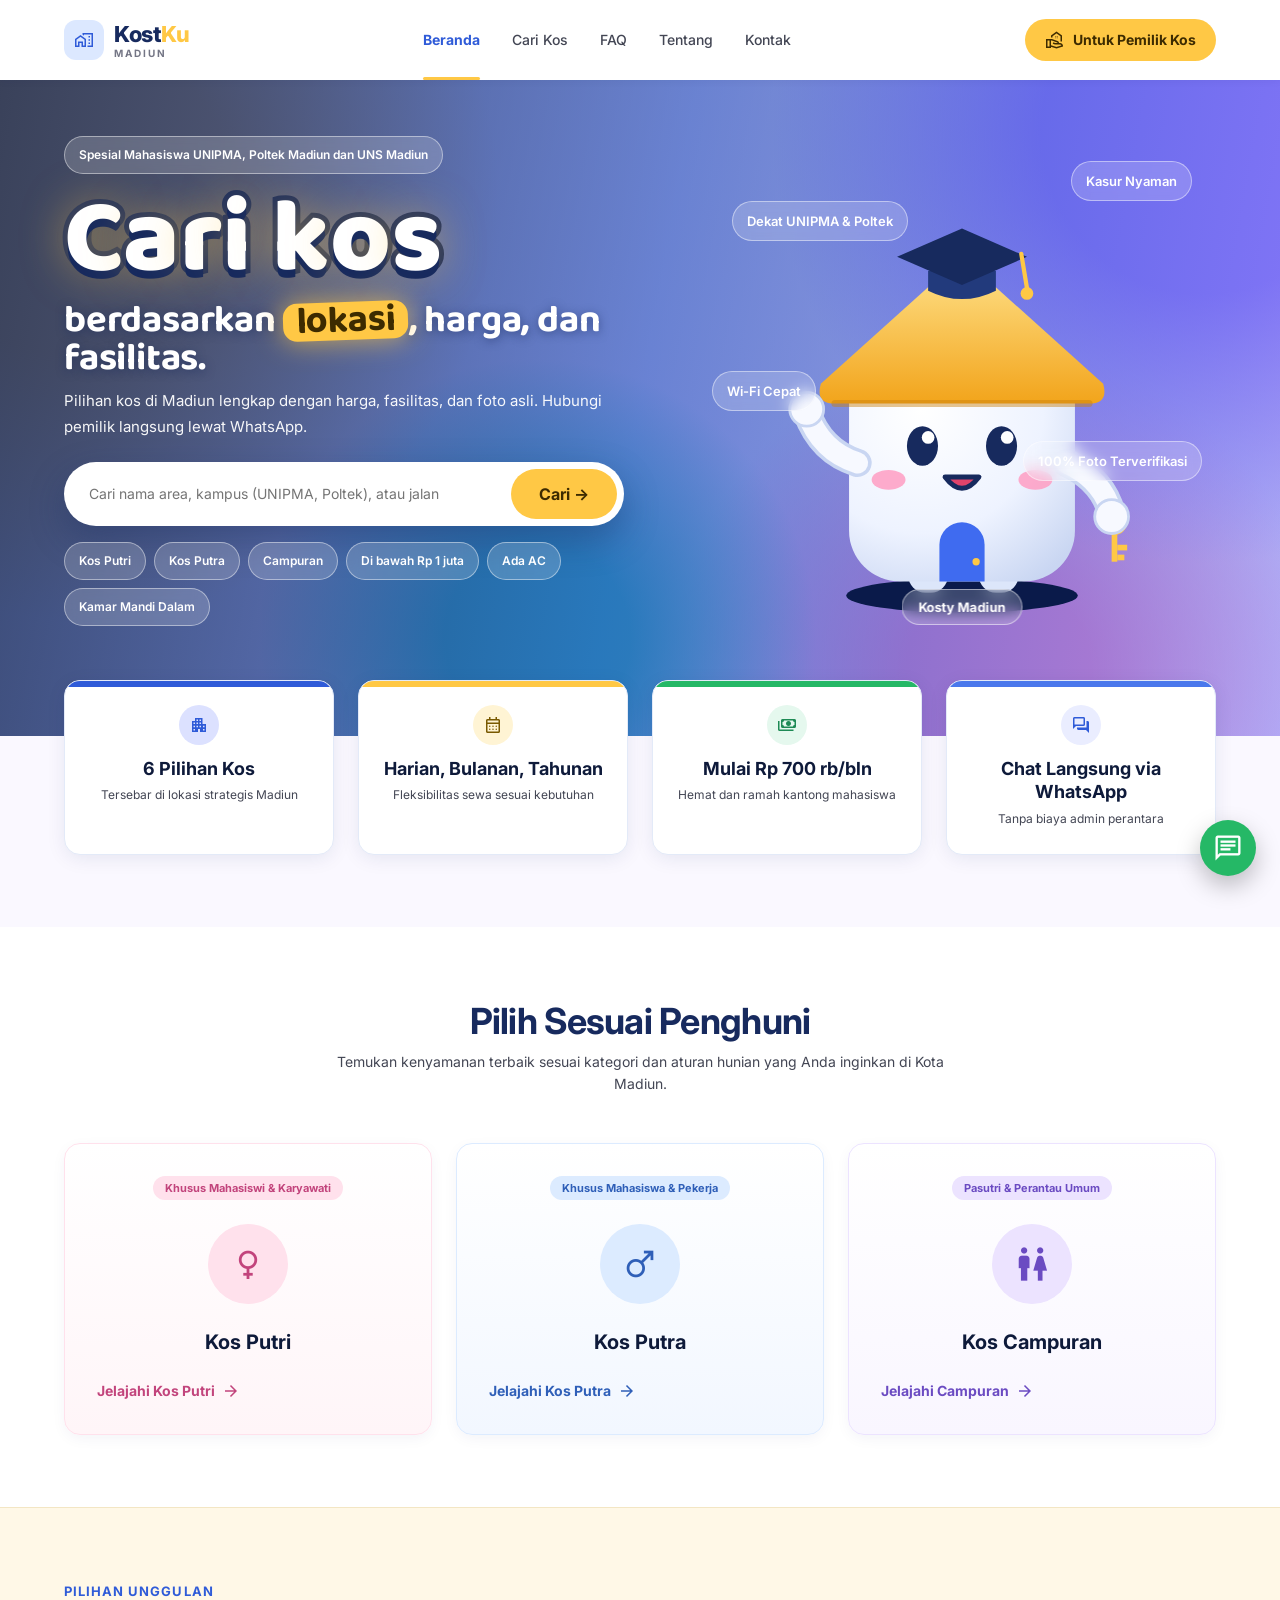
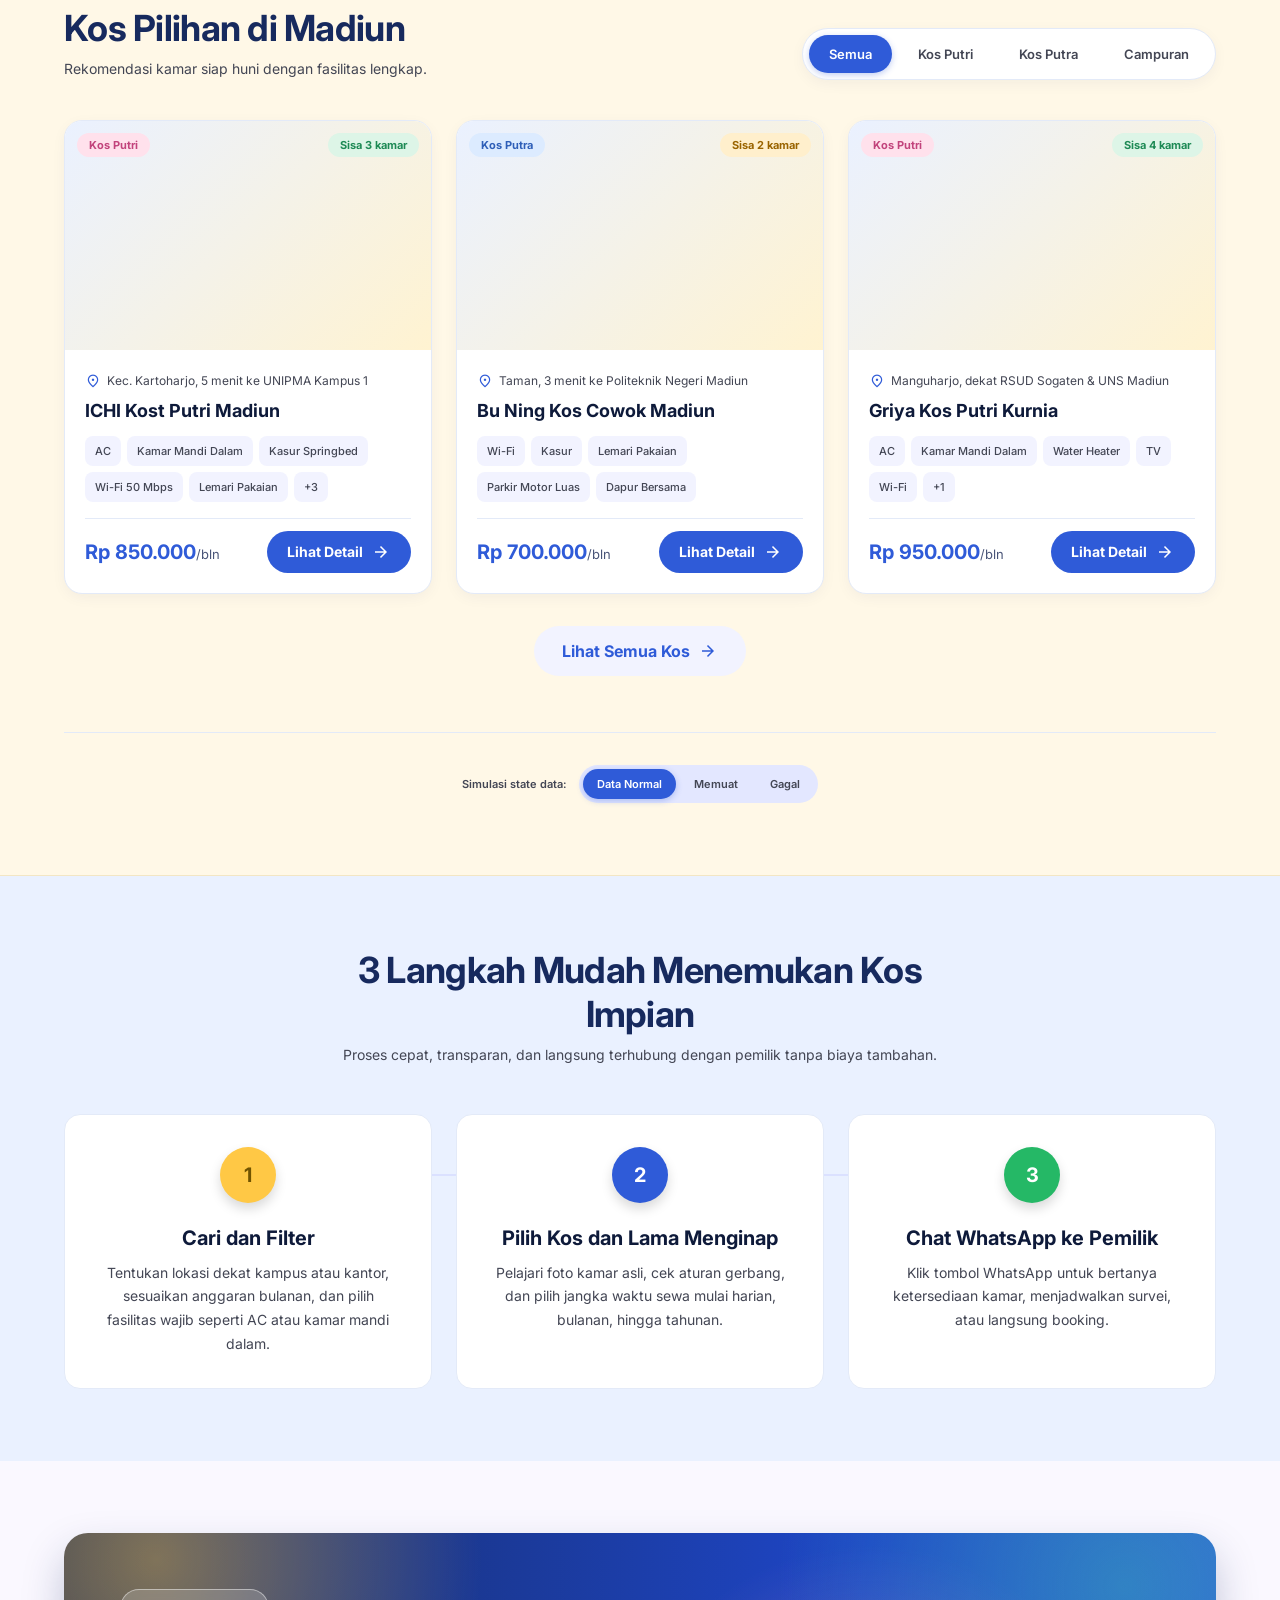
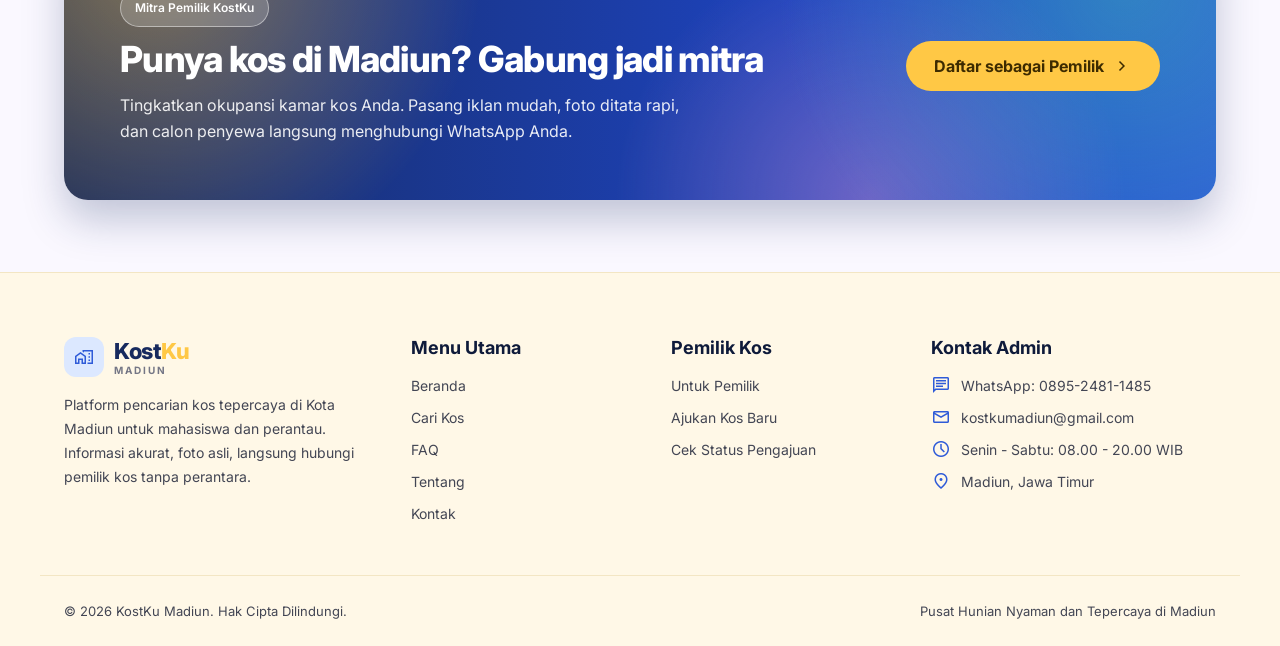
<file: index.html>
<!DOCTYPE html>
<html lang="id">
<head>
  <meta charset="utf-8">
  <meta name="viewport" content="width=device-width, initial-scale=1">
  <title>KostKu Madiun - Platform Pencarian Kos di Kota Madiun</title>
  <meta name="description" content="Cari kos di Madiun berdasarkan lokasi, harga, dan fasilitas. Foto asli, hubungi pemilik langsung lewat WhatsApp.">
  <link rel="preconnect" href="https://fonts.googleapis.com">
  <link rel="preconnect" href="https://fonts.gstatic.com" crossorigin>
  <link rel="stylesheet" href="https://fonts.googleapis.com/css2?family=Inter:wght@400;500;600;700;800&family=Baloo+2:wght@600;700;800&display=swap">
  <link rel="stylesheet" href="https://fonts.googleapis.com/css2?family=Material+Symbols+Outlined:wght,FILL@100..700,0..1&display=swap">
  <link rel="stylesheet" href="src/css/base.css">
  <link rel="stylesheet" href="src/css/components.css">
  <link rel="stylesheet" href="src/css/pages/home.css">
</head>
<body>
  <header class="header" id="site-header"></header>

  <main>
    <!-- 1. Hero -->
    <section class="hero hero--home">
      <div class="container hero__inner hero__grid">
        <div>
          <span class="pill">Spesial Mahasiswa UNIPMA, Poltek Madiun dan UNS Madiun</span>
          <h1 class="hero__title">
            <span class="hero__big" id="hero-big">Cari kos</span>
            <span class="hero__line">berdasarkan <mark>lokasi</mark>, harga, dan fasilitas.</span>
          </h1>
          <p class="hero__sub">Pilihan kos di Madiun lengkap dengan harga, fasilitas, dan foto asli. Hubungi pemilik langsung lewat WhatsApp.</p>
          <form class="search" id="hero-search" role="search">
            <input type="search" name="q" placeholder="Cari nama area, kampus (UNIPMA, Poltek), atau jalan" aria-label="Cari kos">
            <button class="btn btn--yellow btn--lg" type="submit">Cari →</button>
          </form>
          <div class="hero__chips">
            <a class="pill" href="kos.html?tipe=Putri">Kos Putri</a>
            <a class="pill" href="kos.html?tipe=Putra">Kos Putra</a>
            <a class="pill" href="kos.html?tipe=Campuran">Campuran</a>
            <a class="pill" href="kos.html?max=999999">Di bawah Rp 1 juta</a>
            <a class="pill" href="kos.html?f=ac">Ada AC</a>
            <a class="pill" href="kos.html?f=kamar-mandi-dalam">Kamar Mandi Dalam</a>
          </div>
        </div>

        <div class="hero__stage" aria-hidden="true">
          <span class="pill hero__float">Dekat UNIPMA &amp; Poltek</span>
          <span class="pill hero__float">Wi-Fi Cepat</span>
          <span class="pill hero__float">Kasur Nyaman</span>
          <span class="pill hero__float">100% Foto Terverifikasi</span>
          <svg viewBox="0 0 300 340" aria-label="Kosty Madiun">
            <defs>
              <radialGradient id="kosty-body" cx=".32" cy=".25" r=".9"><stop offset="0" stop-color="#fff"/><stop offset=".6" stop-color="#EEF3FF"/><stop offset="1" stop-color="#C9D6F2"/></radialGradient>
              <linearGradient id="kosty-roof" x1="0" x2="0" y1="0" y2="1"><stop offset="0" stop-color="#FFE48F"/><stop offset="1" stop-color="#F2A41B"/></linearGradient>
            </defs>
            <ellipse class="kosty-shadow" cx="150" cy="322" rx="82" ry="12" fill="#0A1A4A"/>
            <g class="kosty-jump"><g class="kosty-breathe">
              <rect x="112" y="294" width="28" height="26" rx="12" fill="#DCE6FA"/><rect x="162" y="294" width="28" height="26" rx="12" fill="#DCE6FA"/>
              <rect x="70" y="150" width="160" height="162" rx="36" fill="url(#kosty-body)"/>
              <ellipse cx="108" cy="176" rx="22" ry="10" fill="#fff" opacity=".7"/>
              <path d="M134 312V286a16 16 0 0 1 32 0V312z" fill="#3F6BF0"/><circle cx="160" cy="298" r="2.6" fill="#FFC845"/>
              <g class="kosty-eye"><ellipse cx="122" cy="216" rx="11" ry="14" fill="#172A5E"/><circle cx="126" cy="210" r="4.5" fill="#fff"/></g>
              <g class="kosty-eye"><ellipse cx="178" cy="216" rx="11" ry="14" fill="#172A5E"/><circle cx="182" cy="210" r="4.5" fill="#fff"/></g>
              <ellipse cx="98" cy="240" rx="12" ry="7" fill="#FF9EC4" opacity=".85"/><ellipse cx="202" cy="240" rx="12" ry="7" fill="#FF9EC4" opacity=".85"/>
              <path d="M138 238q12 16 24 0z" fill="#E0436B" stroke="#172A5E" stroke-width="3.5" stroke-linejoin="round"/>
              <path d="M50 172L150 82l100 90q4 14-10 14H60q-14 0-10-14z" fill="url(#kosty-roof)"/>
              <path d="M60 186h180" stroke="#C97F0C" stroke-width="5" stroke-linecap="round" opacity=".45"/>
              <path d="M126 92v14q24 12 48 0V92z" fill="#223A7C"/><path d="M104 82L150 62l46 20-46 20z" fill="#172A5E"/>
              <path d="M192 80l4 24" stroke="#FFC845" stroke-width="3" stroke-linecap="round"/><circle cx="196" cy="108" r="4.5" fill="#FFC845"/>
              <g class="kosty-arm"><path d="M76 228Q50 220 40 192" stroke="#C9D6F2" stroke-width="20" stroke-linecap="round" fill="none"/><path d="M76 228Q50 220 40 192" stroke="#F7F9FF" stroke-width="15" stroke-linecap="round" fill="none"/><circle cx="40" cy="190" r="12" fill="#F7F9FF" stroke="#C9D6F2" stroke-width="2"/></g>
              <path d="M224 228Q250 240 256 264" stroke="#C9D6F2" stroke-width="20" stroke-linecap="round" fill="none"/><path d="M224 228Q250 240 256 264" stroke="#F7F9FF" stroke-width="15" stroke-linecap="round" fill="none"/>
              <g class="kosty-key"><rect x="256" y="274" width="4" height="24" fill="#FFC845"/><rect x="260" y="286" width="7" height="4" fill="#FFC845"/><rect x="260" y="293" width="5" height="4" fill="#FFC845"/><circle cx="258" cy="270" r="7" stroke="#FFC845" stroke-width="4" fill="none"/></g>
              <circle cx="256" cy="266" r="12" fill="#F7F9FF" stroke="#C9D6F2" stroke-width="2"/>
            </g></g>
          </svg>
          <span class="hero__name">Kosty Madiun</span>
        </div>
      </div>
    </section>

    <!-- 2. Strip info (diisi dari data oleh home.js) -->
    <section class="container strip">
      <div class="grid grid--4">
        <div class="strip-card" style="--accent:var(--blue);--accent-soft:#DCE1FF;--accent-ink:var(--blue)">
          <div class="strip-card__icon"><span class="icon">apartment</span></div>
          <h3><span id="stat-jumlah">6</span> Pilihan Kos</h3><p>Tersebar di lokasi strategis Madiun</p>
        </div>
        <div class="strip-card" style="--accent:var(--yellow);--accent-soft:#FFF4D4;--accent-ink:#795900">
          <div class="strip-card__icon"><span class="icon">calendar_month</span></div>
          <h3>Harian, Bulanan, Tahunan</h3><p>Fleksibilitas sewa sesuai kebutuhan</p>
        </div>
        <div class="strip-card" style="--accent:var(--green);--accent-soft:#E5F8EE;--accent-ink:#1E8A55">
          <div class="strip-card__icon"><span class="icon">payments</span></div>
          <h3>Mulai <span id="stat-harga">Rp 700 rb</span>/bln</h3><p>Hemat dan ramah kantong mahasiswa</p>
        </div>
        <div class="strip-card" style="--accent:#4A78EC;--accent-soft:#EAEDFF;--accent-ink:var(--blue)">
          <div class="strip-card__icon"><span class="icon">forum</span></div>
          <h3>Chat Langsung via WhatsApp</h3><p>Tanpa biaya admin perantara</p>
        </div>
      </div>
    </section>

    <!-- 3. Pilih sesuai penghuni -->
    <section class="section section--white" style="margin-top:72px">
      <div class="container">
        <div class="section__head">
          <h2 class="title-lg">Pilih Sesuai Penghuni</h2>
          <p>Temukan kenyamanan terbaik sesuai kategori dan aturan hunian yang Anda inginkan di Kota Madiun.</p>
        </div>
        <div class="grid grid--3">
          <div class="kategori" style="--bg:#FFF5F8;--bd:#FFE1EC;--ink2:#C2447C">
            <div><span class="tag tag--putri">Khusus Mahasiswi &amp; Karyawati</span>
              <div class="kategori__icon"><span class="icon">female</span></div><h3 class="title-sm">Kos Putri</h3></div>
            <a class="kategori__link" href="kos.html?tipe=Putri">Jelajahi Kos Putri <span class="icon">arrow_forward</span></a>
          </div>
          <div class="kategori" style="--bg:#F2F7FF;--bd:#DCEBFF;--ink2:#2F5FB8">
            <div><span class="tag tag--putra">Khusus Mahasiswa &amp; Pekerja</span>
              <div class="kategori__icon"><span class="icon">male</span></div><h3 class="title-sm">Kos Putra</h3></div>
            <a class="kategori__link" href="kos.html?tipe=Putra">Jelajahi Kos Putra <span class="icon">arrow_forward</span></a>
          </div>
          <div class="kategori" style="--bg:#F9F6FF;--bd:#ECE3FF;--ink2:#6B4BC2">
            <div><span class="tag tag--campuran">Pasutri &amp; Perantau Umum</span>
              <div class="kategori__icon"><span class="icon">wc</span></div><h3 class="title-sm">Kos Campuran</h3></div>
            <a class="kategori__link" href="kos.html?tipe=Campuran">Jelajahi Campuran <span class="icon">arrow_forward</span></a>
          </div>
        </div>
      </div>
    </section>

    <!-- 4. Kos pilihan -->
    <section class="section section--cream" style="border-block:1px solid #F3E6C4">
      <div class="container">
        <div class="section__head section__head--row">
          <div>
            <span class="eyebrow">Pilihan Unggulan</span>
            <h2 class="title-lg">Kos Pilihan di Madiun</h2>
            <p class="text-muted" style="margin-top:8px">Rekomendasi kamar siap huni dengan fasilitas lengkap.</p>
          </div>
          <div class="toolbar" id="tab-tipe" role="tablist" aria-label="Filter kategori kos">
            <button class="tabs__btn is-active" data-tipe="semua" type="button">Semua</button>
            <button class="tabs__btn" data-tipe="Putri" type="button">Kos Putri</button>
            <button class="tabs__btn" data-tipe="Putra" type="button">Kos Putra</button>
            <button class="tabs__btn" data-tipe="Campuran" type="button">Campuran</button>
          </div>
        </div>
        <div class="grid grid--3" id="listing"></div>
        <div style="margin-top:32px;text-align:center"><a class="btn btn--soft btn--lg" href="kos.html">Lihat Semua Kos <span class="icon">arrow_forward</span></a></div>

        <div class="simulasi" id="simulasi">
          <span>Simulasi state data:</span>
          <div class="tabs">
            <button class="tabs__btn is-active" data-state="normal" type="button">Data Normal</button>
            <button class="tabs__btn" data-state="skeleton" type="button">Memuat</button>
            <button class="tabs__btn" data-state="error" type="button">Gagal</button>
          </div>
        </div>
      </div>
    </section>

    <!-- 5. Cara mencari kos -->
    <section class="section section--soft">
      <div class="container">
        <div class="section__head">
          <h2 class="title-lg">3 Langkah Mudah Menemukan Kos Impian</h2>
          <p>Proses cepat, transparan, dan langsung terhubung dengan pemilik tanpa biaya tambahan.</p>
        </div>
        <div class="grid grid--3 steps">
          <div class="step" style="--c:var(--yellow);color:#3D2B00"><div class="step__no" style="color:#715300">1</div><h3 style="color:var(--ink)">Cari dan Filter</h3><p>Tentukan lokasi dekat kampus atau kantor, sesuaikan anggaran bulanan, dan pilih fasilitas wajib seperti AC atau kamar mandi dalam.</p></div>
          <div class="step" style="--c:var(--blue)"><div class="step__no">2</div><h3>Pilih Kos dan Lama Menginap</h3><p>Pelajari foto kamar asli, cek aturan gerbang, dan pilih jangka waktu sewa mulai harian, bulanan, hingga tahunan.</p></div>
          <div class="step" style="--c:var(--green)"><div class="step__no">3</div><h3>Chat WhatsApp ke Pemilik</h3><p>Klik tombol WhatsApp untuk bertanya ketersediaan kamar, menjadwalkan survei, atau langsung booking.</p></div>
        </div>
      </div>
    </section>

    <!-- 6. CTA pemilik kos -->
    <section class="section">
      <div class="container">
        <div class="cta-banner"><div class="cta-banner__inner">
          <div>
            <span class="pill">Mitra Pemilik KostKu</span>
            <h2 style="margin-top:12px">Punya kos di Madiun? Gabung jadi mitra</h2>
            <p>Tingkatkan okupansi kamar kos Anda. Pasang iklan mudah, foto ditata rapi, dan calon penyewa langsung menghubungi WhatsApp Anda.</p>
          </div>
          <a class="btn btn--yellow btn--lg" href="pemilik.html">Daftar sebagai Pemilik <span class="icon">chevron_right</span></a>
        </div></div>
      </div>
    </section>
  </main>

  <footer class="footer" id="site-footer"></footer>
  <script type="module" src="src/js/pages/home.js"></script>
</body>
</html>
</file>
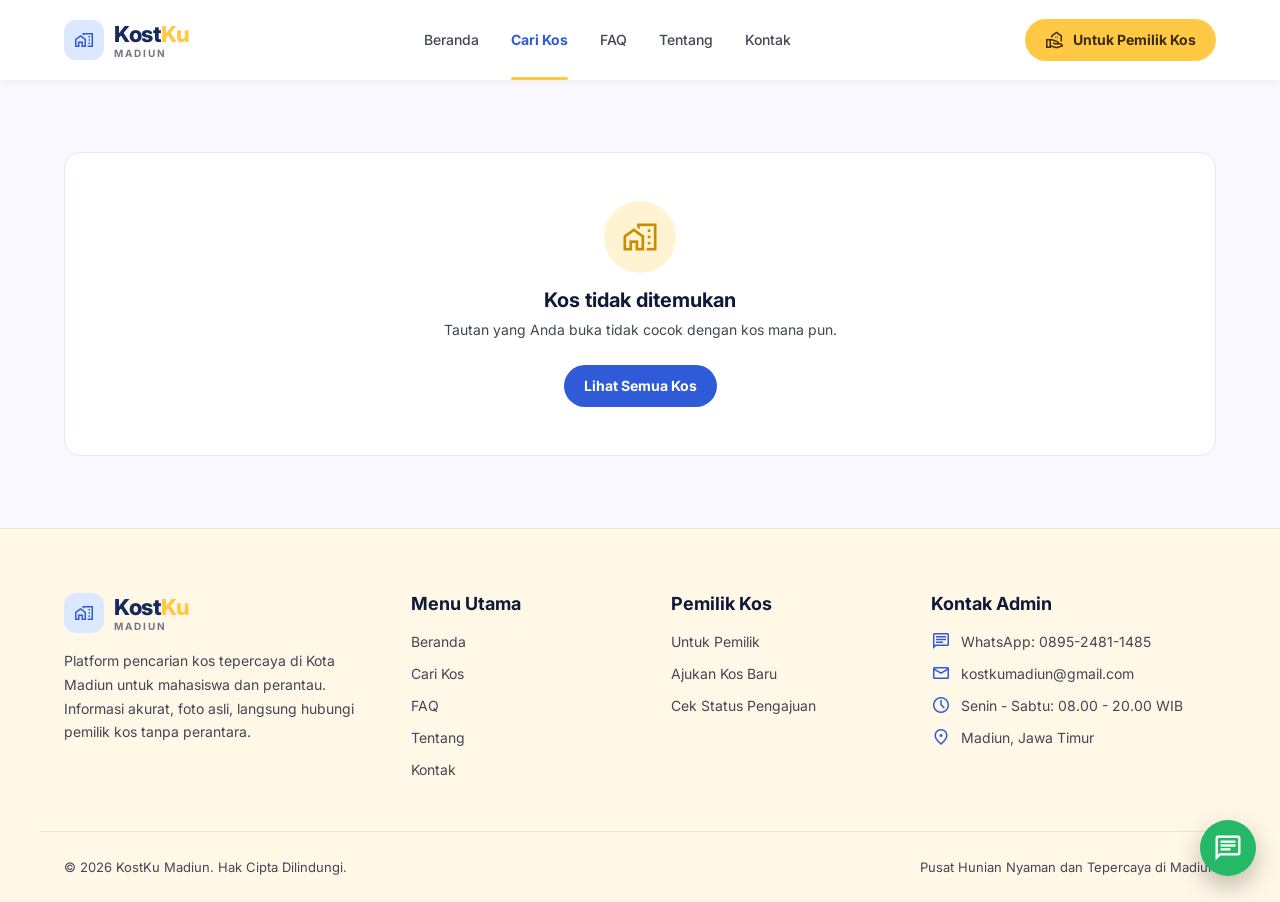
<file: detail.html>
<!DOCTYPE html>
<html lang="id">
<head>
  <meta charset="utf-8">
  <meta name="viewport" content="width=device-width, initial-scale=1">
  <title>Detail Kos - KostKu Madiun</title>
  <link rel="preconnect" href="https://fonts.googleapis.com">
  <link rel="preconnect" href="https://fonts.gstatic.com" crossorigin>
  <link rel="stylesheet" href="https://fonts.googleapis.com/css2?family=Inter:wght@400;500;600;700;800&display=swap">
  <link rel="stylesheet" href="https://fonts.googleapis.com/css2?family=Material+Symbols+Outlined:wght,FILL@100..700,0..1&display=swap">
  <link rel="stylesheet" href="src/css/base.css">
  <link rel="stylesheet" href="src/css/components.css">
  <link rel="stylesheet" href="src/css/pages/detail.css">
</head>
<body>
  <header class="header" id="site-header"></header>
  <main id="detail-root"><!-- diisi oleh src/js/pages/detail.js berdasarkan ?id= --></main>
  <footer class="footer" id="site-footer"></footer>
  <script type="module" src="src/js/pages/detail.js"></script>
</body>
</html>
</file>
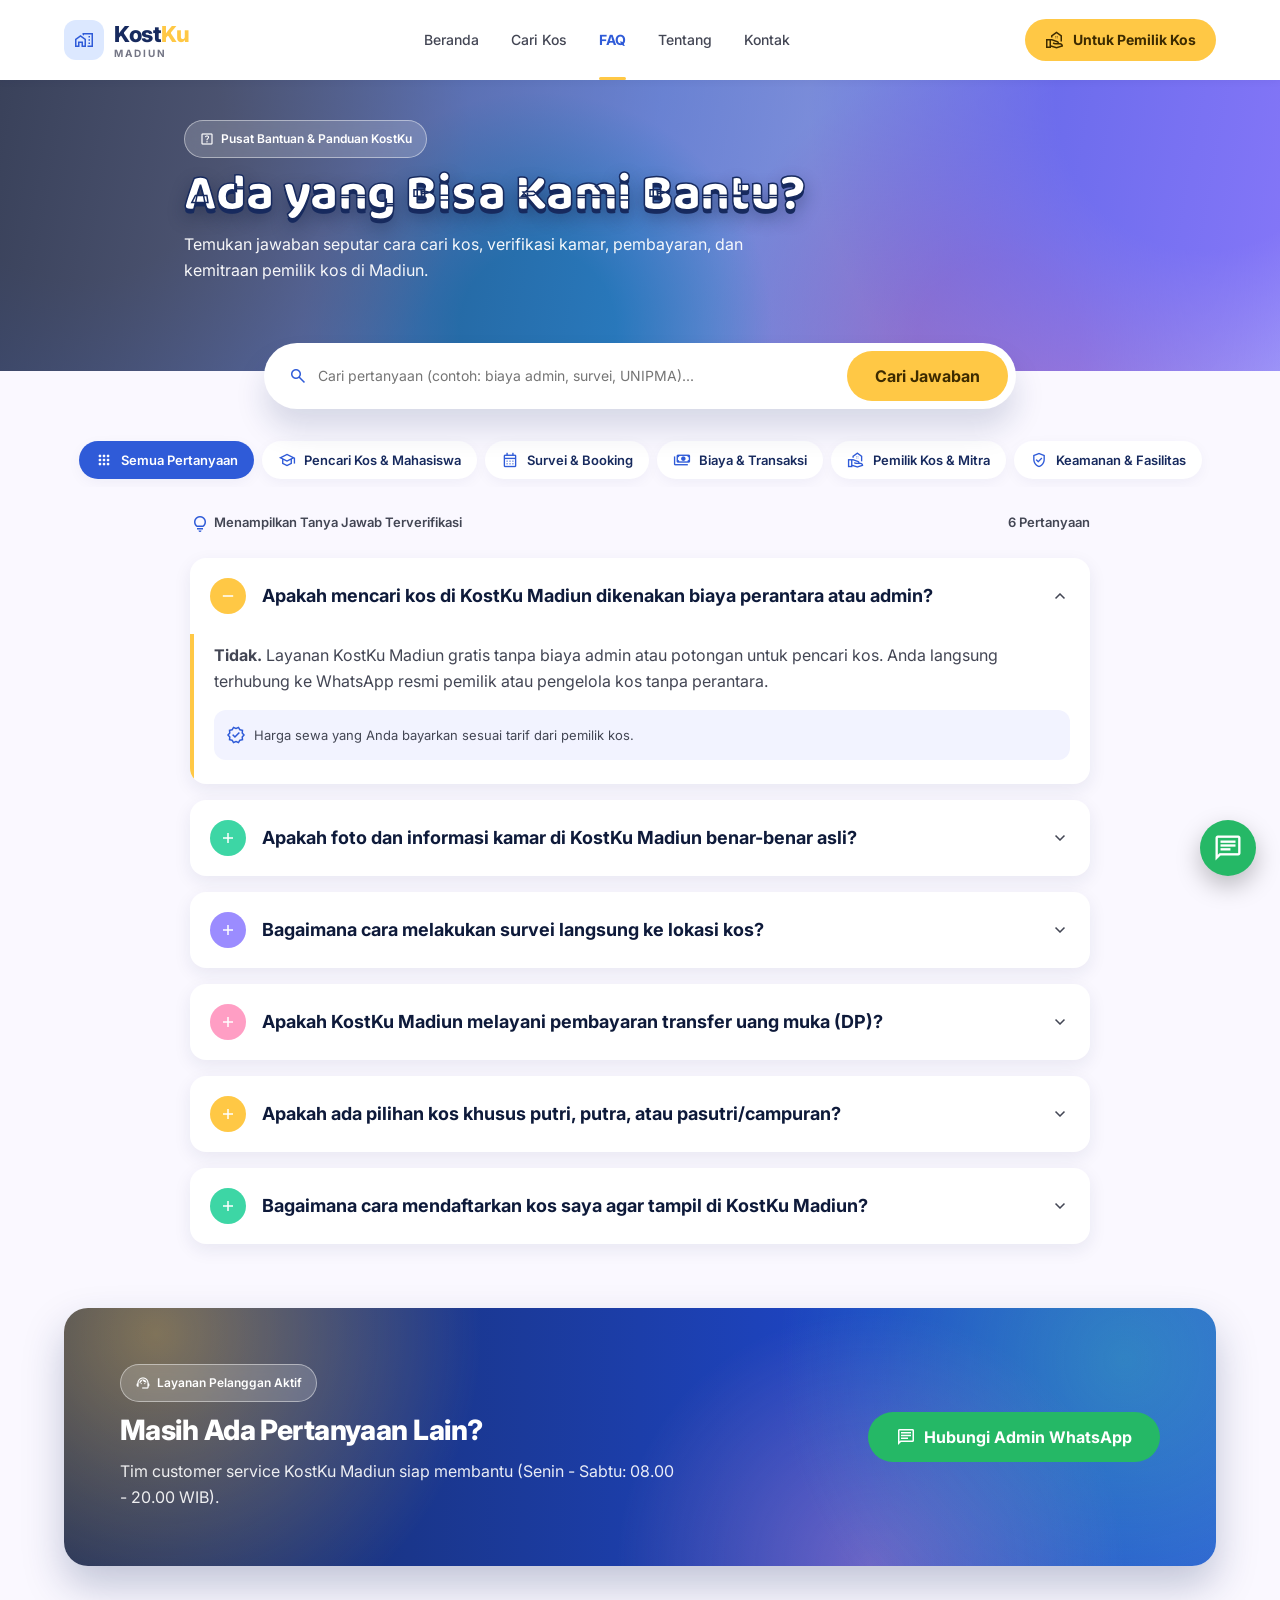
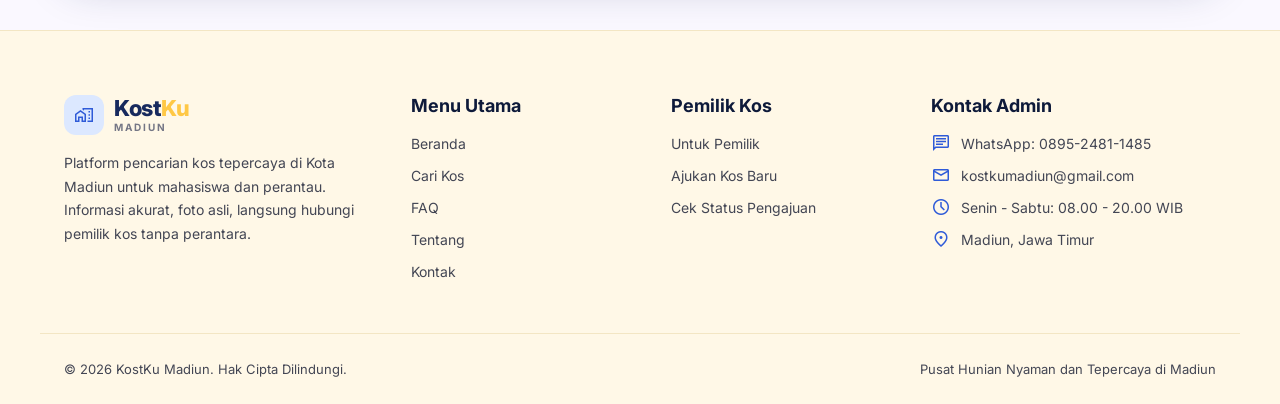
<file: faq.html>
<!DOCTYPE html>
<html lang="id">
<head>
  <meta charset="utf-8">
  <meta name="viewport" content="width=device-width, initial-scale=1">
  <title>FAQ - KostKu Madiun</title>
  <link rel="preconnect" href="https://fonts.googleapis.com">
  <link rel="preconnect" href="https://fonts.gstatic.com" crossorigin>
  <link rel="stylesheet" href="https://fonts.googleapis.com/css2?family=Inter:wght@400;500;600;700;800&family=Baloo+2:wght@700;800&display=swap">
  <link rel="stylesheet" href="https://fonts.googleapis.com/css2?family=Material+Symbols+Outlined:wght,FILL@100..700,0..1&display=swap">
  <link rel="stylesheet" href="src/css/base.css">
  <link rel="stylesheet" href="src/css/components.css">
  <link rel="stylesheet" href="src/css/pages/faq.css">
</head>
<body>
  <header class="header" id="site-header"></header>
  <main>
    <section class="hero hero--page hero--faq">
      <div class="container hero__inner">
        <span class="pill"><span class="icon">help_center</span>Pusat Bantuan &amp; Panduan KostKu</span>
        <h1 class="hero__title hero__title--page">Ada yang Bisa Kami Bantu?</h1>
        <p class="hero__sub">Temukan jawaban seputar cara cari kos, verifikasi kamar, pembayaran, dan kemitraan pemilik kos di Madiun.</p>
      </div>
    </section>
    <div class="faq-search">
      <form id="faq-form" role="search">
        <label><span class="icon">search</span><input type="search" id="faq-q" placeholder="Cari pertanyaan (contoh: biaya admin, survei, UNIPMA)..." aria-label="Cari pertanyaan"></label>
        <button class="btn btn--yellow btn--lg" type="submit">Cari Jawaban</button>
      </form>
    </div>
    <div class="container">
      <div class="faq-chips" id="faq-kategori" role="group" aria-label="Kategori pertanyaan"></div>
      <div class="faq-list">
        <div class="faq-list__top"><span><span class="icon">lightbulb</span>Menampilkan Tanya Jawab Terverifikasi</span><span id="faq-jumlah"></span></div>
        <div class="accordion" id="faq-daftar"></div>
        <div class="state-box hidden" id="faq-kosong" style="margin-top:24px">
          <div class="state-box__icon"><span class="icon">manage_search</span></div><h3>Pertanyaan tidak ditemukan</h3>
          <p>Kata kunci Anda belum ada di daftar FAQ. Hubungi admin kami lewat WhatsApp untuk jawaban langsung.</p>
        </div>
      </div>
      <div class="cta-banner faq-cta"><div class="cta-banner__inner">
        <div><span class="pill"><span class="icon">support_agent</span>Layanan Pelanggan Aktif</span>
          <h2 style="margin-top:12px;font-size:28px">Masih Ada Pertanyaan Lain?</h2>
          <p id="faq-jam"></p></div>
        <a class="btn btn--green btn--lg" id="faq-wa" target="_blank" rel="noopener noreferrer" href="#"><span class="icon">chat</span>Hubungi Admin WhatsApp</a>
      </div></div>
    </div>
  </main>
  <footer class="footer" id="site-footer"></footer>
  <script type="module" src="src/js/pages/faq.js"></script>
</body>
</html>
</file>
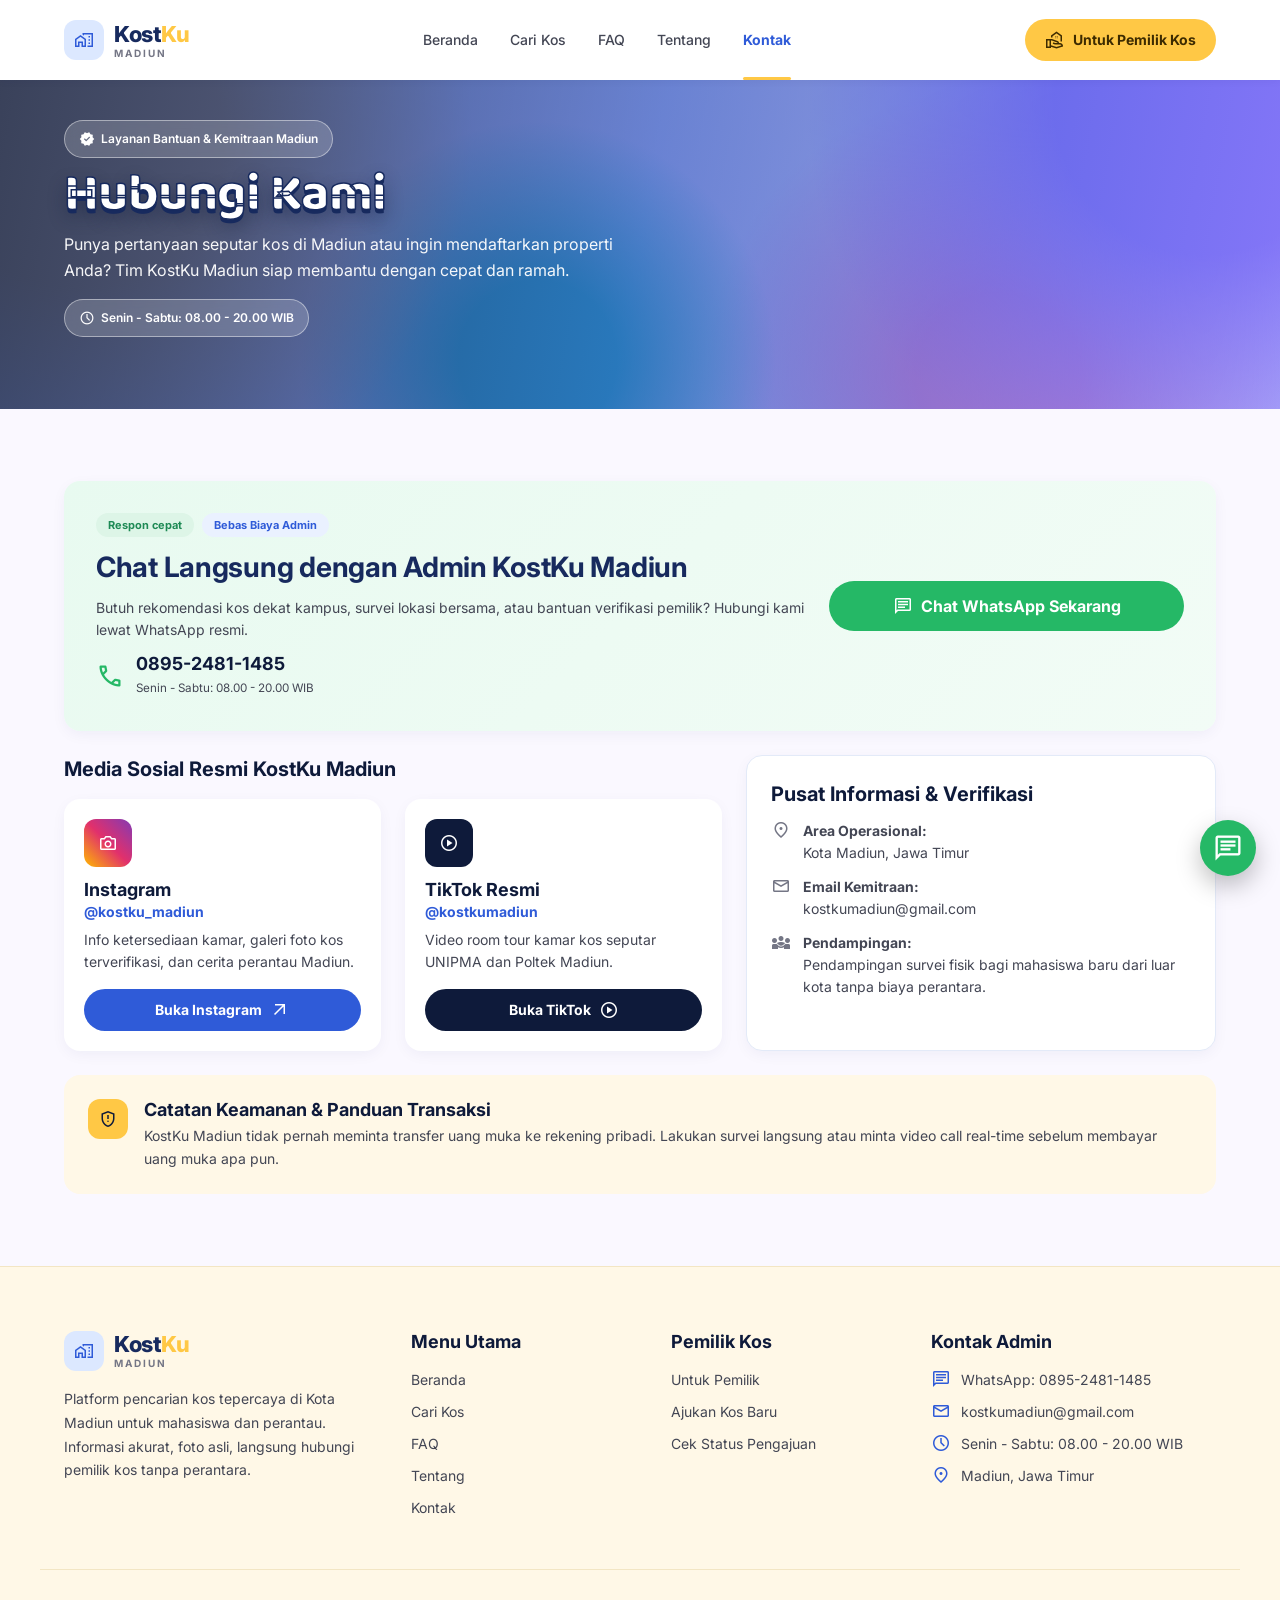
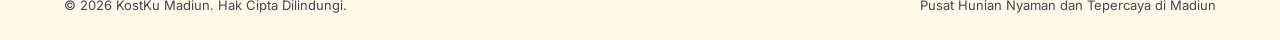
<file: kontak.html>
<!DOCTYPE html>
<html lang="id">
<head>
  <meta charset="utf-8">
  <meta name="viewport" content="width=device-width, initial-scale=1">
  <title>Hubungi Kami - KostKu Madiun</title>
  <link rel="preconnect" href="https://fonts.googleapis.com">
  <link rel="preconnect" href="https://fonts.gstatic.com" crossorigin>
  <link rel="stylesheet" href="https://fonts.googleapis.com/css2?family=Inter:wght@400;500;600;700;800&family=Baloo+2:wght@700;800&display=swap">
  <link rel="stylesheet" href="https://fonts.googleapis.com/css2?family=Material+Symbols+Outlined:wght,FILL@100..700,0..1&display=swap">
  <link rel="stylesheet" href="src/css/base.css">
  <link rel="stylesheet" href="src/css/components.css">
  <link rel="stylesheet" href="src/css/pages/about.css">
</head>
<body>
  <header class="header" id="site-header"></header>
  <main>
    <section class="hero hero--page">
      <div class="container hero__inner">
        <span class="pill"><span class="icon icon--fill">verified</span>Layanan Bantuan &amp; Kemitraan Madiun</span>
        <h1 class="hero__title hero__title--page">Hubungi Kami</h1>
        <p class="hero__sub">Punya pertanyaan seputar kos di Madiun atau ingin mendaftarkan properti Anda? Tim KostKu Madiun siap membantu dengan cepat dan ramah.</p>
        <div class="hero__tags"><span class="pill"><span class="icon">schedule</span><span data-isi="jam"></span></span></div>
      </div>
    </section>

    <section class="container section" style="display:flex;flex-direction:column;gap:24px">
      <div class="wa-hero">
        <div class="stack" style="gap:12px">
          <div style="display:flex;flex-wrap:wrap;gap:8px"><span class="tag tag--tersedia">Respon cepat</span><span class="tag tag--info">Bebas Biaya Admin</span></div>
          <h2 class="title-md">Chat Langsung dengan Admin KostKu Madiun</h2>
          <p class="text-muted">Butuh rekomendasi kos dekat kampus, survei lokasi bersama, atau bantuan verifikasi pemilik? Hubungi kami lewat WhatsApp resmi.</p>
          <div style="display:flex;align-items:center;gap:12px"><span class="icon" style="color:var(--green);font-size:28px">call</span>
            <div><strong style="font-size:18px" data-isi="wa"></strong><br><small class="text-muted" data-isi="jam"></small></div></div>
        </div>
        <a class="btn btn--green btn--lg btn--block" id="wa-utama" target="_blank" rel="noopener noreferrer" href="#"><span class="icon">chat</span>Chat WhatsApp Sekarang</a>
      </div>

      <div class="kontak-grid">
        <div class="stack">
          <h3 class="title-sm">Media Sosial Resmi KostKu Madiun</h3>
          <div class="grid grid--2">
            <div class="sosmed"><div class="stack" style="gap:12px">
              <span class="sosmed__ikon" style="background:linear-gradient(45deg,#FFB900,#E1306C,#833AB4)"><span class="icon">photo_camera</span></span>
              <div><h4 style="font-size:18px">Instagram</h4><strong style="color:var(--blue)">@kostku_madiun</strong>
              <p class="text-muted" style="margin-top:6px">Info ketersediaan kamar, galeri foto kos terverifikasi, dan cerita perantau Madiun.</p></div></div>
              <a class="btn btn--blue btn--block" id="link-ig" target="_blank" rel="noopener noreferrer" href="#">Buka Instagram <span class="icon">arrow_outward</span></a></div>
            <div class="sosmed"><div class="stack" style="gap:12px">
              <span class="sosmed__ikon" style="background:var(--ink)"><span class="icon">play_circle</span></span>
              <div><h4 style="font-size:18px">TikTok Resmi</h4><strong style="color:var(--blue)">@kostkumadiun</strong>
              <p class="text-muted" style="margin-top:6px">Video room tour kamar kos seputar UNIPMA dan Poltek Madiun.</p></div></div>
              <a class="btn btn--blue btn--block" id="link-tt" style="background:var(--ink)" target="_blank" rel="noopener noreferrer" href="#">Buka TikTok <span class="icon">play_circle</span></a></div>
          </div>
        </div>
        <div class="card card--pad">
          <h3 class="title-sm">Pusat Informasi &amp; Verifikasi</h3>
          <p class="info-baris"><span class="icon">location_on</span><span><strong>Area Operasional:</strong><br>Kota Madiun, Jawa Timur</span></p>
          <p class="info-baris"><span class="icon">email</span><span><strong>Email Kemitraan:</strong><br><span data-isi="email"></span></span></p>
          <p class="info-baris"><span class="icon">diversity_3</span><span><strong>Pendampingan:</strong><br>Pendampingan survei fisik bagi mahasiswa baru dari luar kota tanpa biaya perantara.</span></p>
        </div>
      </div>

      <div class="catatan">
        <span class="catatan__ikon"><span class="icon">gpp_maybe</span></span>
        <div><h4 style="font-size:18px;margin-bottom:4px">Catatan Keamanan &amp; Panduan Transaksi</h4>
          <p class="text-muted" style="line-height:1.6">KostKu Madiun tidak pernah meminta transfer uang muka ke rekening pribadi. Lakukan survei langsung atau minta video call real-time sebelum membayar uang muka apa pun.</p></div>
      </div>
    </section>
  </main>
  <footer class="footer" id="site-footer"></footer>
  <script type="module">
    import { mountLayout } from './src/js/components/layout.js';
    import { SITE } from './src/js/config.js';
    import { linkAdmin } from './src/js/lib/whatsapp.js';
    mountLayout('kontak');
    const isi = { jam: SITE.jamOperasional, wa: SITE.whatsappTampil, email: SITE.email };
    document.querySelectorAll('[data-isi]').forEach((el) => (el.textContent = isi[el.dataset.isi]));
    document.getElementById('wa-utama').href = linkAdmin('Halo Admin KostKu Madiun, saya ingin bertanya seputar rekomendasi dan ketersediaan kamar kos.');
    document.getElementById('link-ig').href = SITE.instagram;
    document.getElementById('link-tt').href = SITE.tiktok;
  </script>
</body>
</html>
</file>
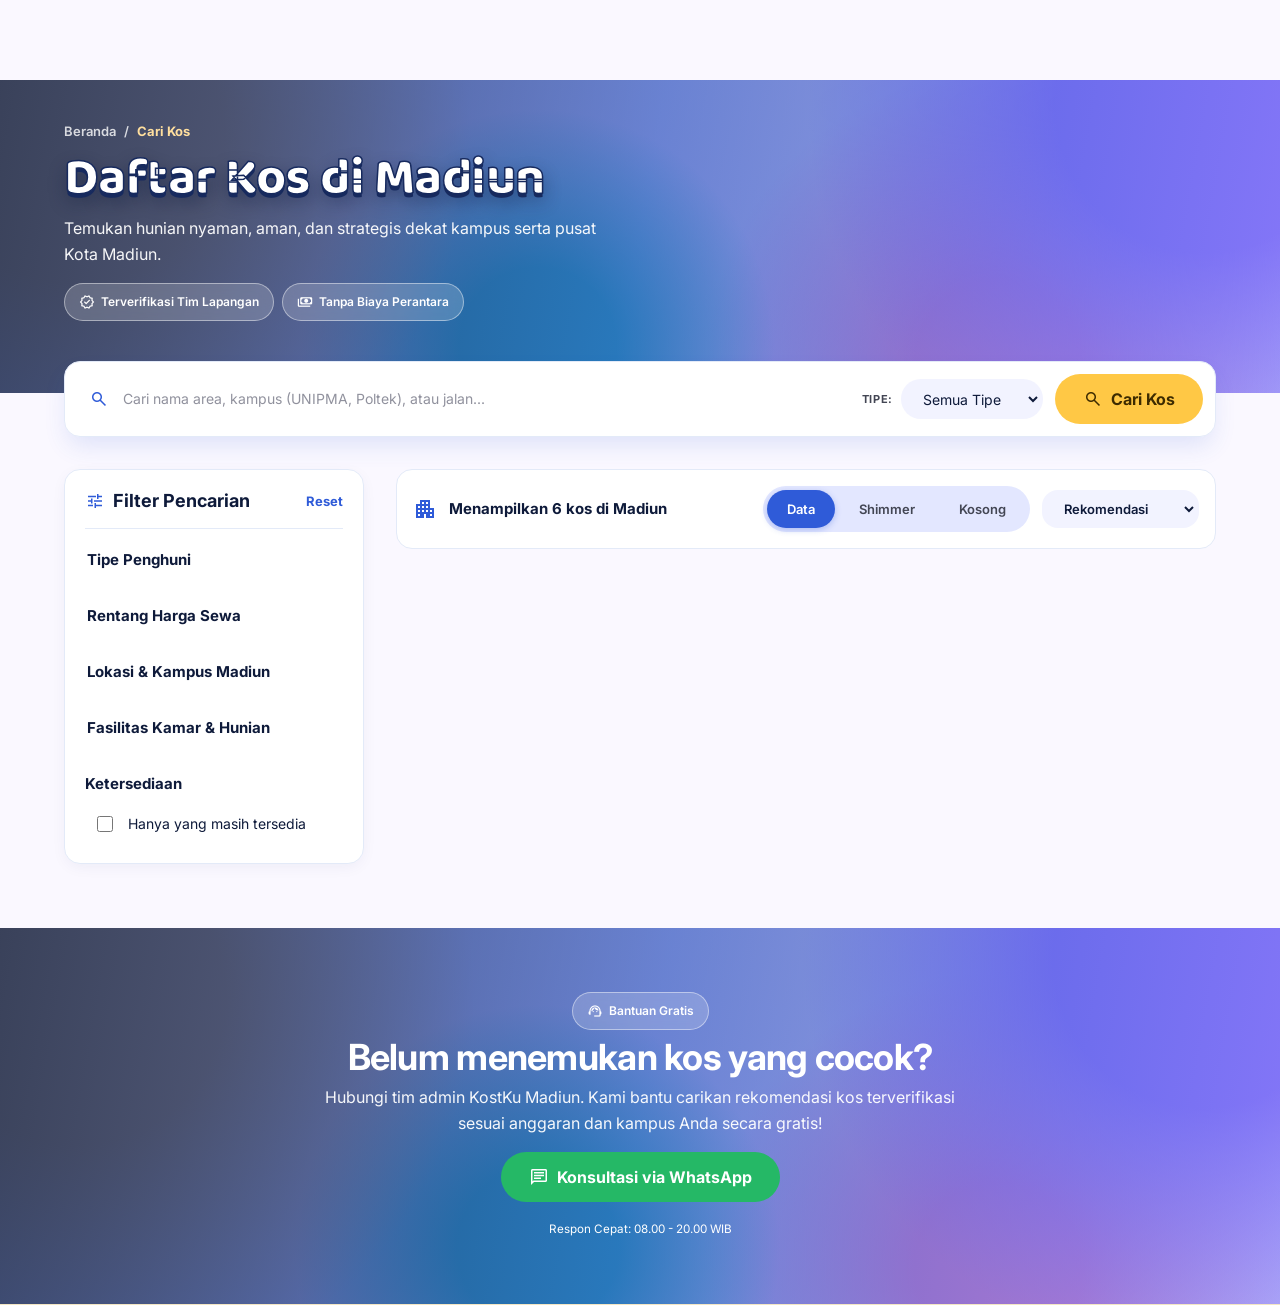
<file: kos.html>
<!DOCTYPE html>
<html lang="id">
<head>
  <meta charset="utf-8">
  <meta name="viewport" content="width=device-width, initial-scale=1">
  <title>Daftar Kos di Madiun - KostKu Madiun</title>
  <link rel="preconnect" href="https://fonts.googleapis.com">
  <link rel="preconnect" href="https://fonts.gstatic.com" crossorigin>
  <link rel="stylesheet" href="https://fonts.googleapis.com/css2?family=Inter:wght@400;500;600;700;800&family=Baloo+2:wght@700;800&display=swap">
  <link rel="stylesheet" href="https://fonts.googleapis.com/css2?family=Material+Symbols+Outlined:wght,FILL@100..700,0..1&display=swap">
  <link rel="stylesheet" href="src/css/base.css">
  <link rel="stylesheet" href="src/css/components.css">
  <link rel="stylesheet" href="src/css/pages/kos.css">
</head>
<body>
  <header class="header" id="site-header"></header>
  <main>
    <section class="hero hero--page">
      <div class="container hero__inner">
        <nav class="breadcrumb" aria-label="Breadcrumb"><a href="index.html">Beranda</a><span>/</span><span aria-current="page">Cari Kos</span></nav>
        <h1 class="hero__title hero__title--page">Daftar Kos di Madiun</h1>
        <p class="hero__sub">Temukan hunian nyaman, aman, dan strategis dekat kampus serta pusat Kota Madiun.</p>
        <div class="hero__tags">
          <span class="pill"><span class="icon">verified</span>Terverifikasi Tim Lapangan</span>
          <span class="pill"><span class="icon">payments</span>Tanpa Biaya Perantara</span>
        </div>
      </div>
    </section>

    <div class="container search-float">
      <form class="searchbar" id="search-form" role="search">
        <label class="searchbar__field"><span class="icon">search</span>
          <input type="search" id="input-q" placeholder="Cari nama area, kampus (UNIPMA, Poltek), atau jalan..." aria-label="Cari kos">
        </label>
        <div class="searchbar__tipe"><label for="select-tipe">Tipe:</label>
          <select class="select" id="select-tipe">
            <option value="semua">Semua Tipe</option><option value="Putri">Khusus Putri</option>
            <option value="Putra">Khusus Putra</option><option value="Campuran">Campuran</option>
          </select>
        </div>
        <button class="btn btn--yellow btn--lg" type="submit"><span class="icon">search</span>Cari Kos</button>
      </form>
    </div>

    <div class="container kos-layout">
      <aside class="card filter" aria-label="Filter pencarian">
        <div class="filter__head">
          <h2 class="filter__title"><span class="icon">tune</span>Filter Pencarian</h2>
          <button class="filter__reset" type="button" data-aksi="reset">Reset</button>
        </div>
        <fieldset class="filter__group"><legend>Tipe Penghuni</legend><div class="filter__chips" id="filter-tipe"></div></fieldset>
        <fieldset class="filter__group"><legend>Rentang Harga Sewa</legend><div id="filter-harga"></div></fieldset>
        <fieldset class="filter__group"><legend>Lokasi &amp; Kampus Madiun</legend><div id="filter-lokasi"></div></fieldset>
        <fieldset class="filter__group"><legend>Fasilitas Kamar &amp; Hunian</legend><div id="filter-fasilitas"></div></fieldset>
        <fieldset class="filter__group" style="margin:0"><legend>Ketersediaan</legend>
          <label class="check"><input type="checkbox" id="filter-tersedia"><span>Hanya yang masih tersedia</span></label>
        </fieldset>
      </aside>

      <section aria-live="polite">
        <div class="results__bar">
          <p class="results__count"><span class="icon">apartment</span><span>Menampilkan <span id="jumlah">6</span> kos di Madiun</span></p>
          <div class="results__tools">
            <div class="tabs" id="simulasi" aria-label="Simulasi state data">
              <button class="tabs__btn is-active" data-state="normal" type="button">Data</button>
              <button class="tabs__btn" data-state="skeleton" type="button">Shimmer</button>
              <button class="tabs__btn" data-state="kosong" type="button">Kosong</button>
            </div>
            <label class="sr-only" for="urut">Urutkan</label>
            <select class="select" id="urut">
              <option value="rekomendasi">Rekomendasi</option><option value="termurah">Harga Termurah</option><option value="tertinggi">Harga Tertinggi</option>
            </select>
          </div>
        </div>
        <div class="grid grid--2" id="hasil"></div>
        <nav class="pager" id="pager" aria-label="Navigasi halaman"></nav>
      </section>
    </div>

    <section class="hero banner-bantuan">
      <div class="hero__inner">
        <span class="pill"><span class="icon">support_agent</span>Bantuan Gratis</span>
        <h2>Belum menemukan kos yang cocok?</h2>
        <p>Hubungi tim admin KostKu Madiun. Kami bantu carikan rekomendasi kos terverifikasi sesuai anggaran dan kampus Anda secara gratis!</p>
        <a class="btn btn--green btn--lg" id="wa-bantuan" target="_blank" rel="noopener noreferrer" href="#"><span class="icon">chat</span>Konsultasi via WhatsApp</a>
        <small>Respon Cepat: 08.00 - 20.00 WIB</small>
      </div>
    </section>
  </main>
  <footer class="footer" id="site-footer"></footer>
  <script type="module" src="src/js/pages/kos.js"></script>
</body>
</html>
</file>
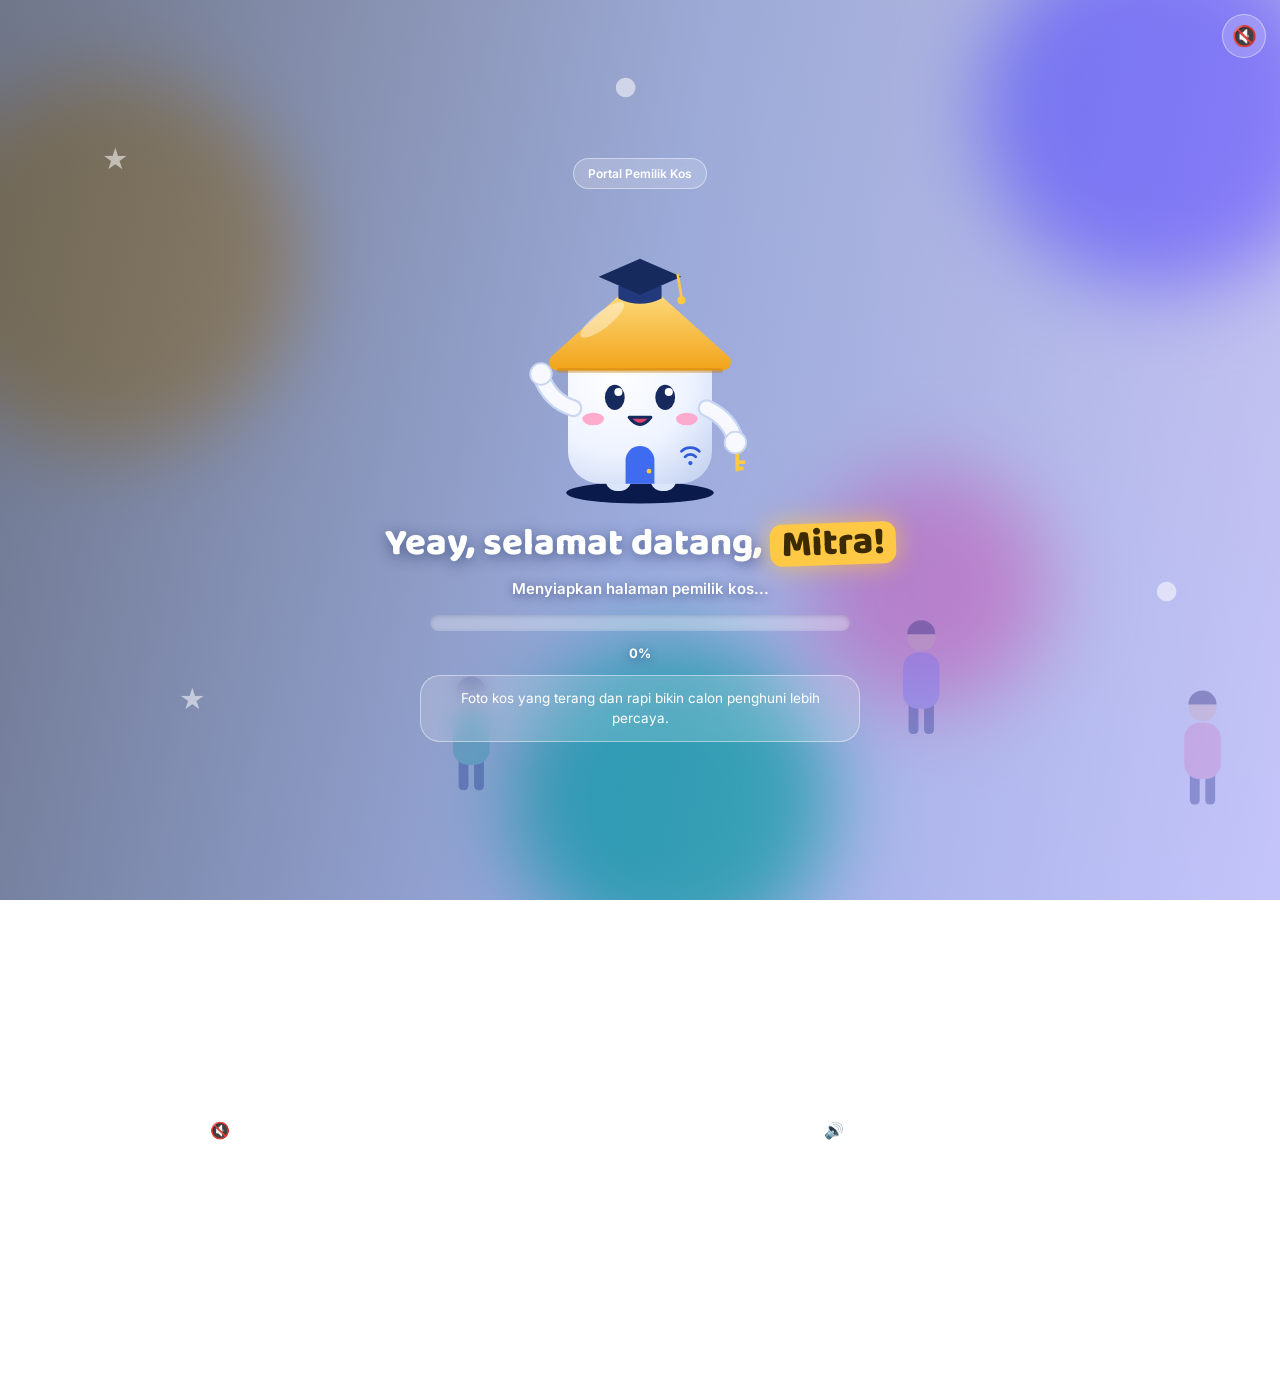
<file: memuat-pemilik.html>
<!DOCTYPE html>
<html lang="id">
<head>
<meta charset="utf-8">
<meta name="viewport" content="width=device-width, initial-scale=1, viewport-fit=cover">
<title>Memuat Halaman Pemilik – KostKu Madiun</title>
<link href="https://fonts.googleapis.com/css2?family=Baloo+2:wght@600;800&family=Inter:wght@400;500;600;700&display=swap" rel="stylesheet">
<style>
*{box-sizing:border-box;margin:0}
html,body{height:100%}
body{font-family:Inter,system-ui,sans-serif;color:#fff;overflow:hidden}
.screen{position:relative;height:100%;min-height:600px;overflow:hidden;background:linear-gradient(135deg,#FFF3D1,#EAF1FF);padding-top:env(safe-area-inset-top,0px);padding-bottom:env(safe-area-inset-bottom,0px)}
.blob{position:absolute;border-radius:50%;filter:blur(40px);animation:drift 14s ease-in-out infinite alternate}
.b1{width:380px;height:380px;background:#FFC845;left:-80px;top:8%}
.b2{width:320px;height:320px;background:#3DD6A5;left:40%;bottom:-60px;animation-delay:-4s}
.b3{width:360px;height:360px;background:#9B8CFF;right:-60px;top:-70px;animation-delay:-8s}
.b4{width:240px;height:240px;background:#FF9EC4;right:18%;top:52%;animation-delay:-2s}
@keyframes drift{to{transform:translate(50px,-30px) scale(1.15)}}
.people{position:absolute;inset:0;width:100%;height:100%;opacity:.4}
.walk{animation:walk 26s ease-in-out infinite alternate}
.w2{animation-duration:32s}.w3{animation-duration:22s}.w4{animation-duration:36s}
@keyframes walk{to{transform:translateX(150px)}}
.bob{animation:bob .9s ease-in-out infinite alternate}
@keyframes bob{to{transform:translateY(-5px)}}
.glass{position:absolute;inset:0;background:linear-gradient(100deg,rgba(23,42,94,.62),rgba(30,70,200,.42) 50%,rgba(106,92,240,.3))}
.float{position:absolute;color:#fff;font-size:26px;opacity:.55;animation:fl 6s ease-in-out infinite alternate}
@keyframes fl{to{transform:translateY(-22px) rotate(12deg)}}
.center{position:relative;z-index:2;height:100%;display:flex;flex-direction:column;align-items:center;justify-content:center;gap:14px;padding:24px 6vw;text-align:center}
.badge{background:rgba(255,255,255,.18);border:1px solid rgba(255,255,255,.45);backdrop-filter:blur(8px);font-size:12px;font-weight:600;padding:7px 14px;border-radius:99px}
.stage{position:relative;width:min(270px,62vw);aspect-ratio:300/340}
#kosty{position:absolute;inset:0;width:100%;height:100%;overflow:visible}
h1{font-family:'Baloo 2','Arial Rounded MT Bold',sans-serif;font-weight:800;font-size:clamp(26px,5vw,38px);line-height:1.1;text-shadow:0 3px 14px rgba(23,42,94,.55)}
h1 em{font-style:normal;display:inline-block;background:#FFC845;color:#3D2B00;padding:0 .3em;border-radius:12px;transform:rotate(-2deg);text-shadow:none;box-shadow:0 0 26px rgba(255,200,69,.7)}
.msg{font-size:15px;font-weight:600;text-shadow:0 2px 10px rgba(23,42,94,.55);min-height:22px}
.bar{width:min(420px,84vw);height:16px;background:rgba(255,255,255,.3);border-radius:99px;padding:3px;box-shadow:inset 0 1px 4px rgba(23,42,94,.2)}
.fill{height:100%;width:0;border-radius:99px;background:#FFC845;box-shadow:0 0 14px rgba(255,200,69,.8);transition:width .25s linear}
.pct{font-size:13px;font-weight:700;text-shadow:0 2px 8px rgba(23,42,94,.5)}
.tip{width:min(440px,88vw);background:rgba(255,255,255,.16);border:1px solid rgba(255,255,255,.45);backdrop-filter:blur(10px);-webkit-backdrop-filter:blur(10px);border-radius:20px;padding:12px 18px;font-size:13.5px;line-height:1.5;min-height:62px;display:flex;align-items:center;justify-content:center;transition:opacity .3s}
.go{display:none;background:#FFC845;color:#3D2B00;font:700 15px Inter;padding:13px 28px;border-radius:99px;border:0;cursor:pointer;box-shadow:0 10px 26px rgba(23,42,94,.3);animation:pop .5s}
@keyframes pop{from{transform:scale(.7);opacity:0}}
.done .go{display:inline-block}
.done .bar,.done .tip{display:none}
/* Kosty */
.jump{transform-origin:150px 312px;animation:jump 2.6s infinite}
@keyframes jump{0%,45%,100%{transform:none;animation-timing-function:ease-in-out}
52%{transform:translateY(5px) scale(1.07,.92);animation-timing-function:cubic-bezier(.2,.7,.3,1)}
68%{transform:translateY(-52px) scale(.95,1.07);animation-timing-function:ease-in-out}
78%{transform:translateY(-62px) scale(.97,1.03);animation-timing-function:cubic-bezier(.6,0,.9,.4)}
90%{transform:translateY(0) scale(1.08,.9);animation-timing-function:ease-out}
95%{transform:scale(.98,1.03)}}
.shadow{transform-origin:150px 322px;animation:sh 2.6s infinite}
@keyframes sh{0%,45%,100%{transform:none;opacity:.28}68%,78%{transform:scale(.7);opacity:.15}90%{transform:scale(1.1);opacity:.32}}
.breathe{transform-origin:150px 312px;animation:br 3s ease-in-out infinite}
@keyframes br{50%{transform:scale(1.015,1.025) rotate(1.2deg)}}
.armL{transform-origin:76px 228px;animation:wave 3s ease-in-out infinite}
@keyframes wave{0%,50%,100%{transform:rotate(8deg)}8%{transform:rotate(-26deg)}16%{transform:rotate(6deg)}24%{transform:rotate(-26deg)}32%{transform:rotate(6deg)}40%{transform:rotate(-20deg)}}
.key{transform-origin:258px 272px;animation:sw 1.6s ease-in-out .3s infinite}
@keyframes sw{0%,100%{transform:rotate(-9deg)}50%{transform:rotate(10deg)}}
.tassel{transform-origin:192px 80px;animation:sw 1.4s ease-in-out infinite}
.eye{transform-box:fill-box;transform-origin:center;animation:bl 4s infinite}
@keyframes bl{0%,92%,100%{transform:scaleY(1)}96%{transform:scaleY(.08)}}
.snd{position:absolute;z-index:5;top:calc(14px + env(safe-area-inset-top,0px));right:14px;width:44px;height:44px;border-radius:50%;border:1px solid rgba(255,255,255,.45);background:rgba(255,255,255,.18);backdrop-filter:blur(8px);-webkit-backdrop-filter:blur(8px);color:#fff;font-size:20px;cursor:pointer}
@media(prefers-reduced-motion:reduce){*{animation:none!important}}
</style>
</head>
<body>
<main class="screen" id="screen">
  <button class="snd" id="snd" type="button" aria-label="Nyalakan suara" title="Suara">&#128263;</button>
  <i class="blob b1"></i><i class="blob b2"></i><i class="blob b3"></i><i class="blob b4"></i>

  <svg class="people" viewBox="0 0 1200 640" preserveAspectRatio="xMidYMid slice" aria-hidden="true">
    <defs>
      <g id="p"><rect x="-9" y="-2" width="7" height="24" rx="3" fill="#2B3A7A"/><rect x="2" y="-2" width="7" height="24" rx="3" fill="#2B3A7A"/><rect x="-13" y="-36" width="26" height="40" rx="11" fill="currentColor"/><circle cy="-47" r="10" fill="#FFD3B0"/><path d="M-10 -49a10 10 0 0 1 20 0z" fill="#2B2250"/></g>
    </defs>
    <g class="walk"><g class="bob"><use href="#p" x="120" y="480" style="color:#FF8A4C"/></g></g>
    <g class="walk w2"><g class="bob"><use href="#p" x="480" y="540" style="color:#3DD6A5"/></g></g>
    <g class="walk w3"><g class="bob"><use href="#p" x="800" y="500" style="color:#9B8CFF"/></g></g>
    <g class="walk w4"><g class="bob"><use href="#p" x="1000" y="550" style="color:#FF9EC4"/></g></g>
  </svg>

  <div class="glass"></div>
  <span class="float" style="left:8%;top:16%">&#9733;</span><span class="float" style="left:48%;top:8%;animation-delay:-2s">&#9679;</span>
  <span class="float" style="left:14%;top:76%;animation-delay:-3s">&#9733;</span><span class="float" style="right:8%;top:64%;animation-delay:-1s">&#9679;</span>

  <div class="center" id="center">
    <span class="badge">Portal Pemilik Kos</span>
    <div class="stage">
      <svg id="kosty" viewBox="0 0 300 340" aria-label="Kosty Madiun">
        <defs>
          <radialGradient id="bg" cx=".32" cy=".25" r=".9"><stop offset="0" stop-color="#fff"/><stop offset=".6" stop-color="#EEF3FF"/><stop offset="1" stop-color="#C9D6F2"/></radialGradient>
          <linearGradient id="rg" x1="0" y1="0" x2="0" y2="1"><stop offset="0" stop-color="#FFE48F"/><stop offset="1" stop-color="#F2A41B"/></linearGradient>
        </defs>
        <ellipse class="shadow" cx="150" cy="322" rx="82" ry="12" fill="#0A1A4A"/>
        <g class="jump"><g class="breathe">
          <rect x="112" y="294" width="28" height="26" rx="12" fill="#DCE6FA"/><rect x="162" y="294" width="28" height="26" rx="12" fill="#DCE6FA"/>
          <rect x="70" y="150" width="160" height="162" rx="36" fill="url(#bg)"/>
          <ellipse cx="108" cy="176" rx="22" ry="10" fill="#fff" opacity=".7"/>
          <path d="M134 312V286a16 16 0 0 1 32 0V312z" fill="#3F6BF0"/><circle cx="160" cy="298" r="2.6" fill="#FFC845"/>
          <g fill="none" stroke="#2F5BD8" stroke-width="3" stroke-linecap="round"><path d="M196 276a14 14 0 0 1 20 0"/><path d="M200 282a8 8 0 0 1 12 0"/></g><circle cx="206" cy="289" r="2.4" fill="#2F5BD8"/>
          <g class="eye"><ellipse cx="122" cy="216" rx="11" ry="14" fill="#172A5E"/><circle cx="126" cy="210" r="4.5" fill="#fff"/></g>
          <g class="eye"><ellipse cx="178" cy="216" rx="11" ry="14" fill="#172A5E"/><circle cx="182" cy="210" r="4.5" fill="#fff"/></g>
          <ellipse cx="98" cy="240" rx="12" ry="7" fill="#FF9EC4" opacity=".85"/><ellipse cx="202" cy="240" rx="12" ry="7" fill="#FF9EC4" opacity=".85"/>
          <path d="M138 238q12 16 24 0z" fill="#E0436B" stroke="#172A5E" stroke-width="3.5" stroke-linejoin="round"/>
          <path d="M50 172L150 82l100 90q4 14-10 14H60q-14 0-10-14z" fill="url(#rg)"/>
          <path d="M60 186h180" stroke="#C97F0C" stroke-width="5" opacity=".45" stroke-linecap="round"/>
          <ellipse cx="108" cy="130" rx="30" ry="9" fill="#fff" opacity=".4" transform="rotate(-38 108 130)"/>
          <path d="M126 92v14q24 12 48 0V92z" fill="#223A7C"/><path d="M104 82L150 62l46 20-46 20z" fill="#172A5E"/>
          <g class="tassel"><path d="M192 80l4 24" stroke="#FFC845" stroke-width="3" stroke-linecap="round"/><circle cx="196" cy="108" r="4.5" fill="#FFC845"/></g>
          <g class="armL"><path d="M76 228Q50 220 40 192" stroke="#C9D6F2" stroke-width="20" stroke-linecap="round" fill="none"/><path d="M76 228Q50 220 40 192" stroke="#F7F9FF" stroke-width="15" stroke-linecap="round" fill="none"/><circle cx="40" cy="190" r="12" fill="#F7F9FF" stroke="#C9D6F2" stroke-width="2"/></g>
          <path d="M224 228Q250 240 256 264" stroke="#C9D6F2" stroke-width="20" stroke-linecap="round" fill="none"/><path d="M224 228Q250 240 256 264" stroke="#F7F9FF" stroke-width="15" stroke-linecap="round" fill="none"/>
          <g class="key"><rect x="256" y="274" width="4" height="24" fill="#FFC845"/><rect x="260" y="286" width="7" height="4" fill="#FFC845"/><rect x="260" y="293" width="5" height="4" fill="#FFC845"/><circle cx="258" cy="270" r="7" fill="none" stroke="#FFC845" stroke-width="4"/></g>
          <circle cx="256" cy="266" r="12" fill="#F7F9FF" stroke="#C9D6F2" stroke-width="2"/>
        </g></g>
      </svg>
    </div>

    <h1 id="title">Yeay, selamat datang, <em>Mitra!</em></h1>
    <p class="msg" id="msg">Menyiapkan halaman pemilik kos...</p>
    <div class="bar" role="progressbar" aria-valuemin="0" aria-valuemax="100"><div class="fill" id="fill"></div></div>
    <span class="pct" id="pct">0%</span>
    <div class="tip" id="tip">Foto kos yang terang dan rapi bikin calon penghuni lebih percaya.</div>
    <button class="go" id="go" type="button">Masuk ke Portal Pemilik &rarr;</button>
  </div>
</main>


(function () {
  // Ganti dengan alamat halaman pemilik kos yang sebenarnya
  var Snd=(function(){
    var ctx,master,nb,timer,on=false,step=0,next=0,P={bpm:92.3,tick:true,wave:'triangle',bass:true};
    var M=[659.25,0,783.99,659.25,523.25,0,587.33,0, 880,0,783.99,0,659.25,0,587.33,659.25, 880,0,1046.5,880,783.99,0,659.25,0, 587.33,0,659.25,783.99,659.25,0,587.33,0];
    var R=[130.81,110,87.31,98];
    function init(){if(ctx)return;ctx=new(window.AudioContext||window.webkitAudioContext)();master=ctx.createGain();master.gain.value=.2;master.connect(ctx.destination);nb=ctx.createBuffer(1,2205,44100);var d=nb.getChannelData(0);for(var i=0;i<d.length;i++)d[i]=Math.random()*2-1;}
    function tone(f,t,d,type,v,f2){var o=ctx.createOscillator(),g=ctx.createGain();o.type=type;o.frequency.setValueAtTime(f,t);if(f2)o.frequency.exponentialRampToValueAtTime(f2,t+d*.6);g.gain.setValueAtTime(.0001,t);g.gain.exponentialRampToValueAtTime(v,t+.012);g.gain.exponentialRampToValueAtTime(.0001,t+d);o.connect(g);g.connect(master);o.start(t);o.stop(t+d+.05);}
    <script type="module" src="src/js/pages/memuat-pemilik.js"></script>
    function sched(){var sd=60/P.bpm/2;while(next<ctx.currentTime+.15){var s=step%32,f=M[s];if(f){tone(f,next,.45,P.wave,.5);tone(f*2,next,.2,'sine',.1);}if(P.bass&&s%4===0)tone(R[s>>3],next,.35,'sine',.7);if(P.tick&&s%2)tk(next);next+=sd;step++;}}
    function seq(a,gap,type,d,v){var t=ctx.currentTime+.02;a.forEach(function(f,i){tone(f,t+i*gap,d,type,v);});}
    var FX={
      boing:function(){tone(220,ctx.currentTime,.3,'sine',.8,620);},
      whoosh:function(){tone(350,ctx.currentTime,.3,'sine',.5,1500);},
      sleepy:function(){seq([659.25,523.25,392],.28,'triangle',.5,.5);},
      fanfare:function(){seq([523.25,659.25,783.99,1046.5],.1,'triangle',.4,.6);seq([1568,2093,2637],.08,'sine',.5,.15);}
    };
    return{
      get on(){return on;},
      set:function(p){for(var k in p)P[k]=p[k];},
      fx:function(n){if(on&&FX[n])FX[n]();},
      start:function(){init();ctx.resume();on=true;next=ctx.currentTime+.05;clearInterval(timer);timer=setInterval(sched,40);},
      stop:function(){on=false;clearInterval(timer);}
    };
  })();
  var sb=document.getElementById('snd');
  sb.addEventListener('click',function(){
    if(Snd.on){Snd.stop();sb.innerHTML='&#128263;';sb.setAttribute('aria-label','Nyalakan suara');}
    else{Snd.start();sb.innerHTML='&#128266;';sb.setAttribute('aria-label','Matikan suara');}
  });
  // bunyi "boing" tepat saat Kosty mendarat
  var jp=document.querySelector('.jump');
  (function nb(){var a=jp.getAnimations&&jp.getAnimations()[0];var d=2340;if(a){d=((2340-(Number(a.currentTime)%2600))+2600)%2600;}setTimeout(function(){Snd.fx('boing');nb();},d);})();

  var TUJUAN = 'portal-pemilik.html';
  var DURASI = 5200; // lama loading (ms)

  var steps = [
    [0, 'Menyiapkan halaman pemilik kos...'],
    [35, 'Merapikan kamar-kamar kos...'],
    [65, 'Menyiapkan kunci untuk Anda...'],
    [90, 'Sedikit lagi, Kosty kebut ya!']
  ];
  var tips = [
    'Foto kos yang terang dan rapi bikin calon penghuni lebih percaya.',
    'Cantumkan harga dan fasilitas selengkap mungkin agar cepat disewa.',
    'Calon penghuni bisa langsung menghubungi Anda lewat WhatsApp.',
    'Pengajuan dan pemeriksaan data gratis. Biaya mitra baru dibayar setelah pengajuan disetujui.'
  ];

  var fill = document.getElementById('fill'), pct = document.getElementById('pct');
  var msg = document.getElementById('msg'), tip = document.getElementById('tip');
  var center = document.getElementById('center'), title = document.getElementById('title');
  var go = document.getElementById('go');

  function masuk() {
    try { location.href = TUJUAN; } catch (e) {}
  }
  go.addEventListener('click', masuk);

  var ti = 0;
  setInterval(function () {
    ti = (ti + 1) % tips.length;
    tip.style.opacity = 0;
    setTimeout(function () { tip.textContent = tips[ti]; tip.style.opacity = 1; }, 280);
  }, 2400);

  var t0 = performance.now(), finished = false;
  function tick(now) {
    var p = Math.min(1, (now - t0) / DURASI);
    var eased = 1 - Math.pow(1 - p, 1.6);
    var v = Math.round(eased * 100);
    fill.style.width = v + '%';
    pct.textContent = v + '%';
    for (var i = steps.length - 1; i >= 0; i--) {
      if (v >= steps[i][0]) { msg.textContent = steps[i][1]; break; }
    }
    if (p < 1) { requestAnimationFrame(tick); }
    else if (!finished) {
      finished = true;
      Snd.fx('fanfare');
      center.classList.add('done');
      title.innerHTML = 'Semua siap, <em>Mitra!</em>';
      msg.textContent = 'Halaman pemilik kos sudah menunggu Anda.';
      setTimeout(masuk, 1200);
    }
  }
  requestAnimationFrame(tick);
})();
</script>
</body>
</html>
</file>
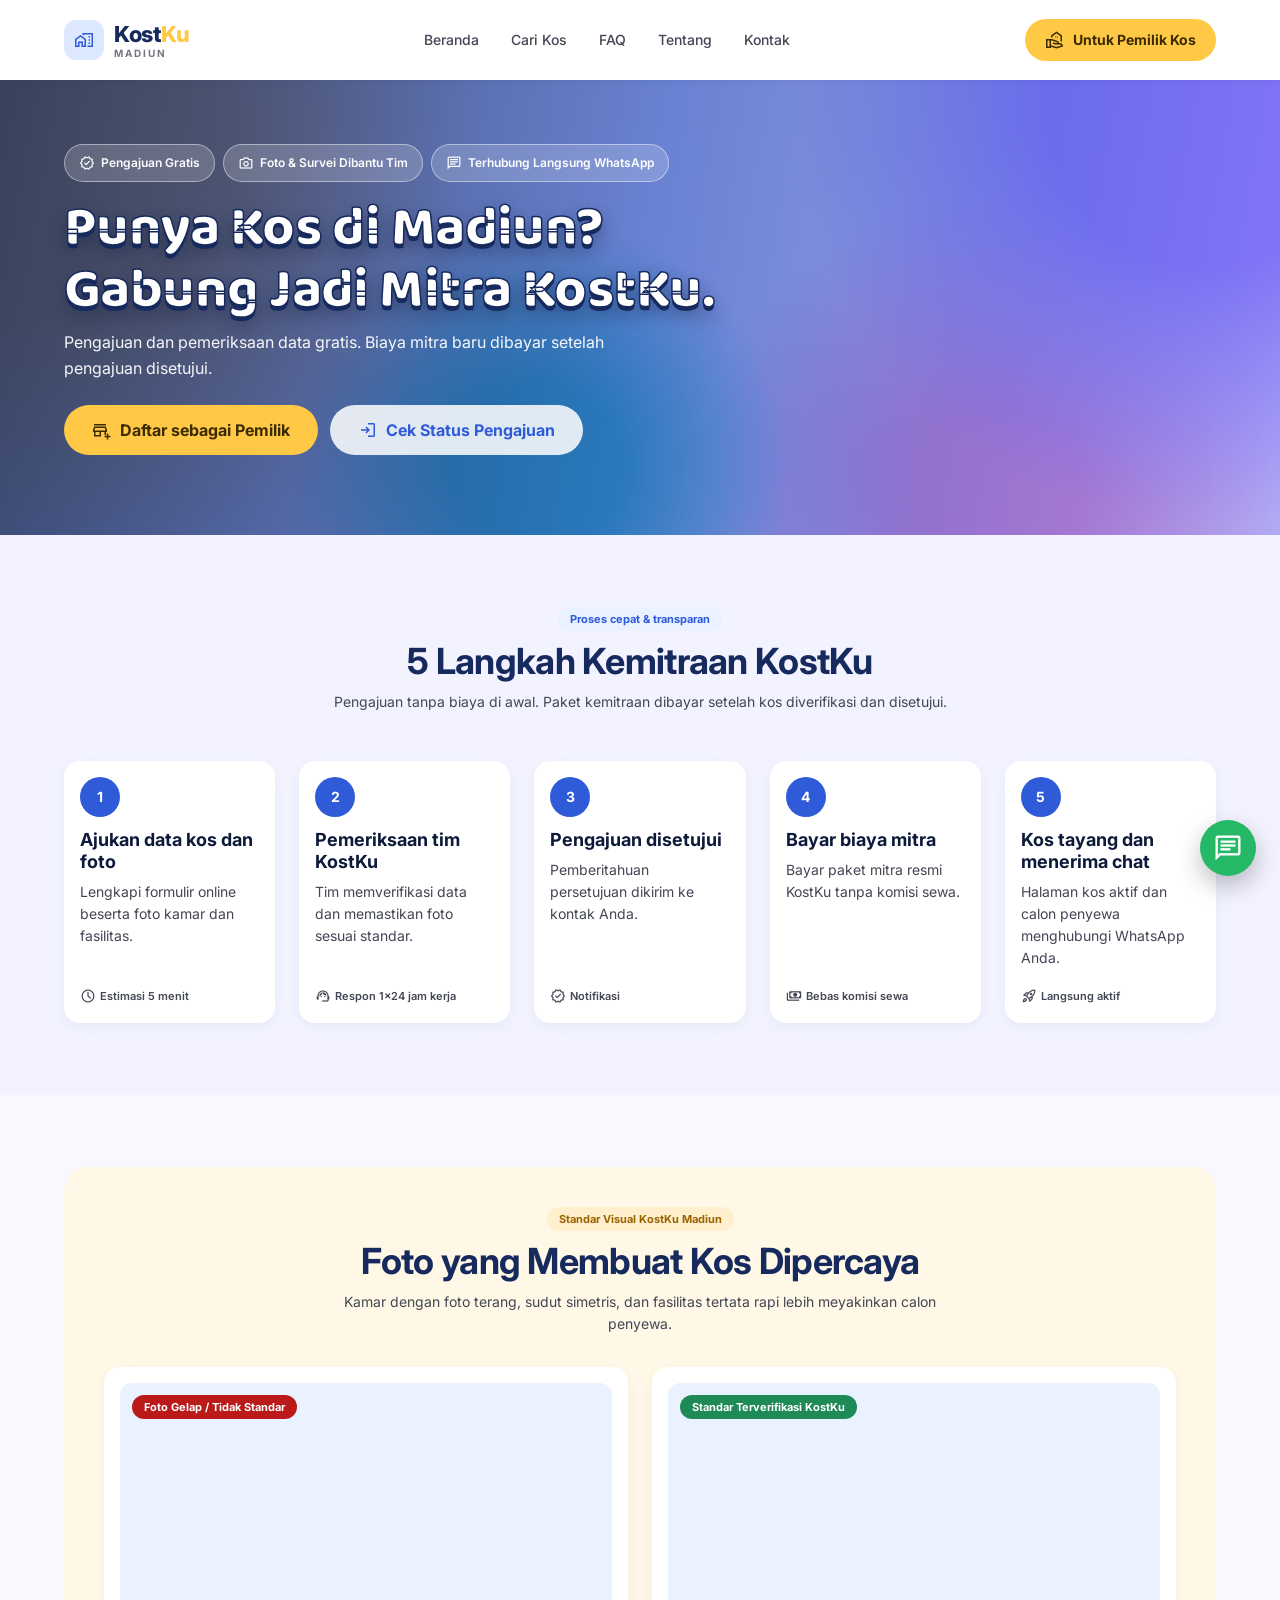
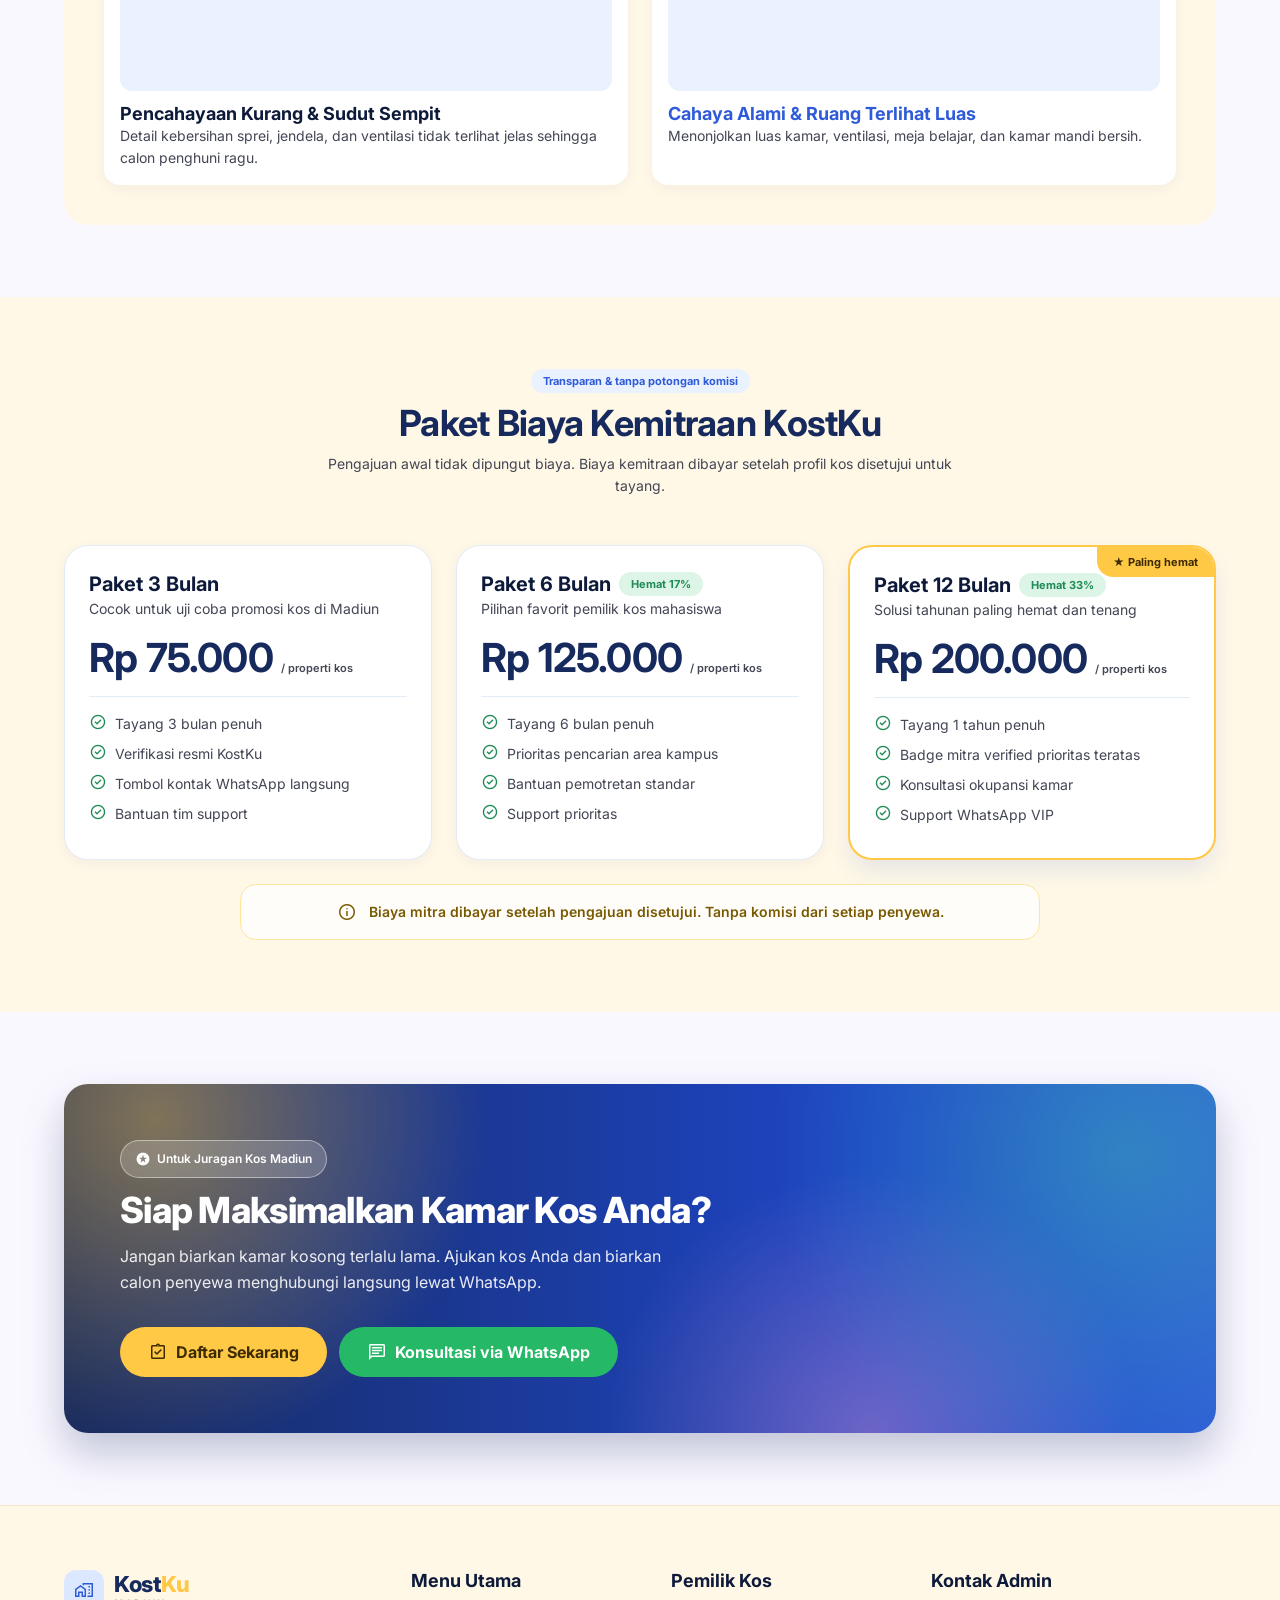
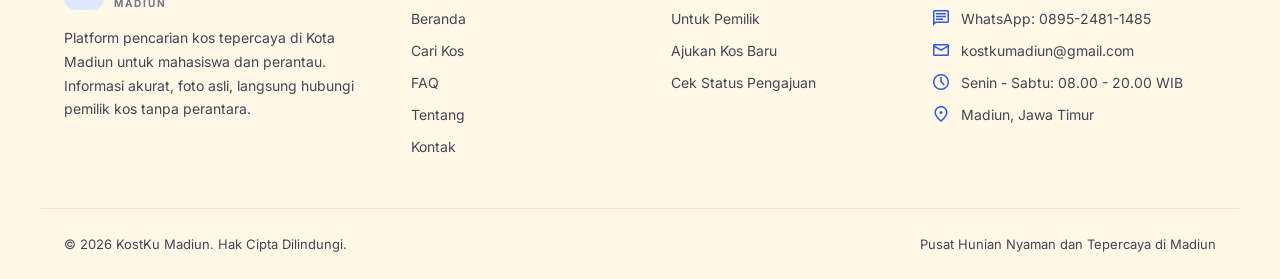
<file: pemilik.html>
<!DOCTYPE html>
<html lang="id">
<head>
  <meta charset="utf-8">
  <meta name="viewport" content="width=device-width, initial-scale=1">
  <title>Untuk Pemilik Kos - KostKu Madiun</title>
  <link rel="preconnect" href="https://fonts.googleapis.com">
  <link rel="preconnect" href="https://fonts.gstatic.com" crossorigin>
  <link rel="stylesheet" href="https://fonts.googleapis.com/css2?family=Inter:wght@400;500;600;700;800&family=Baloo+2:wght@700;800&display=swap">
  <link rel="stylesheet" href="https://fonts.googleapis.com/css2?family=Material+Symbols+Outlined:wght,FILL@100..700,0..1&display=swap">
  <link rel="stylesheet" href="src/css/base.css">
  <link rel="stylesheet" href="src/css/components.css">
  <link rel="stylesheet" href="src/css/pages/pemilik.css">
</head>
<body>
  <header class="header" id="site-header"></header>
  <main>
    <section class="hero hero--pemilik">
      <div class="container hero__inner">
        <div class="hero__tags" style="margin:0 0 16px">
          <span class="pill"><span class="icon">verified</span>Pengajuan Gratis</span>
          <span class="pill"><span class="icon">photo_camera</span>Foto &amp; Survei Dibantu Tim</span>
          <span class="pill"><span class="icon">chat</span>Terhubung Langsung WhatsApp</span>
        </div>
        <h1 class="hero__title hero__title--page">Punya Kos di Madiun?<br>Gabung Jadi Mitra KostKu.</h1>
        <p class="hero__sub">Pengajuan dan pemeriksaan data gratis. Biaya mitra baru dibayar setelah pengajuan disetujui.</p>
        <div class="hero__cta">
          <a class="btn btn--yellow btn--lg" href="memuat-pemilik.html"><span class="icon">add_business</span>Daftar sebagai Pemilik</a>
          <a class="btn btn--glass btn--lg" href="portal-pemilik.html#status"><span class="icon">login</span>Cek Status Pengajuan</a>
        </div>
      </div>
    </section>

    <section class="section section--low">
      <div class="container">
        <div class="section__head"><span class="tag tag--info">Proses cepat &amp; transparan</span>
          <h2 class="title-lg" style="margin-top:8px">5 Langkah Kemitraan KostKu</h2>
          <p>Pengajuan tanpa biaya di awal. Paket kemitraan dibayar setelah kos diverifikasi dan disetujui.</p></div>
        <div class="grid grid--5">
          <div class="langkah"><div><div class="langkah__no">1</div><h3>Ajukan data kos dan foto</h3><p>Lengkapi formulir online beserta foto kamar dan fasilitas.</p></div><small><span class="icon" style="font-size:16px">schedule</span>Estimasi 5 menit</small></div>
          <div class="langkah"><div><div class="langkah__no">2</div><h3>Pemeriksaan tim KostKu</h3><p>Tim memverifikasi data dan memastikan foto sesuai standar.</p></div><small><span class="icon" style="font-size:16px">support_agent</span>Respon 1x24 jam kerja</small></div>
          <div class="langkah"><div><div class="langkah__no">3</div><h3>Pengajuan disetujui</h3><p>Pemberitahuan persetujuan dikirim ke kontak Anda.</p></div><small><span class="icon" style="font-size:16px">verified</span>Notifikasi</small></div>
          <div class="langkah"><div><div class="langkah__no">4</div><h3>Bayar biaya mitra</h3><p>Bayar paket mitra resmi KostKu tanpa komisi sewa.</p></div><small><span class="icon" style="font-size:16px">payments</span>Bebas komisi sewa</small></div>
          <div class="langkah"><div><div class="langkah__no">5</div><h3>Kos tayang dan menerima chat</h3><p>Halaman kos aktif dan calon penyewa menghubungi WhatsApp Anda.</p></div><small><span class="icon" style="font-size:16px">rocket_launch</span>Langsung aktif</small></div>
        </div>
      </div>
    </section>

    <section class="section">
      <div class="container">
        <div class="section--cream" style="padding:40px;border-radius:var(--radius-lg)">
          <div class="section__head" style="margin-bottom:32px"><span class="tag tag--menipis">Standar Visual KostKu Madiun</span>
            <h2 class="title-lg" style="margin-top:8px">Foto yang Membuat Kos Dipercaya</h2>
            <p>Kamar dengan foto terang, sudut simetris, dan fasilitas tertata rapi lebih meyakinkan calon penyewa.</p></div>
          <div class="banding">
            <div class="banding__item"><div class="banding__foto is-gelap"><img id="foto-buruk" alt="Contoh foto kamar yang gelap" loading="lazy"><span class="tag tag--buruk">Foto Gelap / Tidak Standar</span></div>
              <h3 style="font-size:18px">Pencahayaan Kurang &amp; Sudut Sempit</h3><p class="text-muted">Detail kebersihan sprei, jendela, dan ventilasi tidak terlihat jelas sehingga calon penghuni ragu.</p></div>
            <div class="banding__item"><div class="banding__foto"><img id="foto-baik" alt="Contoh foto kamar yang terang" loading="lazy"><span class="tag tag--baik">Standar Terverifikasi KostKu</span></div>
              <h3 style="font-size:18px;color:var(--blue)">Cahaya Alami &amp; Ruang Terlihat Luas</h3><p class="text-muted">Menonjolkan luas kamar, ventilasi, meja belajar, dan kamar mandi bersih.</p></div>
          </div>
        </div>
      </div>
    </section>

    <section class="section section--cream" id="biaya-mitra">
      <div class="container">
        <div class="section__head"><span class="tag tag--info">Transparan &amp; tanpa potongan komisi</span>
          <h2 class="title-lg" style="margin-top:8px">Paket Biaya Kemitraan KostKu</h2>
          <p>Pengajuan awal tidak dipungut biaya. Biaya kemitraan dibayar setelah profil kos disetujui untuk tayang.</p></div>
        <div class="grid grid--3" id="daftar-paket"></div>
        <p class="info-biaya"><span class="icon">info</span>Biaya mitra dibayar setelah pengajuan disetujui. Tanpa komisi dari setiap penyewa.</p>
      </div>
    </section>

    <section class="section">
      <div class="container"><div class="cta-banner"><div class="cta-banner__inner">
        <div><span class="pill"><span class="icon icon--fill">stars</span>Untuk Juragan Kos Madiun</span>
          <h2 style="margin-top:12px">Siap Maksimalkan Kamar Kos Anda?</h2>
          <p>Jangan biarkan kamar kosong terlalu lama. Ajukan kos Anda dan biarkan calon penyewa menghubungi langsung lewat WhatsApp.</p></div>
        <div class="cta-banner__actions">
          <a class="btn btn--yellow btn--lg" href="memuat-pemilik.html"><span class="icon">assignment_turned_in</span>Daftar Sekarang</a>
          <a class="btn btn--green btn--lg" id="wa-konsultasi" target="_blank" rel="noopener noreferrer" href="#"><span class="icon">chat</span>Konsultasi via WhatsApp</a>
        </div>
      </div></div></div>
    </section>
  </main>
  <footer class="footer" id="site-footer"></footer>
  <script type="module" src="src/js/pages/pemilik.js"></script>
</body>
</html>
</file>
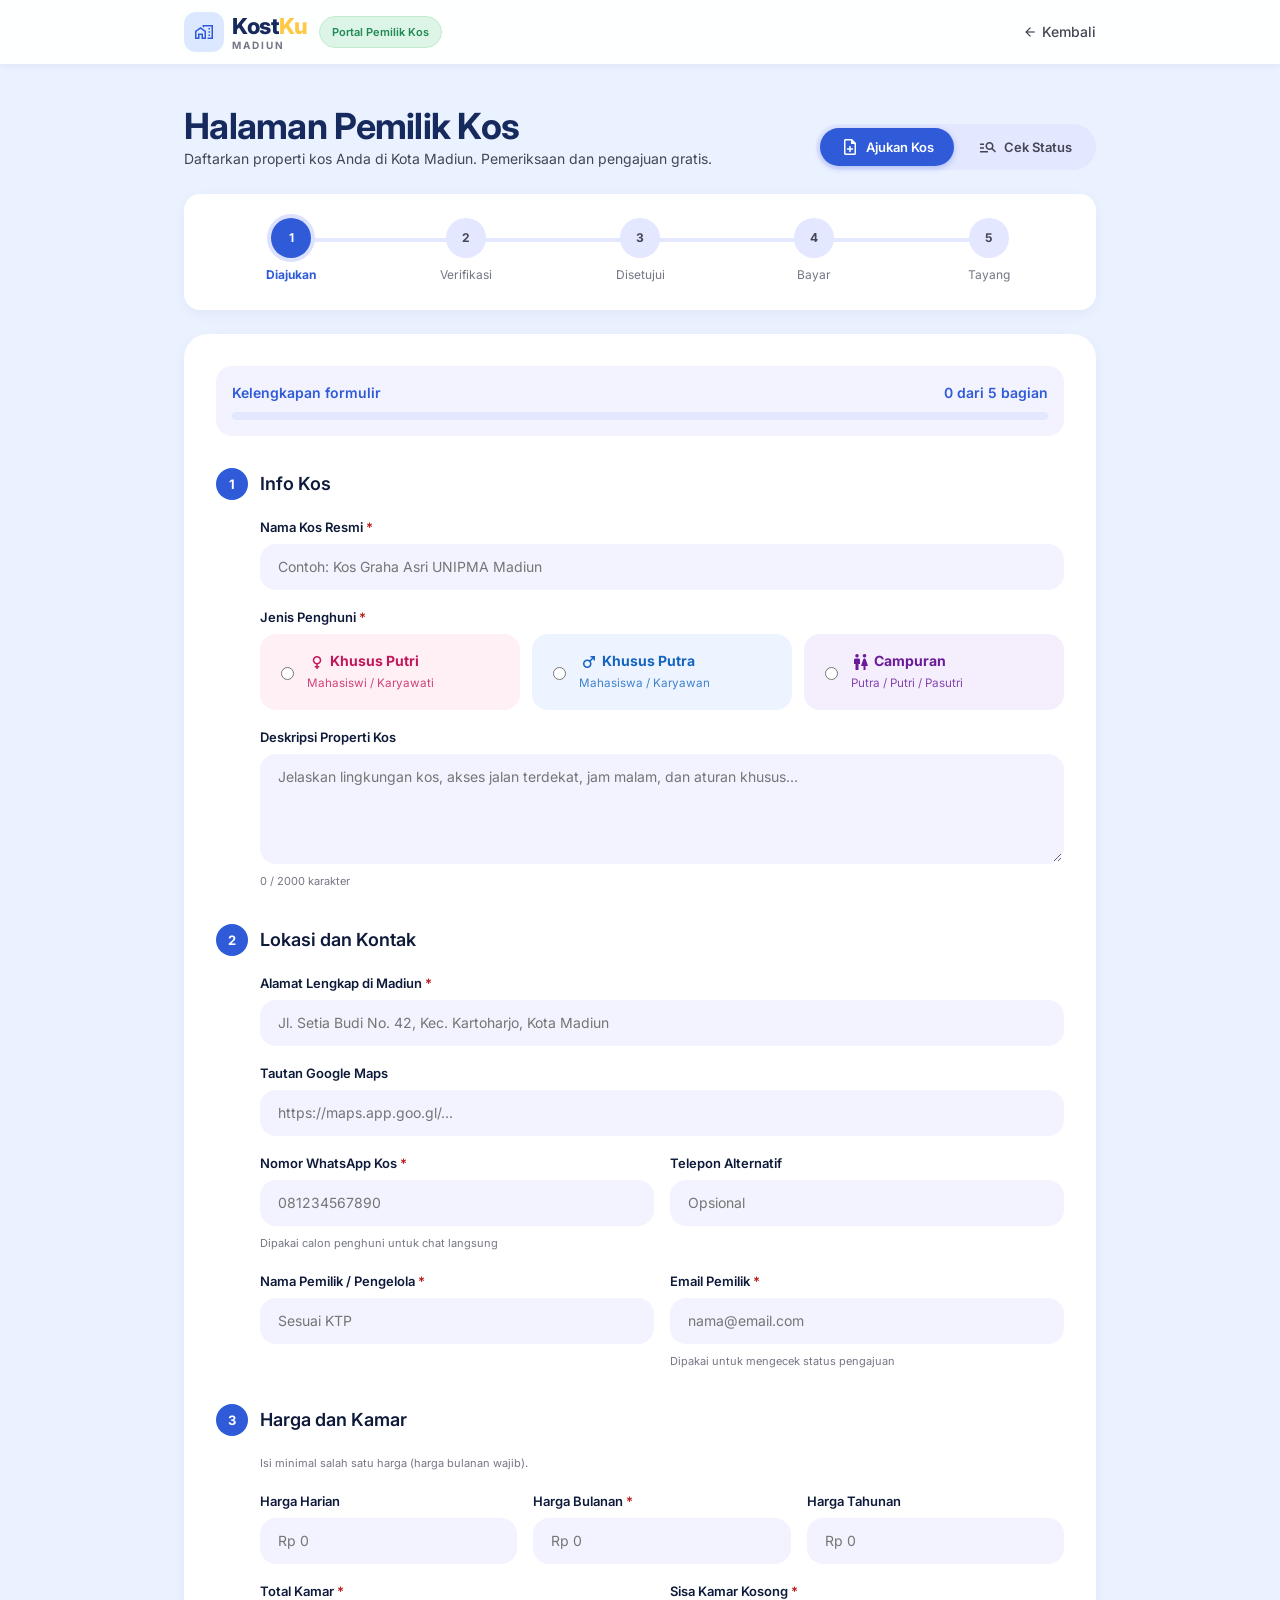
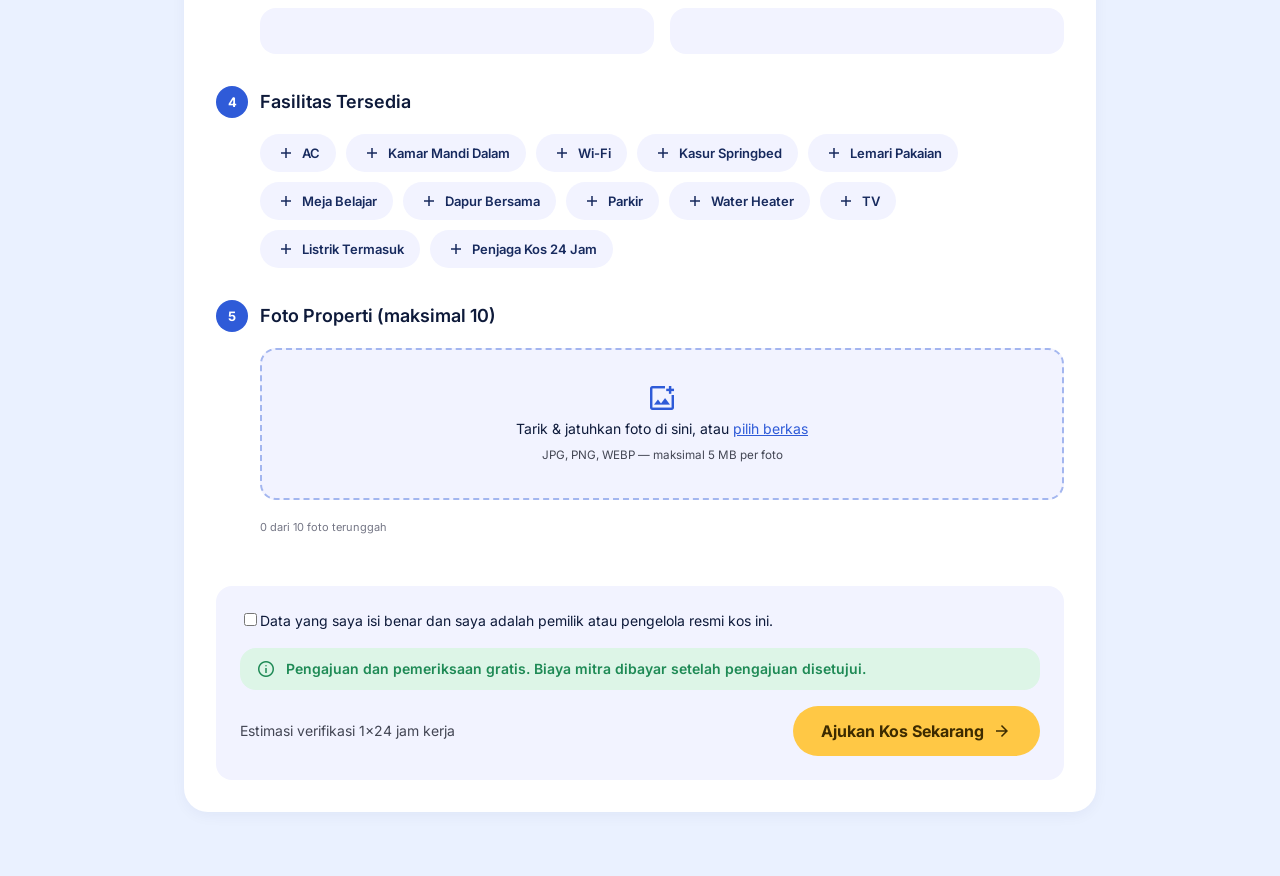
<file: portal-pemilik.html>
<!DOCTYPE html>
<html lang="id">
<head>
  <meta charset="utf-8">
  <meta name="viewport" content="width=device-width, initial-scale=1">
  <title>Portal Pemilik Kos - KostKu Madiun</title>
  <link rel="preconnect" href="https://fonts.googleapis.com">
  <link rel="preconnect" href="https://fonts.gstatic.com" crossorigin>
  <link rel="stylesheet" href="https://fonts.googleapis.com/css2?family=Inter:wght@400;500;600;700;800&display=swap">
  <link rel="stylesheet" href="https://fonts.googleapis.com/css2?family=Material+Symbols+Outlined:wght,FILL@100..700,0..1&display=swap">
  <link rel="stylesheet" href="src/css/base.css">
  <link rel="stylesheet" href="src/css/components.css">
  <link rel="stylesheet" href="src/css/pages/pemilik.css">
</head>
<body class="portal-body">
  <header class="header portal-header">
    <div class="header__bar container">
      <div style="display:flex;align-items:center;gap:12px">
        <a class="brand" href="index.html"><span class="brand__logo"><span class="icon">home_work</span></span>
          <span class="brand__text"><span class="brand__name">Kost<em>Ku</em></span><small>MADIUN</small></span></a>
        <span class="badge-portal">Portal Pemilik Kos</span>
      </div>
      <a class="nav__link" href="pemilik.html"><span class="icon" style="font-size:16px">arrow_back</span>&nbsp;Kembali</a>
    </div>
  </header>

  <main class="portal-main">
    <div class="container container--narrow portal">
      <div class="portal__top">
        <div><h1 class="title-lg">Halaman Pemilik Kos</h1>
          <p class="text-muted">Daftarkan properti kos Anda di Kota Madiun. Pemeriksaan dan pengajuan gratis.</p></div>
        <div class="tabs" role="tablist">
          <button class="tabs__btn is-active" type="button" data-tab="form" role="tab"><span class="icon">note_add</span>Ajukan Kos</button>
          <button class="tabs__btn" type="button" data-tab="status" role="tab"><span class="icon">manage_search</span>Cek Status</button>
        </div>
      </div>

      <ol class="stepper" id="stepper" aria-label="Tahapan pengajuan" style="list-style:none;margin:0"></ol>

      <!-- Tab 1: formulir pengajuan -->
      <form class="form-card" id="view-form" novalidate>
        <div class="progress"><div class="progress__top"><span>Kelengkapan formulir</span><span id="progres-teks">0 dari 5 bagian</span></div>
          <div class="progress__bar"><span id="progres-bar"></span></div></div>

        <fieldset class="bagian"><legend><b>1</b>Info Kos</legend><div class="bagian__isi">
          <div class="field"><label for="namaKos">Nama Kos Resmi <span class="req">*</span></label>
            <input class="input" id="namaKos" name="namaKos" placeholder="Contoh: Kos Graha Asri UNIPMA Madiun" required></div>
          <div class="field"><span class="label">Jenis Penghuni <span class="req">*</span></span>
            <div class="opsi-tipe" id="opsi-tipe">
              <label style="--bg:#FFF0F5;--c:#C2185B"><input type="radio" name="tipe" value="Putri"><span><span class="icon">female</span> Khusus Putri<small>Mahasiswi / Karyawati</small></span></label>
              <label style="--bg:#EDF4FF;--c:#1565C0"><input type="radio" name="tipe" value="Putra"><span><span class="icon">male</span> Khusus Putra<small>Mahasiswa / Karyawan</small></span></label>
              <label style="--bg:#F5EEFD;--c:#6A1B9A"><input type="radio" name="tipe" value="Campuran"><span><span class="icon">wc</span> Campuran<small>Putra / Putri / Pasutri</small></span></label>
            </div></div>
          <div class="field"><label for="deskripsi">Deskripsi Properti Kos</label>
            <textarea class="textarea" id="deskripsi" name="deskripsi" maxlength="2000" placeholder="Jelaskan lingkungan kos, akses jalan terdekat, jam malam, dan aturan khusus..."></textarea>
            <span class="field__hint" id="hitung-deskripsi">0 / 2000 karakter</span></div>
        </div></fieldset>

        <fieldset class="bagian"><legend><b>2</b>Lokasi dan Kontak</legend><div class="bagian__isi">
          <div class="field"><label for="alamat">Alamat Lengkap di Madiun <span class="req">*</span></label>
            <input class="input" id="alamat" name="alamat" placeholder="Jl. Setia Budi No. 42, Kec. Kartoharjo, Kota Madiun" required></div>
          <div class="field"><label for="gmaps">Tautan Google Maps</label>
            <input class="input" id="gmaps" name="gmaps" type="url" placeholder="https://maps.app.goo.gl/..."></div>
          <div class="grid-form-2">
            <div class="field"><label for="wa">Nomor WhatsApp Kos <span class="req">*</span></label>
              <input class="input" id="wa" name="wa" type="tel" inputmode="tel" placeholder="081234567890" required>
              <span class="field__hint">Dipakai calon penghuni untuk chat langsung</span></div>
            <div class="field"><label for="telpAlt">Telepon Alternatif</label>
              <input class="input" id="telpAlt" name="telpAlt" type="tel" placeholder="Opsional"></div>
            <div class="field"><label for="namaPemilik">Nama Pemilik / Pengelola <span class="req">*</span></label>
              <input class="input" id="namaPemilik" name="namaPemilik" placeholder="Sesuai KTP" required></div>
            <div class="field"><label for="email">Email Pemilik <span class="req">*</span></label>
              <input class="input" id="email" name="email" type="email" placeholder="nama@email.com" required>
              <span class="field__hint">Dipakai untuk mengecek status pengajuan</span></div>
          </div>
        </div></fieldset>

        <fieldset class="bagian"><legend><b>3</b>Harga dan Kamar</legend><div class="bagian__isi">
          <p class="field__hint">Isi minimal salah satu harga (harga bulanan wajib).</p>
          <div class="grid-form-3">
            <div class="field"><label for="hargaHarian">Harga Harian</label><input class="input" id="hargaHarian" name="hargaHarian" data-rupiah inputmode="numeric" placeholder="Rp 0"></div>
            <div class="field"><label for="hargaBulanan">Harga Bulanan <span class="req">*</span></label><input class="input" id="hargaBulanan" name="hargaBulanan" data-rupiah inputmode="numeric" placeholder="Rp 0" required></div>
            <div class="field"><label for="hargaTahunan">Harga Tahunan</label><input class="input" id="hargaTahunan" name="hargaTahunan" data-rupiah inputmode="numeric" placeholder="Rp 0"></div>
          </div>
          <div class="grid-form-2">
            <div class="field"><label for="totalKamar">Total Kamar <span class="req">*</span></label><input class="input" id="totalKamar" name="totalKamar" type="number" min="1" required></div>
            <div class="field"><label for="sisaKamar">Sisa Kamar Kosong <span class="req">*</span></label><input class="input" id="sisaKamar" name="sisaKamar" type="number" min="0" required></div>
          </div>
        </div></fieldset>

        <fieldset class="bagian"><legend><b>4</b>Fasilitas Tersedia</legend><div class="bagian__isi">
          <div style="display:flex;flex-wrap:wrap;gap:10px" id="chips-fasilitas"></div></div></fieldset>

        <fieldset class="bagian"><legend><b>5</b>Foto Properti (maksimal 10)</legend><div class="bagian__isi">
          <label class="dropzone" id="dropzone" for="input-foto"><span class="icon">add_photo_alternate</span>
            <span>Tarik &amp; jatuhkan foto di sini, atau <u>pilih berkas</u></span>
            <small class="text-muted">JPG, PNG, WEBP — maksimal 5 MB per foto</small></label>
          <input class="sr-only" type="file" id="input-foto" accept="image/jpeg,image/png,image/webp" multiple>
          <p class="field__hint" id="info-foto">0 dari 10 foto terunggah</p>
          <div class="thumbs" id="thumbs"></div>
        </div></fieldset>

        <div class="form-akhir">
          <label class="check"><input type="checkbox" id="setuju" name="setuju"><span>Data yang saya isi benar dan saya adalah pemilik atau pengelola resmi kos ini.</span></label>
          <div class="info-hijau"><span class="icon">info</span>Pengajuan dan pemeriksaan gratis. Biaya mitra dibayar setelah pengajuan disetujui.</div>
          <div class="form-akhir__aksi"><span class="text-muted">Estimasi verifikasi 1x24 jam kerja</span>
            <button class="btn btn--yellow btn--lg" type="submit">Ajukan Kos Sekarang <span class="icon">arrow_forward</span></button></div>
        </div>
      </form>

      <!-- Setelah pengajuan terkirim -->
      <section class="hidden" id="view-submitted" aria-live="polite"></section>

      <!-- Tab 2: cek status -->
      <section class="hidden" id="view-status">
        <div class="card card--pad" style="margin-bottom:24px">
          <h2 class="title-sm" style="margin-bottom:12px"><span class="icon" style="color:var(--blue)">manage_search</span> Cari Data Pengajuan Anda</h2>
          <form class="cek-form" id="form-cek">
            <div class="field"><label for="cek-kode">Nomor Pengajuan</label><div class="input-icon"><span class="icon">tag</span><input class="input" id="cek-kode" placeholder="Contoh: KM-0012" required></div></div>
            <div class="field"><label for="cek-email">Email Terdaftar</label><div class="input-icon"><span class="icon">mail</span><input class="input" id="cek-email" type="email" placeholder="email@domain.com" required></div></div>
            <button class="btn btn--blue btn--lg" type="submit">Cek Status</button>
          </form>
                  </div>
        <div id="hasil-status" aria-live="polite"></div>
      </section>
    </div>
  </main>
  <script type="module" src="src/js/pages/portal.js"></script>
</body>
</html>
</file>
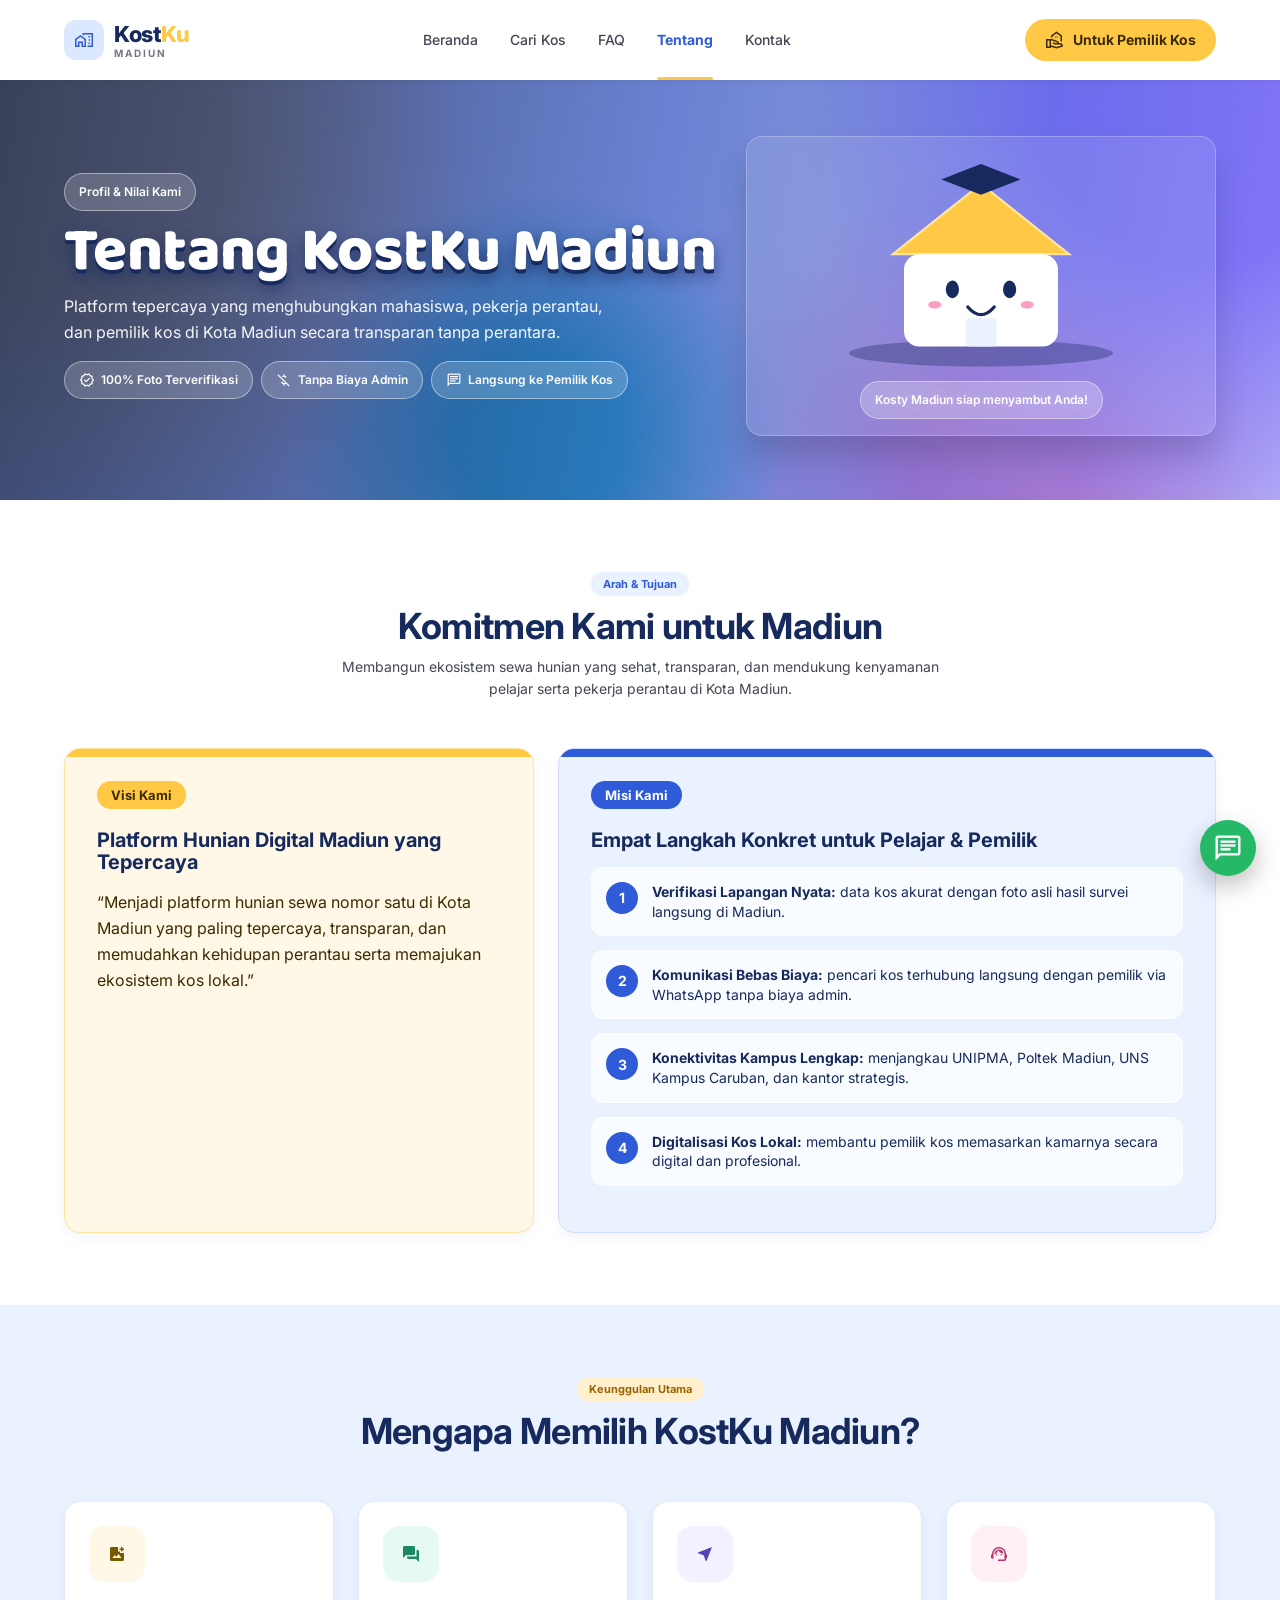
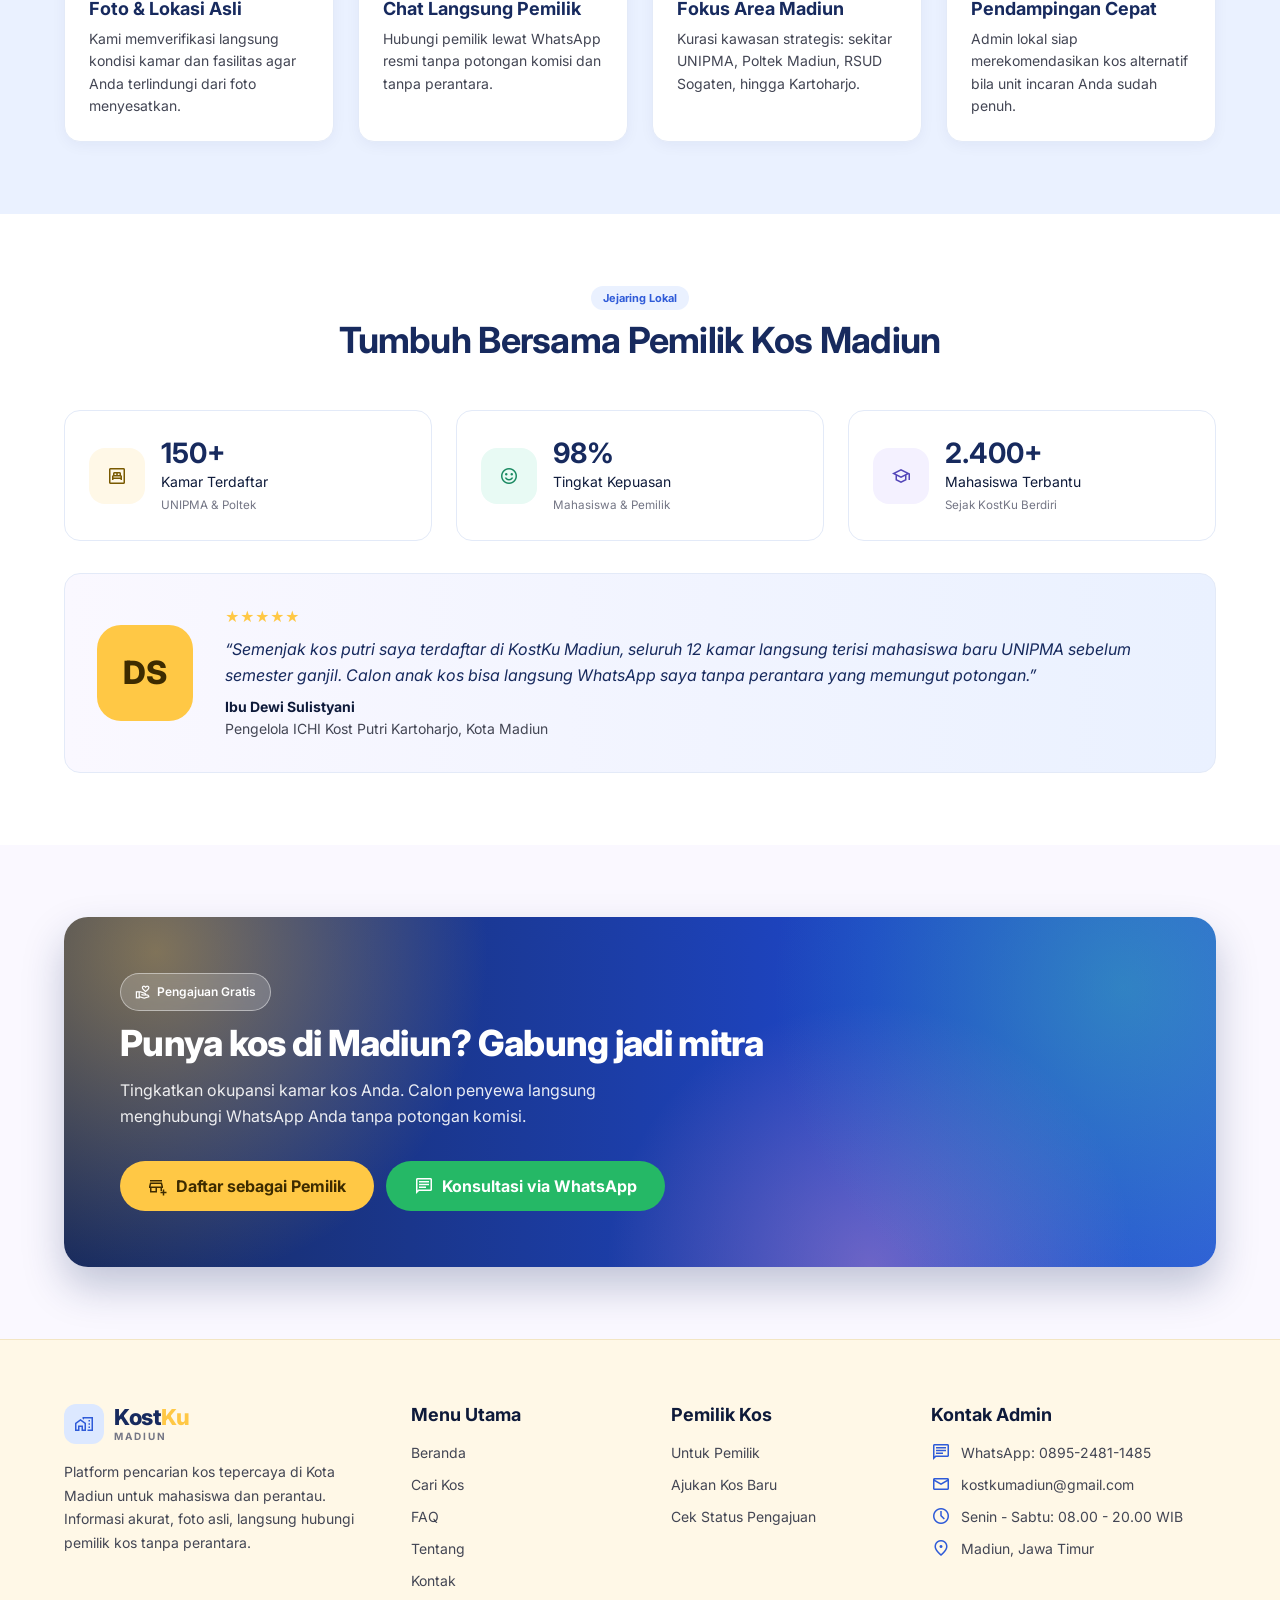
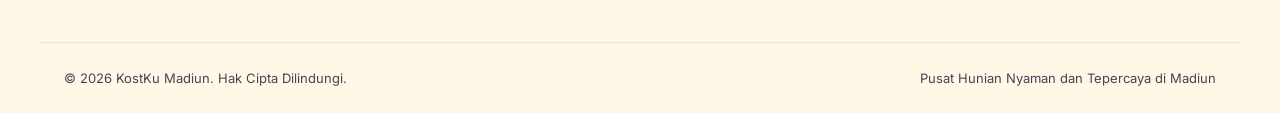
<file: tentang.html>
<!DOCTYPE html>
<html lang="id">
<head>
  <meta charset="utf-8">
  <meta name="viewport" content="width=device-width, initial-scale=1">
  <title>Tentang KostKu Madiun</title>
  <link rel="preconnect" href="https://fonts.googleapis.com">
  <link rel="preconnect" href="https://fonts.gstatic.com" crossorigin>
  <link rel="stylesheet" href="https://fonts.googleapis.com/css2?family=Inter:wght@400;500;600;700;800&family=Baloo+2:wght@700;800&display=swap">
  <link rel="stylesheet" href="https://fonts.googleapis.com/css2?family=Material+Symbols+Outlined:wght,FILL@100..700,0..1&display=swap">
  <link rel="stylesheet" href="src/css/base.css">
  <link rel="stylesheet" href="src/css/components.css">
  <link rel="stylesheet" href="src/css/pages/about.css">
</head>
<body>
  <header class="header" id="site-header"></header>
  <main>
    <section class="hero hero--about">
      <div class="container hero__inner hero__grid">
        <div>
          <span class="pill">Profil &amp; Nilai Kami</span>
          <h1 class="hero__title hero__title--xl">Tentang KostKu Madiun</h1>
          <p class="hero__sub">Platform tepercaya yang menghubungkan mahasiswa, pekerja perantau, dan pemilik kos di Kota Madiun secara transparan tanpa perantara.</p>
          <div class="hero__tags">
            <span class="pill"><span class="icon">verified</span>100% Foto Terverifikasi</span>
            <span class="pill"><span class="icon">money_off</span>Tanpa Biaya Admin</span>
            <span class="pill"><span class="icon">chat</span>Langsung ke Pemilik Kos</span>
          </div>
        </div>
        <div class="glass-card">
          <svg viewBox="0 0 300 200" aria-hidden="true">
            <ellipse cx="150" cy="182" rx="120" ry="12" fill="#172A5E" opacity=".35"/>
            <polygon points="70,92 150,28 230,92" fill="#FFC845" stroke="#FFE4A0" stroke-width="2"/>
            <rect x="80" y="92" width="140" height="84" rx="14" fill="#fff"/>
            <ellipse cx="124" cy="124" rx="6" ry="8" fill="#172A5E"/><ellipse cx="176" cy="124" rx="6" ry="8" fill="#172A5E"/>
            <ellipse cx="108" cy="138" rx="6" ry="3.5" fill="#FF9EC4"/><ellipse cx="192" cy="138" rx="6" ry="3.5" fill="#FF9EC4"/>
            <path d="M138 140 Q150 154 162 140" stroke="#172A5E" stroke-width="3" stroke-linecap="round" fill="none"/>
            <rect x="136" y="150" width="28" height="26" rx="4" fill="#EAF1FF"/>
            <polygon points="150,10 186,24 150,38 114,24" fill="#172A5E"/>
          </svg>
          <span class="pill">Kosty Madiun siap menyambut Anda!</span>
        </div>
      </div>
    </section>

    <section class="section section--white">
      <div class="container">
        <div class="section__head"><span class="tag tag--info">Arah &amp; Tujuan</span>
          <h2 class="title-lg" style="margin-top:8px">Komitmen Kami untuk Madiun</h2>
          <p>Membangun ekosistem sewa hunian yang sehat, transparan, dan mendukung kenyamanan pelajar serta pekerja perantau di Kota Madiun.</p></div>
        <div class="misi">
          <div class="panel-aksen" style="--bg:#FFF8E7;--bd:#FFE4A0;--ac:var(--yellow);--tc:#3D2B00">
            <div><span class="tag">Visi Kami</span>
              <h3>Platform Hunian Digital Madiun yang Tepercaya</h3>
              <p class="visi-quote">“Menjadi platform hunian sewa nomor satu di Kota Madiun yang paling tepercaya, transparan, dan memudahkan kehidupan perantau serta memajukan ekosistem kos lokal.”</p></div>
          </div>
          <div class="panel-aksen" style="--bg:#EAF1FF;--bd:#D0DFFF;--ac:var(--blue);--tc:#fff">
            <div><span class="tag">Misi Kami</span>
              <h3>Empat Langkah Konkret untuk Pelajar &amp; Pemilik</h3>
              <ol class="misi-list" style="padding:0;list-style:none">
                <li><b class="no">1</b><span><strong>Verifikasi Lapangan Nyata:</strong> data kos akurat dengan foto asli hasil survei langsung di Madiun.</span></li>
                <li><b class="no">2</b><span><strong>Komunikasi Bebas Biaya:</strong> pencari kos terhubung langsung dengan pemilik via WhatsApp tanpa biaya admin.</span></li>
                <li><b class="no">3</b><span><strong>Konektivitas Kampus Lengkap:</strong> menjangkau UNIPMA, Poltek Madiun, UNS Kampus Caruban, dan kantor strategis.</span></li>
                <li><b class="no">4</b><span><strong>Digitalisasi Kos Lokal:</strong> membantu pemilik kos memasarkan kamarnya secara digital dan profesional.</span></li>
              </ol></div>
          </div>
        </div>
      </div>
    </section>

    <section class="section section--soft">
      <div class="container">
        <div class="section__head"><span class="tag tag--menipis">Keunggulan Utama</span>
          <h2 class="title-lg" style="margin-top:8px">Mengapa Memilih KostKu Madiun?</h2></div>
        <div class="grid grid--4">
          <div class="fitur" style="--bg:#FFF8E7;--ink2:#795900"><div class="fitur__ikon"><span class="icon icon--fill">add_photo_alternate</span></div><h3>Foto &amp; Lokasi Asli</h3><p>Kami memverifikasi langsung kondisi kamar dan fasilitas agar Anda terlindungi dari foto menyesatkan.</p></div>
          <div class="fitur" style="--bg:#E6FAF3;--ink2:#1B8A62"><div class="fitur__ikon"><span class="icon icon--fill">forum</span></div><h3>Chat Langsung Pemilik</h3><p>Hubungi pemilik lewat WhatsApp resmi tanpa potongan komisi dan tanpa perantara.</p></div>
          <div class="fitur" style="--bg:#F3F0FF;--ink2:#5244B8"><div class="fitur__ikon"><span class="icon icon--fill">near_me</span></div><h3>Fokus Area Madiun</h3><p>Kurasi kawasan strategis: sekitar UNIPMA, Poltek Madiun, RSUD Sogaten, hingga Kartoharjo.</p></div>
          <div class="fitur" style="--bg:#FFF0F6;--ink2:#B83268"><div class="fitur__ikon"><span class="icon icon--fill">support_agent</span></div><h3>Pendampingan Cepat</h3><p>Admin lokal siap merekomendasikan kos alternatif bila unit incaran Anda sudah penuh.</p></div>
        </div>
      </div>
    </section>

    <section class="section section--white">
      <div class="container">
        <div class="section__head"><span class="tag tag--info">Jejaring Lokal</span>
          <h2 class="title-lg" style="margin-top:8px">Tumbuh Bersama Pemilik Kos Madiun</h2></div>
        <!-- TODO: angka di bawah masih contoh; ganti dengan data nyata sebelum rilis. -->
        <div class="grid grid--3" style="margin-bottom:32px">
          <div class="stat"><span class="fitur__ikon" style="--bg:#FFF8E7;--ink2:#795900;margin:0"><span class="icon">bedroom_parent</span></span><div><strong>150+</strong><p>Kamar Terdaftar</p><small>UNIPMA &amp; Poltek</small></div></div>
          <div class="stat"><span class="fitur__ikon" style="--bg:#E8FAF4;--ink2:#1B8A62;margin:0"><span class="icon">sentiment_satisfied_alt</span></span><div><strong>98%</strong><p>Tingkat Kepuasan</p><small>Mahasiswa &amp; Pemilik</small></div></div>
          <div class="stat"><span class="fitur__ikon" style="--bg:#F4F1FF;--ink2:#5244B8;margin:0"><span class="icon">school</span></span><div><strong>2.400+</strong><p>Mahasiswa Terbantu</p><small>Sejak KostKu Berdiri</small></div></div>
        </div>
        <div class="testimoni">
          <div class="testimoni__avatar" aria-hidden="true">DS</div>
          <div style="flex:1">
            <div class="bintang" aria-label="Bintang 5">★★★★★</div>
            <blockquote>“Semenjak kos putri saya terdaftar di KostKu Madiun, seluruh 12 kamar langsung terisi mahasiswa baru UNIPMA sebelum semester ganjil. Calon anak kos bisa langsung WhatsApp saya tanpa perantara yang memungut potongan.”</blockquote>
            <strong>Ibu Dewi Sulistyani</strong><p class="text-muted">Pengelola ICHI Kost Putri Kartoharjo, Kota Madiun</p>
          </div>
        </div>
      </div>
    </section>

    <section class="section">
      <div class="container"><div class="cta-banner"><div class="cta-banner__inner">
        <div><span class="pill"><span class="icon">volunteer_activism</span>Pengajuan Gratis</span>
          <h2 style="margin-top:12px">Punya kos di Madiun? Gabung jadi mitra</h2>
          <p>Tingkatkan okupansi kamar kos Anda. Calon penyewa langsung menghubungi WhatsApp Anda tanpa potongan komisi.</p></div>
        <div class="cta-banner__actions">
          <a class="btn btn--yellow btn--lg" href="pemilik.html"><span class="icon">add_business</span>Daftar sebagai Pemilik</a>
          <a class="btn btn--green btn--lg" id="wa-cta" target="_blank" rel="noopener noreferrer" href="#"><span class="icon">chat</span>Konsultasi via WhatsApp</a>
        </div>
      </div></div></div>
    </section>
  </main>
  <footer class="footer" id="site-footer"></footer>
  <script type="module">
    import { mountLayout } from './src/js/components/layout.js';
    import { linkAdmin } from './src/js/lib/whatsapp.js';
    mountLayout('tentang');
    document.getElementById('wa-cta').href = linkAdmin('Halo Admin KostKu Madiun, saya ingin berkonsultasi mengenai pendaftaran kos saya');
  </script>
</body>
</html>
</file>
<file: src/css/base.css>
/* =====================================================
   base.css — design token, reset, tipografi, tata letak
   ===================================================== */
:root {
  /* warna merek */
  --navy: #172A5E;
  --blue: #2F5BD8;
  --blue-dark: #254BB8;
  --yellow: #FFC845;
  --yellow-dark: #F5BD36;
  --mint: #3DD6A5;
  --purple: #9B8CFF;
  --pink: #FF9EC4;
  --green: #25B866;
  --green-dark: #1E9E55;
  --danger: #BA1A1A;
  /* netral */
  --ink: #0E1A3A;
  --muted: #434654;
  --outline: #747685;
  --surface: #FAF8FF;
  --soft: #EAF1FF;
  --soft-2: #F2F3FF;
  --cream: #FFF8E7;
  --line: #E3EAF8;
  /* bentuk & bayangan */
  --radius: 16px;
  --radius-lg: 24px;
  --shadow-sm: 0 4px 16px -2px rgba(23, 42, 94, .06);
  --shadow-md: 0 12px 24px -4px rgba(47, 91, 216, .14);
  /* tipografi & tata letak */
  --font: 'Inter', system-ui, sans-serif;
  --font-display: 'Baloo 2', 'Inter', sans-serif;
  --container: 1200px;
  --header-h: 80px;
}

*, *::before, *::after { box-sizing: border-box; }
html { scroll-behavior: smooth; }
body {
  margin: 0; min-height: 100vh; display: flex; flex-direction: column;
  font: 400 14px/22px var(--font); color: var(--ink); background: var(--surface);
  -webkit-font-smoothing: antialiased;
}
main { flex: 1; padding-top: var(--header-h); }
img, svg { max-width: 100%; display: block; }
a { color: inherit; text-decoration: none; }
button, input, select, textarea { font: inherit; color: inherit; }
button { cursor: pointer; border: 0; background: none; padding: 0; }
h1, h2, h3, h4, p { margin: 0; }
ul { margin: 0; padding: 0; list-style: none; }
mark { background: none; color: inherit; }

.icon {
  font-family: 'Material Symbols Outlined'; font-weight: 400; font-style: normal;
  font-size: 20px; line-height: 1; display: inline-block; vertical-align: middle;
  letter-spacing: normal; text-transform: none; white-space: nowrap;
  font-feature-settings: 'liga'; -webkit-font-feature-settings: 'liga';
}
.icon--fill { font-variation-settings: 'FILL' 1; }

/* ---------- tata letak ---------- */
.container { width: 100%; max-width: var(--container); margin-inline: auto; padding-inline: 24px; }
.container--narrow { max-width: 960px; }
.section { padding-block: 72px; }
.section--white { background: #fff; }
.section--soft { background: var(--soft); }
.section--cream { background: var(--cream); }
.section--low { background: var(--soft-2); }
.section__head { max-width: 640px; margin: 0 auto 48px; text-align: center; }
.section__head p { margin-top: 8px; color: var(--muted); }
.section__head--row { max-width: none; margin-bottom: 40px; display: flex; justify-content: space-between; align-items: flex-end; gap: 24px; text-align: left; flex-wrap: wrap; }

.grid { display: grid; gap: 24px; }
.grid--2 { grid-template-columns: repeat(2, 1fr); }
.grid--3 { grid-template-columns: repeat(3, 1fr); }
.grid--4 { grid-template-columns: repeat(4, 1fr); }
.grid--5 { grid-template-columns: repeat(5, 1fr); }
.stack { display: flex; flex-direction: column; gap: 16px; }

/* ---------- tipografi ---------- */
.eyebrow { display: inline-block; margin-bottom: 4px; font-size: 13px; font-weight: 700; letter-spacing: .08em; text-transform: uppercase; color: var(--blue); }
.title-lg { font-size: 36px; line-height: 44px; letter-spacing: -.02em; font-weight: 700; color: var(--navy); }
.title-md { font-size: 28px; line-height: 36px; letter-spacing: -.01em; font-weight: 700; color: var(--navy); }
.title-sm { font-size: 20px; line-height: 28px; font-weight: 700; }
.text-muted { color: var(--muted); }
.text-center { text-align: center; }

.hidden { display: none !important; }
.sr-only { position: absolute; width: 1px; height: 1px; overflow: hidden; clip: rect(0 0 0 0); white-space: nowrap; }

@media (max-width: 1024px) { .grid--5 { grid-template-columns: repeat(2, 1fr); } }
@media (max-width: 900px) { .grid--3, .grid--4 { grid-template-columns: repeat(2, 1fr); } }
@media (max-width: 640px) {
  .grid--2, .grid--3, .grid--4, .grid--5 { grid-template-columns: 1fr; }
  .container { padding-inline: 16px; }
  .section { padding-block: 48px; }
  .title-lg { font-size: 28px; line-height: 36px; }
}
@media (prefers-reduced-motion: reduce) { * { animation: none !important; transition: none !important; } }
</file>
<file: src/css/components.css>
/* =====================================================
   components.css — komponen yang dipakai lintas halaman
   ===================================================== */

/* ---------- header & navigasi ---------- */
.header { position: fixed; inset: 0 0 auto 0; z-index: 40; background: rgba(255,255,255,.95); backdrop-filter: blur(12px); box-shadow: 0 1px 8px rgba(23,42,94,.06); }
.header__bar { height: var(--header-h); display: flex; align-items: center; justify-content: space-between; gap: 16px; }
.brand { display: flex; align-items: center; gap: 10px; }
.brand__logo { width: 40px; height: 40px; border-radius: 12px; display: grid; place-items: center; background: #DCE8FF; color: var(--blue); transition: transform .2s; }
.brand:hover .brand__logo { transform: scale(1.06); }
.brand__text { display: flex; flex-direction: column; line-height: 1; }
.brand__name { font-size: 22px; font-weight: 800; letter-spacing: -.02em; color: var(--navy); }
.brand__name em { font-style: normal; color: var(--yellow); }
.brand small { margin-top: 3px; font-size: 10px; font-weight: 700; letter-spacing: .2em; color: var(--outline); }
.nav { display: flex; align-self: stretch; gap: 32px; }
.nav__link { position: relative; display: flex; align-items: center; font-weight: 500; color: var(--muted); transition: color .2s; }
.nav__link:hover { color: var(--ink); }
.nav__link.is-active { color: var(--blue); font-weight: 700; }
.nav__link.is-active::after { content: ''; position: absolute; inset: auto 0 0 0; height: 3px; border-radius: 99px; background: var(--yellow); }
.header__actions { display: flex; align-items: center; gap: 12px; }
.nav-toggle { display: none; width: 40px; height: 40px; place-items: center; border-radius: 12px; background: var(--soft); color: var(--navy); }
@media (max-width: 900px) {
  .nav-toggle { display: grid; }
  .nav { display: none; position: absolute; top: var(--header-h); inset-inline: 0; flex-direction: column; gap: 0; padding: 8px 24px 16px; background: #fff; box-shadow: 0 12px 24px rgba(23,42,94,.1); }
  .nav.is-open { display: flex; }
  .nav__link { padding: 12px 0; }
  .nav__link.is-active::after { display: none; }
}
@media (max-width: 520px) { .header__cta-text { display: none; } }

/* ---------- tombol ---------- */
.btn { display: inline-flex; align-items: center; justify-content: center; gap: 8px; padding: 10px 20px; border-radius: 99px; font-size: 14px; font-weight: 700; white-space: nowrap; transition: transform .15s, background .2s, box-shadow .2s; }
.btn:hover { transform: translateY(-1px); }
.btn:active { transform: scale(.97); }
.btn:disabled { opacity: .6; cursor: not-allowed; transform: none; }
.btn--yellow { background: var(--yellow); color: #3D2B00; }
.btn--yellow:hover { background: var(--yellow-dark); }
.btn--blue { background: var(--blue); color: #fff; }
.btn--blue:hover { background: var(--blue-dark); }
.btn--green { background: var(--green); color: #fff; }
.btn--green:hover { background: var(--green-dark); }
.btn--soft { background: var(--soft-2); color: var(--blue); }
.btn--soft:hover { background: #E3E7FF; }
.btn--glass { background: rgba(255,255,255,.85); color: var(--blue); }
.btn--lg { padding: 14px 28px; font-size: 16px; }
.btn--block { width: 100%; }
.btn.is-done { background: #DDF5E7; color: #1E8A55; }

/* ---------- tag, pill, chip ---------- */
.tag { display: inline-block; padding: 4px 12px; border-radius: 99px; font-size: 11px; font-weight: 700; line-height: 16px; }
.tag--putri { background: #FFE1EC; color: #C2447C; }
.tag--putra { background: #DCEBFF; color: #2F5FB8; }
.tag--campuran { background: #ECE3FF; color: #6B4BC2; }
.tag--tersedia { background: #DDF5E7; color: #1E8A55; }
.tag--menipis { background: #FFEFCC; color: #9A6400; }
.tag--penuh { background: #ECEFF4; color: #6B7280; }
.tag--info { background: var(--soft); color: var(--blue); }
.pill { display: inline-flex; align-items: center; gap: 6px; padding: 7px 14px; border-radius: 99px; background: rgba(255,255,255,.18); border: 1px solid rgba(255,255,255,.45); backdrop-filter: blur(8px); color: #fff; font-size: 12px; font-weight: 600; }
.pill .icon { font-size: 16px; }
.chip { padding: 8px 16px; border-radius: 99px; background: var(--soft); color: var(--navy); font-size: 13px; font-weight: 600; transition: background .2s, color .2s; }
.chip:hover { background: #DDE6FF; }
.chip.is-active { background: var(--blue); color: #fff; }
.facility { padding: 4px 10px; border-radius: 8px; background: var(--soft-2); color: var(--muted); font-size: 11px; font-weight: 500; }

/* ---------- hero bersama (blob warna + lapisan kaca biru) ---------- */
.hero { position: relative; overflow: hidden; color: #fff; background:
  radial-gradient(circle at 6% 18%, var(--yellow) 0 12%, transparent 32%),
  radial-gradient(circle at 42% 85%, var(--mint) 0 10%, transparent 30%),
  radial-gradient(circle at 94% 8%, var(--purple) 0 12%, transparent 32%),
  radial-gradient(circle at 78% 90%, var(--pink) 0 8%, transparent 28%),
  linear-gradient(135deg, #FFF3D1, #EAF1FF); }
.hero::before { content: ''; position: absolute; inset: 0; background: linear-gradient(100deg, rgba(23,42,94,.85), rgba(30,70,200,.65) 50%, rgba(106,92,240,.45)); }
.hero__inner { position: relative; z-index: 2; }
.hero--page { padding-block: 40px 72px; }
.hero__title { font-family: var(--font-display); font-weight: 800; line-height: 1.1; color: #fff; letter-spacing: -.01em; }
.hero__title--page { margin-block: 8px; font-size: clamp(36px, 5vw, 52px); -webkit-text-stroke: 1.5px var(--navy); text-shadow: 0 4px 0 var(--navy), 0 8px 18px rgba(15,26,58,.45); }
.hero__sub { max-width: 560px; color: rgba(255,255,255,.95); font-size: 16px; line-height: 26px; }
.hero__tags { display: flex; flex-wrap: wrap; gap: 8px; margin-top: 16px; }
.breadcrumb { display: flex; align-items: center; gap: 8px; margin-bottom: 8px; font-size: 13px; font-weight: 600; color: rgba(255,255,255,.8); }
.breadcrumb a:hover { color: #fff; }
.breadcrumb [aria-current] { color: #FFDF9E; font-weight: 700; }

/* ---------- kartu umum & kartu kos ---------- */
.card { background: #fff; border: 1px solid var(--line); border-radius: var(--radius); box-shadow: var(--shadow-sm); }
.card--pad { padding: 24px; }
.kos-card { position: relative; display: flex; flex-direction: column; background: #fff; border: 1px solid var(--line); border-radius: 18px; box-shadow: var(--shadow-sm); transition: transform .2s, box-shadow .2s; }
.kos-card:hover { transform: translateY(-6px); box-shadow: var(--shadow-md); }
.kos-card__media { position: relative; aspect-ratio: 16/10; overflow: hidden; border-radius: 17px 17px 0 0; background: linear-gradient(135deg, #EAF1FF, #FFF3D1); }
.kos-card__media img { width: 100%; height: 100%; object-fit: cover; transition: transform .5s; }
.kos-card:hover .kos-card__media img { transform: scale(1.05); }
.kos-card.is-penuh .kos-card__media img { filter: grayscale(.45); }
.kos-card__tag { position: absolute; top: 12px; left: 12px; }
.kos-card__status { position: absolute; top: 12px; right: 12px; }
.kos-card__body { display: flex; flex: 1; flex-direction: column; justify-content: space-between; gap: 16px; padding: 20px; }
.kos-card__loc { display: flex; align-items: center; gap: 6px; margin-bottom: 6px; font-size: 12px; color: var(--muted); }
.kos-card__loc .icon { font-size: 16px; color: var(--blue); }
.kos-card__title { font-size: 18px; line-height: 26px; font-weight: 700; }
.kos-card__facilities { display: flex; flex-wrap: wrap; gap: 6px; margin-top: 12px; }
.kos-card__foot { display: flex; align-items: center; justify-content: space-between; gap: 8px; padding-top: 12px; border-top: 1px solid var(--line); }
.kos-card__price { font-size: 20px; font-weight: 700; color: var(--blue); line-height: 1.2; }
.kos-card__price small { font-size: 13px; font-weight: 400; color: #4A5578; }
.kos-card.is-selected { z-index: 20; transform: translateY(-4px); box-shadow: 0 20px 30px -10px rgba(47,91,216,.25), 0 0 0 2.5px var(--blue); }
.kos-card.is-selected .btn--blue { box-shadow: 0 0 0 3px rgba(255,200,69,.65); }

.kosty-bubble { position: absolute; top: -96px; right: 8px; z-index: 30; display: flex; align-items: flex-end; gap: 8px; pointer-events: none; animation: muncul .25s ease-out; }
.kosty-bubble__text { max-width: 210px; margin-bottom: 16px; padding: 10px 14px; border: 1px solid var(--line); border-radius: 16px; background: #fff; box-shadow: 0 8px 20px rgba(23,42,94,.14); font-size: 13px; font-weight: 600; line-height: 1.35; color: var(--navy); }
.kosty-bubble svg { width: 84px; height: 98px; flex: none; filter: drop-shadow(0 6px 8px rgba(23,42,94,.2)); }
@keyframes muncul { from { opacity: 0; transform: translateY(8px); } }

/* ---------- status data ---------- */
.skeleton { border-radius: 8px; background: linear-gradient(90deg, #f0f3fa, #e2e8f5, #f0f3fa); background-size: 200% 100%; animation: shimmer 1.6s infinite ease-in-out; }
@keyframes shimmer { to { background-position: -200% 0; } }
.kos-skeleton { display: flex; flex-direction: column; gap: 14px; padding: 16px; background: #fff; border: 1px solid var(--line); border-radius: 18px; }
.kos-skeleton__img { aspect-ratio: 16/10; border-radius: 12px; }
.state-box { padding: 48px 24px; text-align: center; background: #fff; border: 1px solid var(--line); border-radius: var(--radius); }
.state-box--span { grid-column: 1 / -1; }
.state-box__icon { display: grid; place-items: center; width: 72px; height: 72px; margin: 0 auto 16px; border-radius: 50%; background: #FFF3D1; color: #C98B00; }
.state-box__icon .icon { font-size: 36px; }
.state-box__icon.is-error { background: #FFDAD6; color: var(--danger); }
.state-box h3 { margin-bottom: 8px; font-size: 20px; }
.state-box p { max-width: 420px; margin: 0 auto 24px; color: var(--muted); }

/* ---------- form ---------- */
.field { display: flex; flex-direction: column; gap: 6px; }
.field > label, .label { font-size: 13px; font-weight: 600; }
.field .req { color: var(--danger); }
.input, .select, .textarea { width: 100%; min-height: 46px; padding: 10px 16px; border: 2px solid transparent; border-radius: var(--radius); background: var(--soft-2); outline: 0; transition: border-color .2s, background .2s; }
.input:focus, .select:focus, .textarea:focus { border-color: var(--blue); background: #fff; }
.input.is-invalid, .textarea.is-invalid { border-color: var(--danger); background: #FFF5F4; }
.textarea { resize: vertical; min-height: 110px; }
.field__hint { font-size: 11px; color: var(--outline); }
.field__error { font-size: 12px; font-weight: 600; color: var(--danger); }
.input-icon { position: relative; }
.input-icon > .icon { position: absolute; left: 14px; top: 50%; transform: translateY(-50%); color: var(--outline); pointer-events: none; }
.input-icon > .input { padding-left: 44px; }

/* ---------- tab, stepper, accordion ---------- */
.tabs { display: inline-flex; gap: 4px; padding: 4px; border-radius: 99px; background: #E3E7FF; }
.tabs__btn { display: inline-flex; align-items: center; gap: 6px; padding: 8px 20px; border-radius: 99px; font-size: 13px; font-weight: 600; color: var(--muted); transition: background .2s, color .2s; }
.tabs__btn.is-active { background: var(--blue); color: #fff; box-shadow: 0 2px 6px rgba(47,91,216,.3); }

.accordion { display: flex; flex-direction: column; gap: 16px; }
.accordion__item { overflow: hidden; background: #fff; border-radius: var(--radius); box-shadow: 0 6px 18px rgba(23,42,94,.08); }
.accordion__trigger { display: flex; align-items: center; justify-content: space-between; gap: 16px; width: 100%; padding: 20px; text-align: left; transition: background .2s; }
.accordion__trigger:hover { background: var(--soft-2); }
.accordion__lead { display: flex; align-items: center; gap: 16px; min-width: 0; }
.accordion__bubble { display: grid; place-items: center; width: 36px; height: 36px; flex: none; border-radius: 50%; color: #fff; background: var(--accent, var(--mint)); }
.accordion__question { font-size: 18px; line-height: 26px; font-weight: 700; }
.accordion__chevron { transition: transform .2s; color: var(--muted); }
.accordion__trigger[aria-expanded='true'] .accordion__chevron { transform: rotate(180deg); }
.accordion__panel { padding: 8px 20px 24px; border-left: 4px solid var(--accent, var(--mint)); font-size: 16px; line-height: 26px; color: var(--muted); }
.accordion__panel a { color: var(--blue); font-weight: 600; }
.accordion__note { display: flex; align-items: center; gap: 8px; margin-top: 16px; padding: 12px; border-radius: 12px; background: var(--soft-2); font-size: 13px; }

/* ---------- modal & toast ---------- */
.modal { position: fixed; inset: 0; z-index: 60; display: none; align-items: center; justify-content: center; padding: 16px; background: rgba(23,42,94,.6); backdrop-filter: blur(4px); }
.modal.is-open { display: flex; }
.modal__dialog { width: 100%; max-width: 512px; overflow: hidden; background: #fff; border-radius: var(--radius-lg); box-shadow: 0 25px 50px rgba(0,0,0,.25); animation: muncul .2s ease-out; }
.modal__head { display: flex; align-items: center; justify-content: space-between; gap: 12px; padding: 20px 24px; color: #fff; background: linear-gradient(90deg, var(--navy), #1E46C8 60%, #52639a); }
.modal__head small { display: block; color: #FFDF9E; }
.modal__close { display: grid; place-items: center; width: 32px; height: 32px; border-radius: 50%; background: rgba(255,255,255,.2); }
.modal__body { display: flex; flex-direction: column; gap: 16px; padding: 24px; }
.wa-bubble { padding: 16px; border-radius: 16px; background: #E7FBD3; line-height: 1.6; }

.toast { position: fixed; right: 24px; bottom: 96px; z-index: 70; display: flex; align-items: center; gap: 8px; padding: 12px 20px; border-radius: 99px; background: #1E8A55; color: #fff; font-weight: 600; box-shadow: 0 12px 24px rgba(0,0,0,.2); animation: muncul .25s ease-out; }

/* ---------- banner ajakan (CTA) ---------- */
.cta-banner { position: relative; overflow: hidden; padding: 56px; border-radius: var(--radius-lg); color: #fff; box-shadow: 0 20px 40px rgba(23,42,94,.25); background:
  radial-gradient(circle at 8% 10%, rgba(255,200,69,.45), transparent 30%),
  radial-gradient(circle at 92% 20%, rgba(61,214,165,.35), transparent 32%),
  radial-gradient(circle at 70% 100%, rgba(255,158,196,.35), transparent 30%),
  linear-gradient(90deg, var(--navy), #1E46C8 70%, var(--blue)); }
.cta-banner__inner { position: relative; display: flex; align-items: center; justify-content: space-between; gap: 32px; flex-wrap: wrap; }
.cta-banner h2 { font-size: 36px; line-height: 1.15; font-weight: 800; letter-spacing: -.02em; }
.cta-banner p { max-width: 560px; margin-top: 12px; font-size: 16px; line-height: 26px; color: rgba(255,255,255,.9); }
.cta-banner__actions { display: flex; flex-wrap: wrap; gap: 12px; }
@media (max-width: 640px) { .cta-banner { padding: 32px 24px; } .cta-banner h2 { font-size: 26px; } }

/* ---------- footer & tombol WhatsApp ---------- */
.footer { margin-top: auto; background: var(--cream); border-top: 1px solid #F3E6C4; }
.footer__grid { display: grid; grid-template-columns: 1.4fr 1fr 1fr 1.3fr; gap: 40px; padding-block: 64px 40px; }
.footer h4 { margin-bottom: 16px; font-size: 18px; font-weight: 700; }
.footer li { margin-bottom: 10px; color: var(--muted); }
.footer li a:hover { color: var(--blue); }
.footer__about { margin-top: 16px; color: var(--muted); line-height: 1.7; }
.footer__contact li { display: flex; gap: 10px; align-items: flex-start; }
.footer__contact .icon { color: var(--blue); }
.footer__bottom { display: flex; justify-content: space-between; gap: 16px; flex-wrap: wrap; padding-block: 24px; border-top: 1px solid #F3E6C4; font-size: 13px; color: var(--muted); }
@media (max-width: 900px) { .footer__grid { grid-template-columns: 1fr 1fr; } }
@media (max-width: 560px) { .footer__grid { grid-template-columns: 1fr; padding-block: 40px 24px; } }

.fab { position: fixed; right: 24px; bottom: 24px; z-index: 50; display: grid; place-items: center; width: 56px; height: 56px; border-radius: 50%; background: var(--green); color: #fff; box-shadow: 0 10px 24px rgba(0,0,0,.25); transition: transform .2s; }
.fab .icon { font-size: 30px; }
.fab:hover { transform: scale(1.08); }
.fab__tip { position: absolute; right: 100%; margin-right: 12px; padding: 6px 12px; border-radius: 8px; background: #242F50; color: #EEF0FF; font-size: 13px; font-weight: 600; white-space: nowrap; opacity: 0; pointer-events: none; transition: opacity .2s; }
.fab:hover .fab__tip { opacity: 1; }
</file>
<file: src/css/pages/home.css>
/* home.css — khusus halaman Beranda */
.hero--home { display: flex; align-items: center; min-height: 640px; padding-block: 56px 110px; }
.hero__grid { display: grid; grid-template-columns: 1.1fr .9fr; align-items: center; gap: 24px; }
.hero--home .hero__title { margin: 14px 0 10px; line-height: 1; }
.hero__big { display: block; font-size: clamp(64px, 9vw, 104px); -webkit-text-stroke: 10px var(--navy); paint-order: stroke fill; text-shadow: 0 8px 0 var(--navy), 0 0 44px rgba(255,200,69,.6); }
.hero__big span { display: inline-block; animation: wob 2.8s ease-in-out infinite; }
@keyframes wob { 0%, 100% { transform: none; } 50% { transform: translateY(-9px) rotate(-2.5deg); } }
.hero__line { display: block; margin-top: 10px; font-size: clamp(24px, 3.2vw, 38px); font-weight: 700; text-shadow: 0 2px 10px rgba(23,42,94,.5); }
.hero__line mark { display: inline-block; padding: 0 .35em; border-radius: 14px; background: var(--yellow); color: #3D2B00; transform: rotate(-2deg); box-shadow: 0 0 28px rgba(255,200,69,.7); text-shadow: none; }
.hero--home .hero__sub { margin-bottom: 22px; font-size: 15px; }
.search { display: flex; max-width: 560px; padding: 7px; border-radius: 99px; background: #fff; box-shadow: 0 14px 34px rgba(23,42,94,.35); }
.search input { flex: 1; min-width: 0; padding: 0 18px; border: 0; outline: 0; background: transparent; color: var(--navy); }
.hero__chips { display: flex; flex-wrap: wrap; gap: 8px; margin-top: 16px; }
.hero__chips a:hover { background: rgba(255,255,255,.3); }

/* maskot Kosty */
.hero__stage { position: relative; width: 100%; max-width: 440px; height: 480px; margin: auto; }
.hero__stage > svg { width: 100%; height: 100%; overflow: visible; }
.hero__float { position: absolute; font-size: 13px; padding: 8px 14px; animation: fl 5s ease-in-out infinite alternate; }
.hero__float:nth-of-type(1) { left: -10px; top: 60px; }
.hero__float:nth-of-type(2) { left: -30px; top: 230px; animation-delay: -2s; }
.hero__float:nth-of-type(3) { right: -10px; top: 20px; animation-delay: -1s; }
.hero__float:nth-of-type(4) { right: -20px; top: 300px; animation-delay: -3s; }
@keyframes fl { to { transform: translateY(-22px) rotate(3deg); } }
.hero__name { position: absolute; left: 50%; bottom: -4px; transform: translateX(-50%); padding: 6px 16px; border-radius: 99px; background: rgba(255,255,255,.2); border: 1px solid rgba(255,255,255,.5); font-size: 13px; font-weight: 700; backdrop-filter: blur(8px); }
.kosty-jump { transform-origin: 150px 312px; animation: jump 4.4s infinite; }
.kosty-shadow { transform-origin: 150px 322px; animation: shadow 4.4s infinite; }
.kosty-breathe { transform-origin: 150px 312px; animation: breathe 3s ease-in-out infinite; }
.kosty-arm { transform-origin: 76px 228px; animation: wave 6s ease-in-out infinite; }
.kosty-key { transform-origin: 258px 272px; animation: swing 2.6s ease-in-out .3s infinite; }
.kosty-eye { transform-box: fill-box; transform-origin: center; animation: blink 5s infinite; }
@keyframes jump { 0%, 58%, 100% { transform: none; } 62% { transform: translateY(5px) scale(1.07,.92); } 72% { transform: translateY(-52px) scale(.95,1.07); } 80% { transform: translateY(-62px) scale(.97,1.03); } 90% { transform: scale(1.08,.9); } 95% { transform: scale(.98,1.03); } }
@keyframes shadow { 0%, 58%, 100% { transform: none; opacity: .28; } 72%, 80% { transform: scale(.7); opacity: .15; } 90% { transform: scale(1.1); opacity: .32; } }
@keyframes breathe { 50% { transform: scale(1.015,1.025) rotate(1.2deg); } }
@keyframes wave { 0%, 50%, 100% { transform: rotate(8deg); } 8% { transform: rotate(-26deg); } 16% { transform: rotate(6deg); } 24% { transform: rotate(-26deg); } 32% { transform: rotate(6deg); } 40% { transform: rotate(-20deg); } }
@keyframes swing { 0%, 100% { transform: rotate(-9deg); } 50% { transform: rotate(10deg); } }
@keyframes blink { 0%, 94%, 100% { transform: none; } 97% { transform: scaleY(.08); } }

/* strip info */
.strip { position: relative; z-index: 5; margin-top: -56px; }
.strip-card { position: relative; overflow: hidden; padding: 24px; text-align: center; background: #fff; border: 1px solid var(--line); border-radius: var(--radius); box-shadow: 0 4px 20px -2px rgba(23,42,94,.1); transition: transform .2s; }
.strip-card:hover { transform: translateY(-4px); }
.strip-card::before { content: ''; position: absolute; inset: 0 0 auto 0; height: 6px; background: var(--accent); }
.strip-card__icon { display: grid; place-items: center; width: 40px; height: 40px; margin: 0 auto 12px; border-radius: 50%; background: var(--accent-soft); color: var(--accent-ink); }
.strip-card h3 { margin-bottom: 4px; font-size: 18px; line-height: 1.3; }
.strip-card p { font-size: 12px; color: var(--muted); }

/* kategori penghuni */
.kategori { display: flex; flex-direction: column; justify-content: space-between; padding: 32px; text-align: center; border: 1px solid var(--bd); border-radius: var(--radius); background: linear-gradient(#fff, var(--bg)); box-shadow: var(--shadow-sm); transition: transform .2s, box-shadow .2s; }
.kategori:hover { transform: translateY(-6px); box-shadow: var(--shadow-md); }
.kategori__icon { display: grid; place-items: center; width: 80px; height: 80px; margin: 24px auto; border-radius: 50%; background: var(--bd); color: var(--ink2); }
.kategori__icon .icon { font-size: 40px; }
.kategori__link { display: inline-flex; align-items: center; gap: 6px; margin-top: 24px; font-weight: 700; color: var(--ink2); }
.kategori__link:hover { text-decoration: underline; }

/* kos pilihan */
.toolbar { display: flex; gap: 6px; padding: 6px; overflow-x: auto; background: #fff; border: 1px solid var(--line); border-radius: 99px; box-shadow: var(--shadow-sm); }
.simulasi { display: flex; align-items: center; justify-content: center; flex-wrap: wrap; gap: 12px; margin-top: 56px; padding-top: 32px; border-top: 1px solid var(--line); font-size: 11px; font-weight: 600; color: var(--muted); }
.simulasi .tabs__btn { padding: 4px 14px; font-size: 11px; }

/* langkah */
.step { position: relative; z-index: 1; padding: 32px; text-align: center; background: #fff; border: 1px solid var(--line); border-radius: var(--radius); transition: transform .2s; }
.step:hover { transform: translateY(-4px); }
.step__no { display: grid; place-items: center; width: 56px; height: 56px; margin: 0 auto 24px; border-radius: 50%; font-size: 20px; font-weight: 700; color: #fff; background: var(--c); box-shadow: 0 6px 12px rgba(0,0,0,.15); }
.step h3 { margin-bottom: 12px; font-size: 20px; }
.step p { color: var(--muted); line-height: 1.7; }
.steps { position: relative; }
.steps::before { content: ''; position: absolute; top: 60px; left: 16%; right: 16%; height: 2px; background: #DBE1FF; }

@media (max-width: 860px) {
  .hero__grid { grid-template-columns: 1fr; }
  .hero__stage { height: 400px; }
  .steps::before { display: none; }
}
</file>
<file: src/css/pages/detail.css>
/* detail.css — halaman Detail Kos */
.detail { display: flex; flex-direction: column; gap: 40px; padding-block: 40px 72px; }
.hero--strip { padding-block: 28px; }
.hero--strip .hero__inner { display: flex; flex-wrap: wrap; align-items: center; justify-content: space-between; gap: 12px; }
.hero--strip .breadcrumb { margin: 0; color: #fff; }

.gallery { display: grid; grid-template-columns: 7fr 5fr; gap: 16px; padding: 8px; background: #fff; border-radius: var(--radius); box-shadow: var(--shadow-sm); }
.gallery__main, .gallery__item { position: relative; overflow: hidden; border-radius: var(--radius); background: linear-gradient(135deg, #EAF1FF, #FFF3D1); }
.gallery__main { height: 460px; }
.gallery img { width: 100%; height: 100%; object-fit: cover; transition: transform .5s; }
.gallery__main:hover img, .gallery__item:hover img { transform: scale(1.05); }
.gallery__side { display: grid; grid-template-rows: 1fr 1fr; gap: 16px; height: 460px; }
.gallery__badges { position: absolute; top: 16px; left: 16px; display: flex; gap: 8px; }
.gallery__more { position: absolute; inset: 0; display: flex; flex-direction: column; align-items: center; justify-content: center; gap: 4px; width: 100%; background: rgba(14,26,58,.5); color: #fff; font-weight: 700; transition: background .2s; }
.gallery__more:hover { background: rgba(14,26,58,.65); }
.gallery__note { display: flex; align-items: center; justify-content: space-between; gap: 12px; margin-top: 8px; padding: 12px 16px; border-radius: var(--radius); background: var(--soft); }

.detail__layout { display: grid; grid-template-columns: 1fr 360px; gap: 40px; align-items: start; }
.detail__main { display: flex; flex-direction: column; gap: 40px; min-width: 0; }
.panel { padding: 24px; background: #fff; border-radius: var(--radius); box-shadow: var(--shadow-sm); }
.panel > h2 { margin-bottom: 16px; font-size: 28px; line-height: 36px; letter-spacing: -.01em; }
.detail__title { margin-top: 8px; font-size: 44px; line-height: 52px; letter-spacing: -.02em; }
.detail__meta { display: flex; flex-wrap: wrap; align-items: center; justify-content: space-between; gap: 8px; }
.rating { display: flex; align-items: center; gap: 4px; font-weight: 700; }
.rating .icon { color: #F4BF3C; }
.rating small { font-weight: 400; color: var(--muted); }
.detail__alamat { display: flex; gap: 8px; margin-top: 8px; color: var(--muted); }
.detail__alamat .icon { color: var(--blue); }
.specs { display: grid; grid-template-columns: repeat(4, 1fr); gap: 8px; margin-top: 16px; padding: 16px; border-radius: var(--radius); background: var(--soft-2); }
.specs small { display: block; font-size: 11px; font-weight: 600; text-transform: uppercase; color: var(--muted); }
.specs strong { font-size: 18px; }

.fasilitas { display: grid; grid-template-columns: repeat(3, 1fr); gap: 16px; }
.fasilitas__item { display: flex; align-items: center; gap: 8px; padding: 8px; border-radius: var(--radius); background: var(--soft-2); }
.fasilitas__ikon { display: grid; place-items: center; width: 40px; height: 40px; flex: none; border-radius: 50%; background: #DCE1FF; color: var(--blue); }
.fasilitas__item strong { display: block; font-size: 14px; }
.fasilitas__item small { font-size: 11px; color: var(--muted); }
.centang { display: grid; grid-template-columns: 1fr 1fr; gap: 8px; margin-top: 20px; color: var(--muted); }
.centang li { display: flex; gap: 8px; align-items: center; }
.centang .icon { color: var(--blue); font-size: 18px; }
.panel p.lead { font-size: 16px; line-height: 26px; color: var(--muted); margin-bottom: 12px; }
.aturan { margin-top: 16px; padding: 16px; border-radius: var(--radius); background: var(--soft-2); }
.aturan h3 { display: flex; align-items: center; gap: 8px; margin-bottom: 8px; font-size: 18px; }
.aturan h3 .icon { color: var(--danger); }
.aturan li { margin-top: 8px; color: var(--muted); }
.aturan strong { color: var(--ink); }

.jarak { display: grid; grid-template-columns: repeat(3, 1fr); gap: 8px; margin-bottom: 16px; }
.jarak__item { display: flex; align-items: center; gap: 8px; padding: 8px; border-radius: var(--radius); background: var(--soft); }
.jarak__item .icon { color: var(--blue); font-size: 24px; }
.jarak__item strong { display: block; }
.jarak__item small { color: var(--muted); }
.peta { width: 100%; height: 288px; border: 0; border-radius: var(--radius); background: var(--soft); }

.ulasan { display: grid; grid-template-columns: 1fr 1fr; gap: 16px; }
.ulasan__item { display: flex; flex-direction: column; justify-content: space-between; gap: 8px; padding: 16px; border-radius: var(--radius); background: var(--soft-2); }
.ulasan__item blockquote { margin: 0; font-style: italic; }
.ulasan__user { display: flex; align-items: center; gap: 8px; }
.avatar { display: grid; place-items: center; width: 36px; height: 36px; border-radius: 50%; background: #FFDF9E; color: #261A00; font-weight: 700; }

/* panel pemesanan */
.booking { position: sticky; top: 100px; display: flex; flex-direction: column; gap: 16px; }
.booking__card { overflow: hidden; background: #fff; border-radius: var(--radius-lg); box-shadow: var(--shadow-md); }
.booking__card::before { content: ''; display: block; height: 5px; background: var(--yellow); }
.booking__body { display: flex; flex-direction: column; gap: 16px; padding: 24px; }
.booking__price { font-size: 36px; line-height: 44px; font-weight: 700; letter-spacing: -.02em; color: var(--navy); }
.booking__price small { font-size: 14px; font-weight: 400; color: var(--muted); letter-spacing: 0; }
.booking__incl { display: flex; align-items: center; gap: 4px; font-size: 11px; font-weight: 700; color: #1E8A55; }
.segmen { display: grid; grid-template-columns: repeat(3, 1fr); padding: 4px; border-radius: 99px; background: var(--soft); text-align: center; }
.segmen button { padding: 6px; border-radius: 99px; font-size: 13px; font-weight: 600; }
.segmen button.is-active { background: var(--blue); color: #fff; font-weight: 700; box-shadow: 0 2px 6px rgba(47,91,216,.3); }
.segmen button:disabled { opacity: .4; cursor: not-allowed; }
.booking__total { display: flex; justify-content: space-between; padding: 12px 16px; border-radius: var(--radius); background: var(--soft-2); font-weight: 600; }
.booking__total strong { color: var(--blue); }
.penjual { display: flex; align-items: center; gap: 8px; padding: 12px; border-radius: var(--radius); background: var(--soft-2); }
.penjual .avatar { width: 44px; height: 44px; background: var(--yellow); }
.info-survei { display: flex; gap: 8px; padding: 16px; border-radius: var(--radius); background: var(--soft); }
.info-survei .icon { color: var(--blue); font-size: 24px; }
.btn.is-fav { background: #FFDF9E; color: #261A00; }
.serupa .kos-card__foot { align-items: flex-end; }

@media (max-width: 1000px) {
  .detail__layout { grid-template-columns: 1fr; }
  .booking { position: static; }
}
@media (max-width: 720px) {
  .gallery { grid-template-columns: 1fr; }
  .gallery__main { height: 280px; }
  .gallery__side { grid-template-columns: 1fr 1fr; grid-template-rows: none; height: 160px; }
  .specs, .jarak, .fasilitas, .ulasan, .centang { grid-template-columns: 1fr 1fr; }
  .jarak, .ulasan, .centang { grid-template-columns: 1fr; }
  .detail__title { font-size: 32px; line-height: 40px; }
}
</file>
<file: src/css/pages/faq.css>
/* faq.css */
.hero--faq { padding-bottom: 88px; }
.hero--faq .hero__inner { max-width: 960px; }
.faq-search { position: relative; z-index: 10; max-width: 768px; margin: -28px auto 0; padding-inline: 8px; }
.faq-search form { display: flex; align-items: center; gap: 8px; padding: 8px; border-radius: 99px; background: #fff; box-shadow: 0 20px 30px rgba(23,42,94,.15); }
.faq-search label { display: flex; flex: 1; align-items: center; gap: 8px; padding-left: 16px; color: var(--blue); }
.faq-search input { flex: 1; min-width: 0; padding-block: 8px; border: 0; outline: 0; background: transparent; color: var(--ink); }
.faq-chips { display: flex; gap: 8px; padding: 32px 0 8px; overflow-x: auto; justify-content: center; }
.faq-chips .chip { display: inline-flex; align-items: center; gap: 8px; flex: none; background: #fff; box-shadow: var(--shadow-sm); }
.faq-chips .chip .icon { font-size: 18px; color: var(--blue); }
.faq-chips .chip.is-active { background: var(--blue); }
.faq-chips .chip.is-active .icon { color: #fff; }
.faq-list { max-width: 900px; margin-inline: auto; padding-block: 24px 64px; }
.faq-list__top { display: flex; justify-content: space-between; margin-bottom: 24px; font-size: 13px; font-weight: 600; color: var(--muted); }
.faq-list__top .icon { color: var(--blue); margin-right: 4px; }
.faq-cta { margin-bottom: 64px; }
@media (max-width: 800px) { .faq-chips { justify-content: flex-start; } }
</file>
<file: src/css/pages/about.css>
/* about.css — dipakai halaman Tentang dan Kontak */
.hero--about { padding-block: 56px 64px; }
.hero--about .hero__grid { display: grid; grid-template-columns: 7fr 5fr; gap: 24px; align-items: center; }
.hero__title--xl { margin-block: 8px; font-size: clamp(40px, 6vw, 62px); line-height: 1.08; text-shadow: 0 4px 0 var(--navy), 0 8px 16px rgba(23,42,94,.7); }
.glass-card { padding: 16px; border: 1px solid rgba(255,255,255,.25); border-radius: var(--radius); background: rgba(255,255,255,.1); backdrop-filter: blur(8px); box-shadow: 0 20px 30px rgba(0,0,0,.15); text-align: center; }
.glass-card svg { width: 100%; max-height: 220px; margin-bottom: 8px; }

.misi { display: grid; grid-template-columns: 5fr 7fr; gap: 24px; }
.panel-aksen { position: relative; display: flex; flex-direction: column; justify-content: space-between; padding: 32px; overflow: hidden; border: 1px solid var(--bd); border-radius: var(--radius); background: var(--bg); box-shadow: var(--shadow-sm); }
.panel-aksen::before { content: ''; position: absolute; inset: 0 0 auto 0; height: 8px; background: var(--ac); }
.panel-aksen .tag { margin-bottom: 20px; padding: 6px 14px; font-size: 13px; background: var(--ac); color: var(--tc); }
.panel-aksen h3 { margin-bottom: 16px; font-size: 20px; color: var(--navy); }
.visi-quote { font-size: 16px; line-height: 26px; color: #3D2B00; }
.misi-list { display: flex; flex-direction: column; gap: 14px; }
.misi-list li { display: flex; gap: 14px; padding: 14px; border: 1px solid #fff; border-radius: 12px; background: rgba(255,255,255,.7); color: var(--navy); line-height: 1.4; }
.misi-list b.no { display: grid; place-items: center; width: 32px; height: 32px; flex: none; border-radius: 50%; background: var(--blue); color: #fff; }

.fitur { padding: 24px; border: 1px solid var(--line); border-radius: var(--radius); background: #fff; box-shadow: var(--shadow-sm); transition: transform .2s, box-shadow .2s; }
.fitur:hover { transform: translateY(-4px); box-shadow: var(--shadow-md); }
.fitur__ikon { display: grid; place-items: center; width: 56px; height: 56px; margin-bottom: 16px; border-radius: 16px; background: var(--bg); color: var(--ink2); }
.fitur h3 { margin-bottom: 8px; font-size: 18px; color: var(--navy); }
.fitur p { color: var(--muted); line-height: 1.6; }

.testimoni { display: flex; align-items: center; gap: 32px; padding: 32px; border: 1px solid var(--line); border-radius: var(--radius); background: linear-gradient(90deg, #FAF8FF, var(--soft)); }
.testimoni__avatar { display: grid; place-items: center; width: 96px; height: 96px; flex: none; border-radius: 24px; background: var(--yellow); color: #3D2B00; font-size: 32px; font-weight: 800; }
.testimoni blockquote { margin: 8px 0; font-size: 16px; line-height: 26px; font-style: italic; color: var(--navy); }
.bintang { color: var(--yellow); }

.stat { display: flex; align-items: center; gap: 16px; padding: 24px; border: 1px solid var(--line); border-radius: var(--radius); background: #fff; }
.stat strong { display: block; font-size: 28px; line-height: 36px; color: var(--navy); }
.stat small { color: var(--outline); }

/* kontak */
.wa-hero { display: grid; grid-template-columns: 8fr 4fr; gap: 24px; align-items: center; padding: 32px; border-radius: var(--radius); background: linear-gradient(135deg, #E8FAF0, #F2FCF6); box-shadow: var(--shadow-sm); }
.kontak-grid { display: grid; grid-template-columns: 7fr 5fr; gap: 24px; }
.sosmed { display: flex; flex-direction: column; justify-content: space-between; gap: 16px; padding: 20px; border-radius: var(--radius); background: #fff; box-shadow: var(--shadow-sm); transition: box-shadow .2s; }
.sosmed:hover { box-shadow: var(--shadow-md); }
.sosmed__ikon { display: grid; place-items: center; width: 48px; height: 48px; border-radius: 12px; color: #fff; }
.info-baris { display: flex; gap: 12px; margin-top: 12px; color: var(--muted); }
.info-baris .icon { color: var(--outline); }
.catatan { display: flex; gap: 16px; padding: 24px; border-radius: var(--radius); background: var(--cream); }
.catatan__ikon { display: grid; place-items: center; width: 40px; height: 40px; flex: none; border-radius: 12px; background: var(--yellow); }

@media (max-width: 900px) {
  .hero--about .hero__grid, .misi, .wa-hero, .kontak-grid { grid-template-columns: 1fr; }
  .testimoni { flex-direction: column; text-align: center; }
}
</file>
<file: src/css/pages/kos.css>
/* kos.css — halaman Cari Kos */
.search-float { position: relative; z-index: 10; margin-top: -32px; margin-bottom: 32px; }
.searchbar { display: flex; align-items: center; flex-wrap: wrap; gap: 12px; padding: 12px; background: #fff; border: 1px solid var(--line); border-radius: var(--radius); box-shadow: var(--shadow-md); }
.searchbar__field { display: flex; flex: 1; align-items: center; gap: 12px; min-width: 220px; padding-inline: 12px; color: var(--blue); }
.searchbar__field input { flex: 1; min-width: 0; border: 0; outline: 0; background: transparent; color: var(--ink); }
.searchbar__field input::placeholder { color: rgba(116,118,133,.8); }
.searchbar__tipe { display: flex; align-items: center; gap: 8px; }
.searchbar__tipe label { font-size: 11px; font-weight: 700; letter-spacing: .06em; text-transform: uppercase; color: var(--muted); }
.searchbar__tipe .select { min-height: 40px; border-radius: 99px; padding-block: 6px; }

.kos-layout { display: grid; grid-template-columns: 300px 1fr; gap: 32px; align-items: start; padding-bottom: 64px; }
.filter { position: sticky; top: 100px; padding: 20px; }
.filter__head { display: flex; align-items: center; justify-content: space-between; margin-bottom: 20px; padding-bottom: 16px; border-bottom: 1px solid var(--line); }
.filter__title { display: flex; align-items: center; gap: 8px; font-size: 18px; font-weight: 700; }
.filter__title .icon { color: var(--blue); }
.filter__reset { font-size: 13px; font-weight: 700; color: var(--blue); }
.filter__reset:hover { text-decoration: underline; }
.filter__group { margin-bottom: 24px; border: 0; padding: 0; min-width: 0; }
.filter__group legend { margin-bottom: 10px; padding: 0; font-size: 15px; font-weight: 700; }
.filter__chips { display: flex; flex-wrap: wrap; gap: 8px; }
.check { display: flex; align-items: center; gap: 12px; padding: 8px; border-radius: 12px; cursor: pointer; transition: background .2s; }
.check:hover { background: var(--soft-2); }
.check input { width: 16px; height: 16px; accent-color: var(--blue); }

.results__bar { display: flex; flex-wrap: wrap; align-items: center; justify-content: space-between; gap: 16px; margin-bottom: 24px; padding: 16px; background: #fff; border: 1px solid var(--line); border-radius: var(--radius); }
.results__count { display: flex; align-items: center; gap: 12px; font-size: 15px; font-weight: 700; }
.results__count .icon { color: var(--blue); font-size: 24px; }
.results__tools { display: flex; align-items: center; flex-wrap: wrap; gap: 12px; }
.results__tools .select { width: auto; min-height: 38px; padding-block: 6px; font-size: 13px; font-weight: 600; }
.results__grid { padding-top: 96px; margin-top: -72px; } /* ruang untuk gelembung Kosty */

.pager { display: flex; justify-content: center; gap: 8px; margin-top: 40px; }
.pager button { display: grid; place-items: center; min-width: 40px; height: 40px; padding-inline: 12px; border-radius: 99px; font-weight: 700; }
.pager button:hover:not(:disabled) { background: var(--soft); }
.pager button.is-active { background: var(--blue); color: #fff; }
.pager button:disabled { opacity: .4; cursor: not-allowed; }

.banner-bantuan { text-align: center; }
.banner-bantuan .hero__inner { display: flex; flex-direction: column; align-items: center; gap: 16px; padding-block: 64px; }
.banner-bantuan h2 { font-size: 36px; font-weight: 700; letter-spacing: -.02em; }
.banner-bantuan p { max-width: 640px; font-size: 16px; line-height: 26px; color: rgba(255,255,255,.95); }

@media (max-width: 960px) { .kos-layout { grid-template-columns: 1fr; } .filter { position: static; } }
</file>
<file: src/css/pages/pemilik.css>
/* pemilik.css — landing "Untuk Pemilik Kos" dan Portal Pemilik */
.hero--pemilik { padding-block: 64px 80px; }
.hero--pemilik .hero__title--page { font-size: clamp(36px, 5.5vw, 56px); }
.hero__cta { display: flex; flex-wrap: wrap; gap: 12px; margin-top: 24px; }

.langkah { padding: 16px; display: flex; flex-direction: column; justify-content: space-between; gap: 16px; background: #fff; border-radius: var(--radius); box-shadow: var(--shadow-sm); }
.langkah__no { display: grid; place-items: center; width: 40px; height: 40px; margin-bottom: 12px; border-radius: 50%; background: var(--blue); color: #fff; font-weight: 700; }
.langkah h3 { margin-bottom: 8px; font-size: 18px; }
.langkah p { color: var(--muted); }
.langkah small { display: flex; align-items: center; gap: 4px; font-size: 11px; font-weight: 600; color: var(--muted); }

.banding { display: grid; grid-template-columns: 1fr 1fr; gap: 24px; }
.banding__item { padding: 16px; background: #fff; border-radius: var(--radius); box-shadow: var(--shadow-sm); }
.banding__foto { position: relative; aspect-ratio: 16/10; margin-bottom: 12px; overflow: hidden; border-radius: 12px; background: var(--soft); }
.banding__foto img { width: 100%; height: 100%; object-fit: cover; }
.banding__foto.is-gelap img { filter: brightness(.6) contrast(.9) saturate(.8); }
.banding__foto .tag { position: absolute; top: 12px; left: 12px; color: #fff; }
.banding__foto .tag--buruk { background: var(--danger); }
.banding__foto .tag--baik { background: #1E8A55; }

.paket { display: flex; flex-direction: column; gap: 16px; padding: 24px; background: #fff; border: 1px solid var(--line); border-radius: var(--radius-lg); box-shadow: var(--shadow-sm); position: relative; overflow: hidden; }
.paket--unggulan { border: 2px solid var(--yellow); box-shadow: var(--shadow-md); }
.paket__ribbon { position: absolute; top: 0; right: 0; padding: 4px 16px; border-bottom-left-radius: 16px; background: var(--yellow); color: #3D2B00; font-size: 11px; font-weight: 700; }
.paket__harga { padding-bottom: 16px; border-bottom: 1px solid var(--line); font-size: 40px; line-height: 1.1; font-weight: 700; letter-spacing: -.02em; color: var(--navy); }
.paket__harga small { font-size: 11px; font-weight: 600; letter-spacing: 0; color: var(--muted); }
.paket li { display: flex; gap: 8px; margin-bottom: 8px; color: var(--muted); }
.paket li .icon { color: #1E8A55; font-size: 18px; }
.info-biaya { display: flex; align-items: center; justify-content: center; gap: 12px; max-width: 800px; margin: 24px auto 0; padding: 16px; border: 1px solid #FFE59E; border-radius: var(--radius); background: rgba(255,255,255,.8); color: #795900; font-weight: 600; text-align: center; }

/* ---------- portal ---------- */
.portal-body { background: var(--soft); }
.portal-header .badge-portal { padding: 4px 12px; border: 1px solid #C2ECCF; border-radius: 99px; background: #DDF5E7; color: #1E8A55; font-size: 11px; font-weight: 600; }
.portal-header .header__bar { max-width: 960px; height: 64px; }
.portal-header .brand { gap: 8px; }
.portal-main { padding-top: 64px; }
.portal { display: flex; flex-direction: column; gap: 24px; padding-block: 40px 64px; }
.portal__top { display: flex; flex-wrap: wrap; justify-content: space-between; align-items: flex-end; gap: 16px; }

.stepper { display: flex; justify-content: space-between; gap: 8px; padding: 24px; background: #fff; border-radius: var(--radius); box-shadow: var(--shadow-sm); }
.stepper__item { position: relative; flex: 1; display: flex; flex-direction: column; align-items: center; gap: 6px; text-align: center; font-size: 12px; color: var(--outline); }
.stepper__item::before { content: ''; position: absolute; top: 20px; right: 50%; width: 100%; height: 4px; background: #E3E7FF; z-index: 0; }
.stepper__item:first-child::before { display: none; }
.stepper__item.is-done::before, .stepper__item.is-active::before { background: var(--mint); }
.stepper__dot { position: relative; z-index: 1; display: grid; place-items: center; width: 40px; height: 40px; border-radius: 50%; background: #E3E7FF; color: var(--muted); font-weight: 700; }
.stepper__item.is-done .stepper__dot { background: var(--mint); color: #fff; }
.stepper__item.is-active .stepper__dot { background: var(--blue); color: #fff; box-shadow: 0 0 0 4px #DCE1FF; }
.stepper__item.is-active { color: var(--blue); font-weight: 700; }

.form-card { display: flex; flex-direction: column; gap: 32px; padding: 32px; background: #fff; border-radius: var(--radius-lg); box-shadow: var(--shadow-sm); }
.progress { padding: 16px; border-radius: var(--radius); background: var(--soft-2); }
.progress__top { display: flex; justify-content: space-between; margin-bottom: 8px; font-weight: 600; color: var(--blue); }
.progress__bar { height: 8px; overflow: hidden; border-radius: 99px; background: #E3E7FF; }
.progress__bar span { display: block; height: 100%; width: 0; background: var(--blue); transition: width .3s; }
.bagian { display: flex; flex-direction: column; gap: 16px; border: 0; padding: 0; margin: 0; min-width: 0; }
.bagian > legend { display: flex; align-items: center; gap: 12px; margin-bottom: 16px; padding: 0; font-size: 18px; font-weight: 600; }
.bagian > legend b { display: grid; place-items: center; width: 32px; height: 32px; border-radius: 50%; background: var(--blue); color: #fff; font-size: 13px; }
.bagian__isi { display: flex; flex-direction: column; gap: 16px; padding-left: 44px; }
.opsi-tipe { display: grid; grid-template-columns: repeat(3, 1fr); gap: 12px; }
.opsi-tipe label { display: flex; align-items: center; gap: 10px; padding: 14px; border: 2px solid transparent; border-radius: var(--radius); background: var(--bg); color: var(--c); cursor: pointer; font-weight: 700; }
.opsi-tipe label:has(input:checked) { border-color: var(--c); }
.opsi-tipe small { display: block; font-weight: 400; opacity: .8; }
.opsi-tipe input { accent-color: var(--c); }
.grid-form-2 { display: grid; grid-template-columns: 1fr 1fr; gap: 16px; }
.grid-form-3 { display: grid; grid-template-columns: repeat(3, 1fr); gap: 16px; }
.chip--toggle { display: inline-flex; align-items: center; gap: 6px; background: var(--soft-2); }
.chip--toggle[aria-pressed='true'] { background: var(--blue); color: #fff; }
.dropzone { display: flex; flex-direction: column; align-items: center; gap: 4px; padding: 32px; border: 2px dashed rgba(47,91,216,.4); border-radius: var(--radius); background: var(--soft-2); text-align: center; cursor: pointer; transition: border-color .2s; }
.dropzone:hover, .dropzone.is-over { border-color: var(--blue); }
.dropzone .icon { font-size: 32px; color: var(--blue); }
.dropzone u { color: var(--blue); }
.thumbs { display: grid; grid-template-columns: repeat(3, 1fr); gap: 12px; }
.thumb { position: relative; aspect-ratio: 16/9; overflow: hidden; border-radius: var(--radius); background: #E3E7FF; }
.thumb img { width: 100%; height: 100%; object-fit: cover; }
.thumb button { position: absolute; top: 8px; right: 8px; display: grid; place-items: center; width: 28px; height: 28px; border-radius: 50%; background: #fff; color: var(--danger); box-shadow: 0 2px 6px rgba(0,0,0,.2); }
.form-akhir { display: flex; flex-direction: column; gap: 16px; padding: 24px; border-radius: var(--radius); background: var(--soft-2); }
.form-akhir__aksi { display: flex; flex-wrap: wrap; align-items: center; justify-content: space-between; gap: 16px; }
.info-hijau { display: flex; align-items: center; gap: 10px; padding: 10px 16px; border-radius: var(--radius); background: #DDF5E7; color: #1E8A55; font-weight: 600; }

.banner-status { display: flex; align-items: center; gap: 24px; padding: 24px; border-radius: var(--radius); }
.banner-status--tunggu { background: #FFEFCC; color: #3D2B00; }
.banner-status--ok { background: #DDF5E7; }
.banner-status--info { background: var(--soft); }
.banner-status--error { background: #FFE1E1; }
.banner-status .kosty-ikon { display: grid; place-items: center; width: 96px; height: 96px; flex: none; border-radius: 50%; background: #fff; box-shadow: var(--shadow-sm); }
.banner-status .kosty-ikon svg { width: 72px; height: 72px; }
.tiket { display: flex; flex-wrap: wrap; align-items: center; justify-content: space-between; gap: 12px; margin-top: 12px; padding: 12px; border-radius: var(--radius); background: rgba(255,255,255,.9); }
.tiket small { display: block; font-size: 11px; text-transform: uppercase; letter-spacing: .06em; color: var(--muted); }
.tiket strong { font-size: 20px; letter-spacing: .06em; color: var(--ink); }
.ringkasan { display: grid; grid-template-columns: 2fr 1fr; gap: 24px; }
.ringkasan dl { display: grid; gap: 12px; margin: 0; }
.ringkasan dl > div { padding: 12px 16px; border-radius: var(--radius); background: var(--surface); }
.ringkasan dt { font-size: 11px; font-weight: 600; text-transform: uppercase; color: var(--muted); }
.ringkasan dd { margin: 2px 0 0; font-weight: 700; }

.pilih-paket { display: grid; grid-template-columns: repeat(3, 1fr); gap: 16px; }
.pilih-paket label { position: relative; display: flex; flex-direction: column; gap: 12px; padding: 16px; border: 2px solid transparent; border-radius: var(--radius); background: var(--soft-2); cursor: pointer; }
.pilih-paket label:has(input:checked) { border-color: var(--blue); background: rgba(220,225,255,.4); }
.pilih-paket h4 { font-size: 18px; }
.pilih-paket s { font-size: 11px; color: var(--outline); }
.pilih-paket strong { font-size: 20px; }
.bayar { display: grid; grid-template-columns: 1fr 1fr; gap: 24px; align-items: start; }
.total-tagihan { padding: 16px; margin-bottom: 16px; border-radius: var(--radius); background: var(--soft-2); }
.total-tagihan strong { display: block; font-size: 32px; line-height: 40px; color: var(--blue); }
.rek { display: flex; align-items: center; justify-content: space-between; gap: 12px; margin-bottom: 8px; padding: 12px; border-radius: 12px; box-shadow: var(--shadow-sm); }
.rek small { display: block; font-size: 11px; color: var(--outline); }
.rek strong { font-size: 16px; }
.file-info { display: flex; align-items: center; gap: 12px; margin-top: 16px; padding: 16px; border-radius: var(--radius); background: var(--soft-2); }
.cek-form { display: grid; grid-template-columns: 5fr 5fr 2fr; gap: 12px; align-items: end; }

@media (max-width: 860px) {
  .banding, .ringkasan, .bayar, .pilih-paket, .cek-form, .grid-form-2, .grid-form-3, .opsi-tipe { grid-template-columns: 1fr; }
  .bagian__isi { padding-left: 0; }
  .stepper__item span.l { display: none; }
  .banner-status { flex-direction: column; text-align: center; }
  .thumbs { grid-template-columns: 1fr 1fr; }
}
</file>
